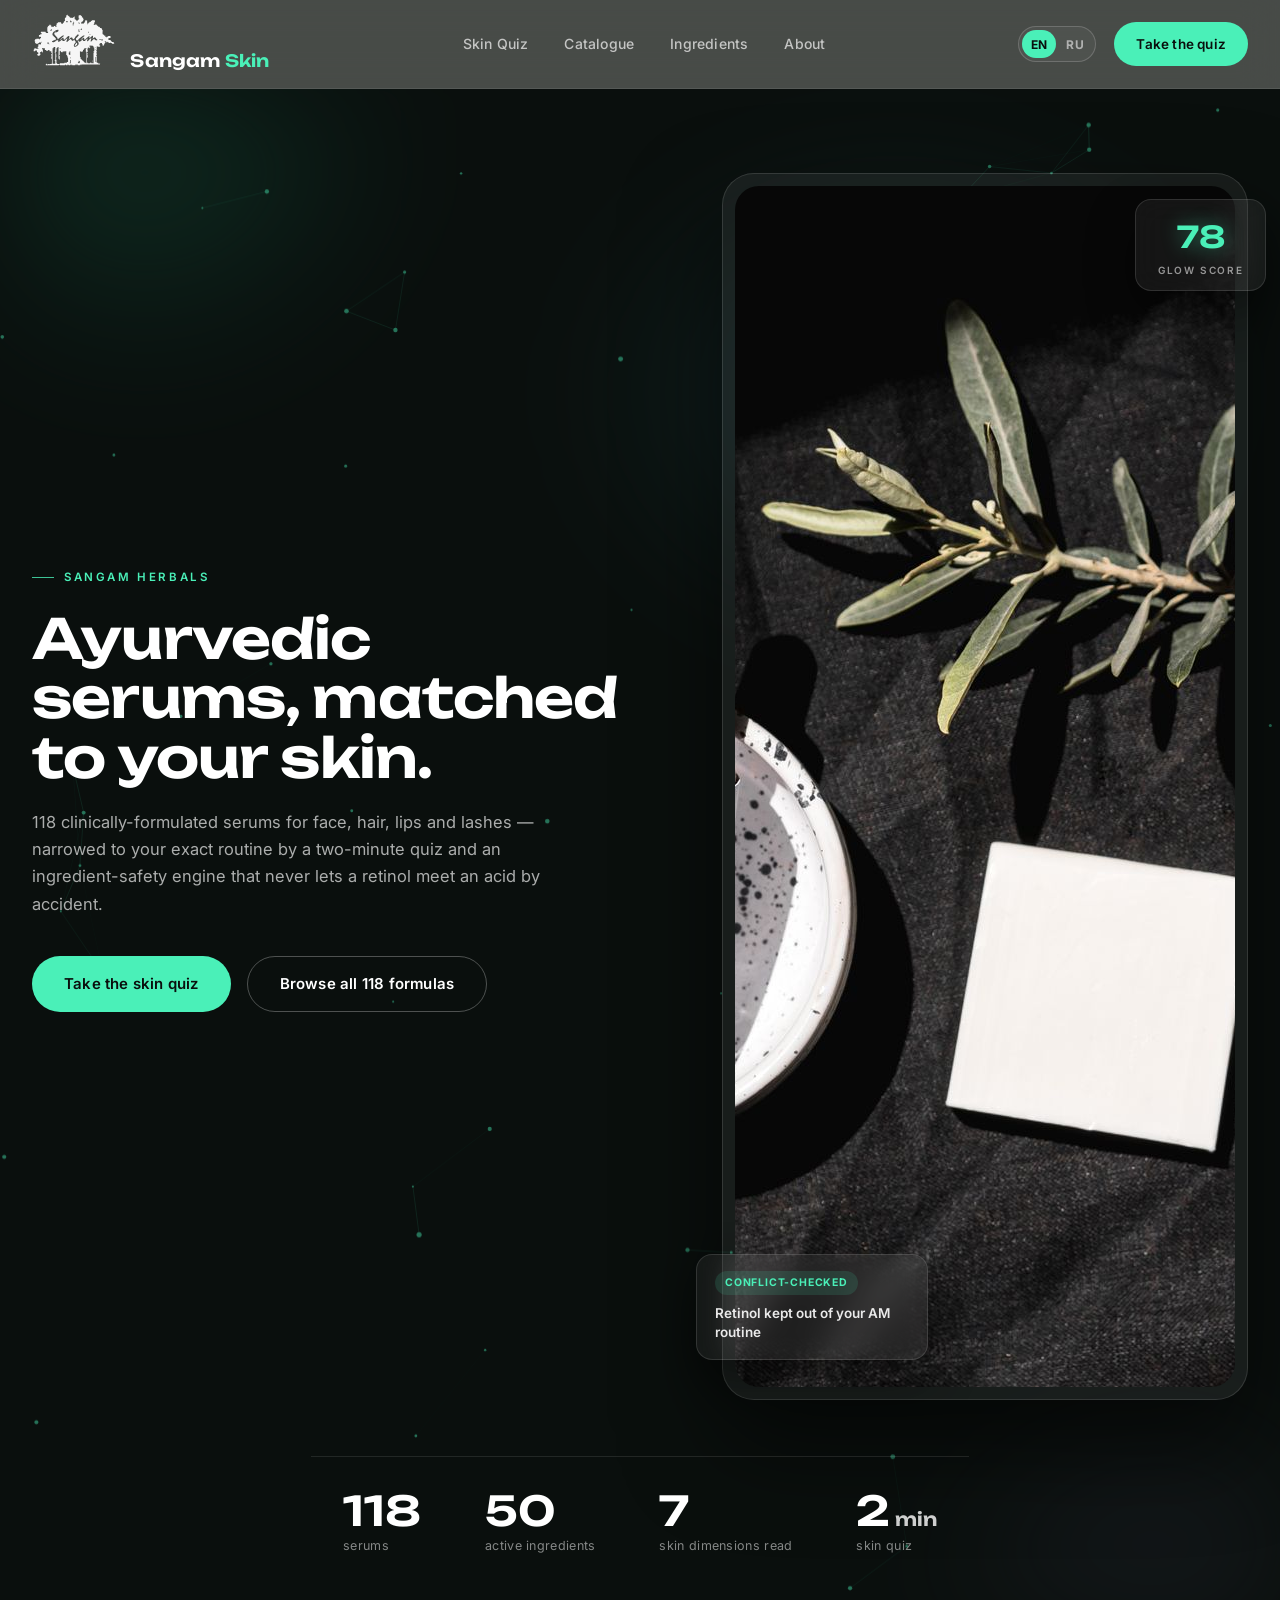
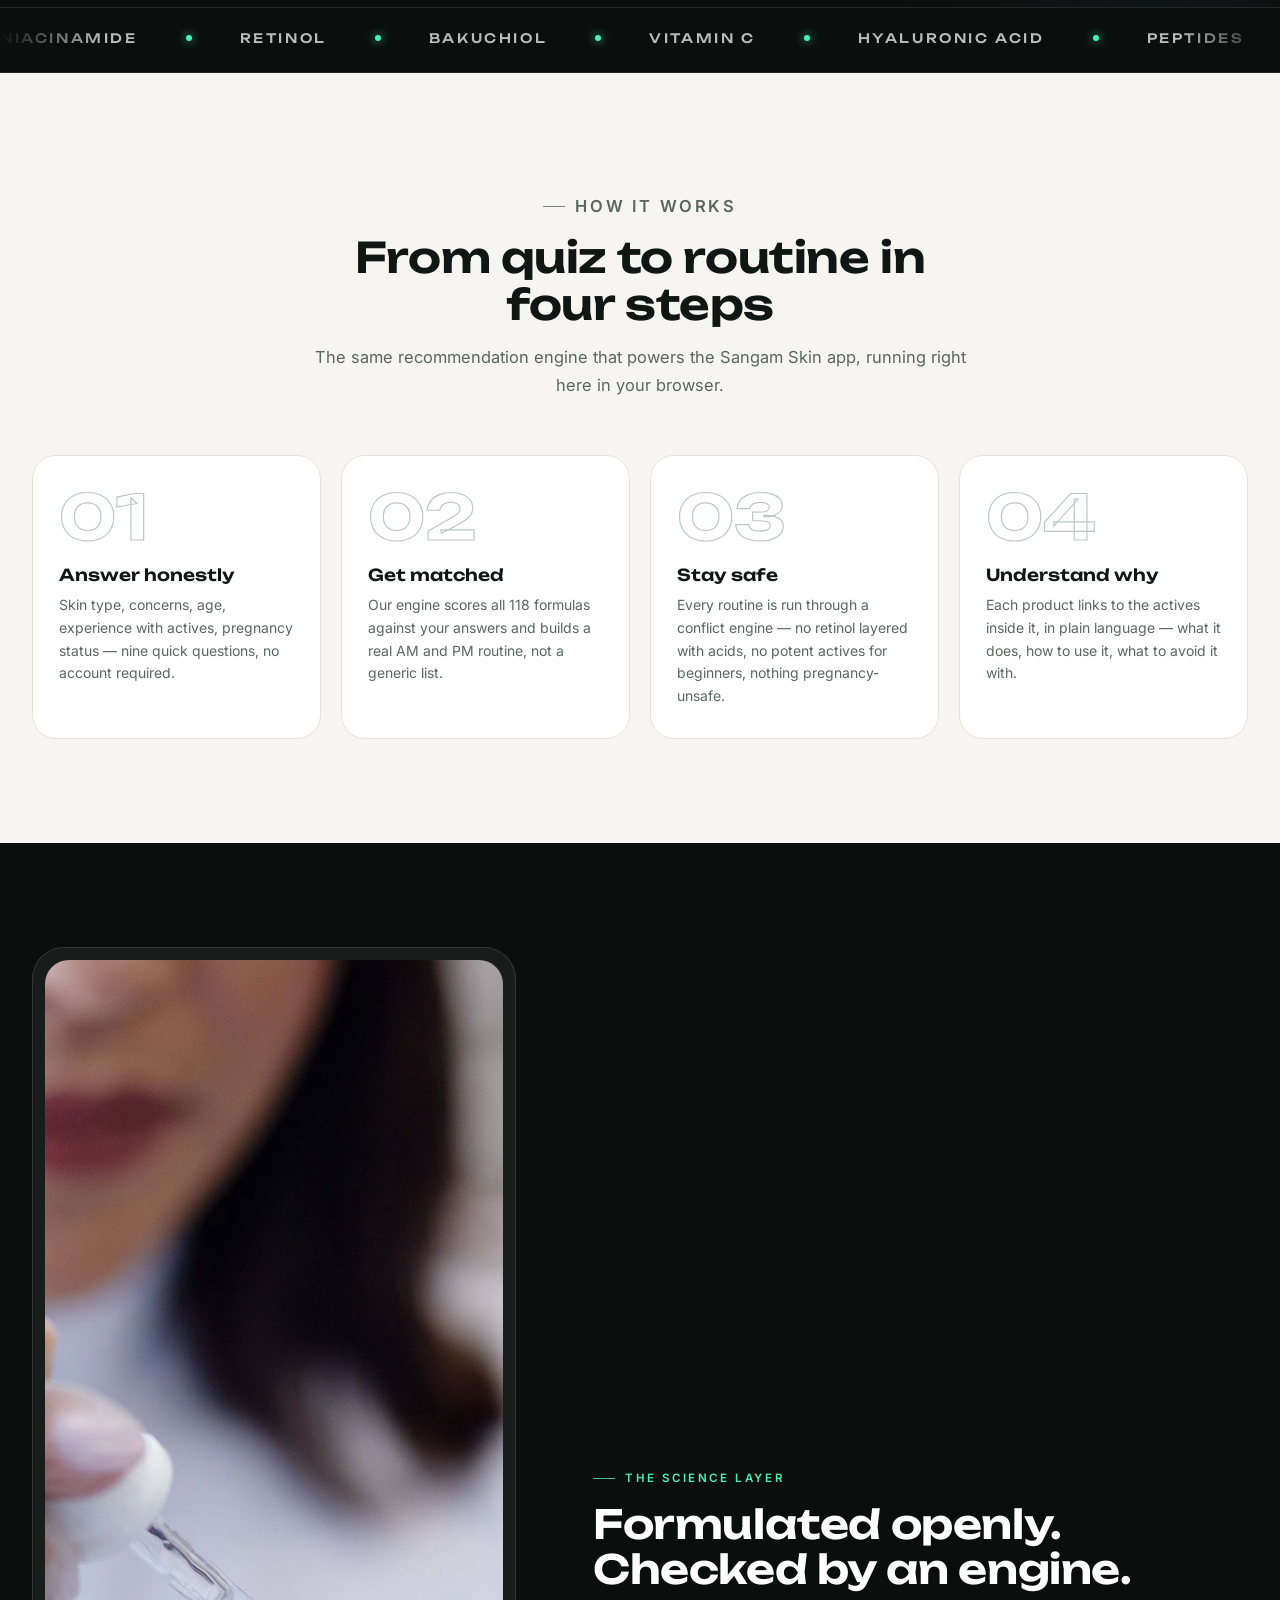
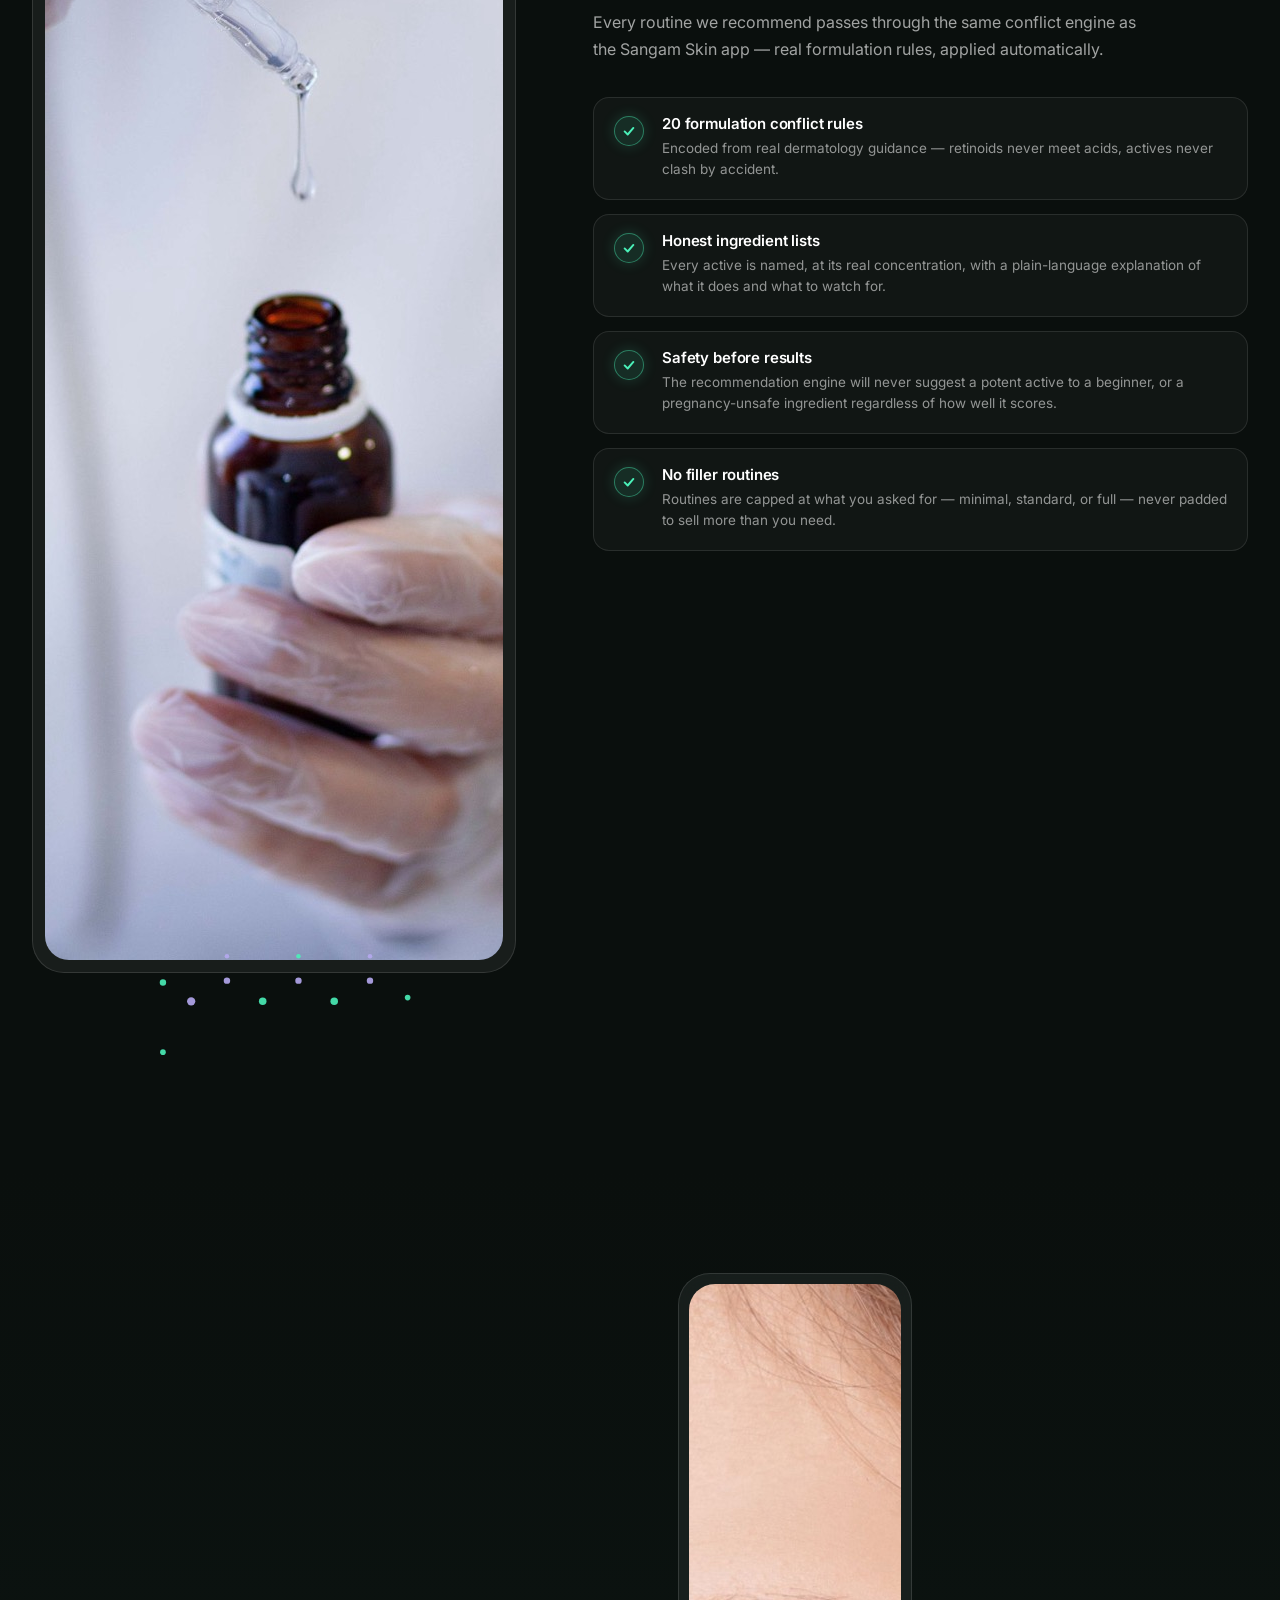
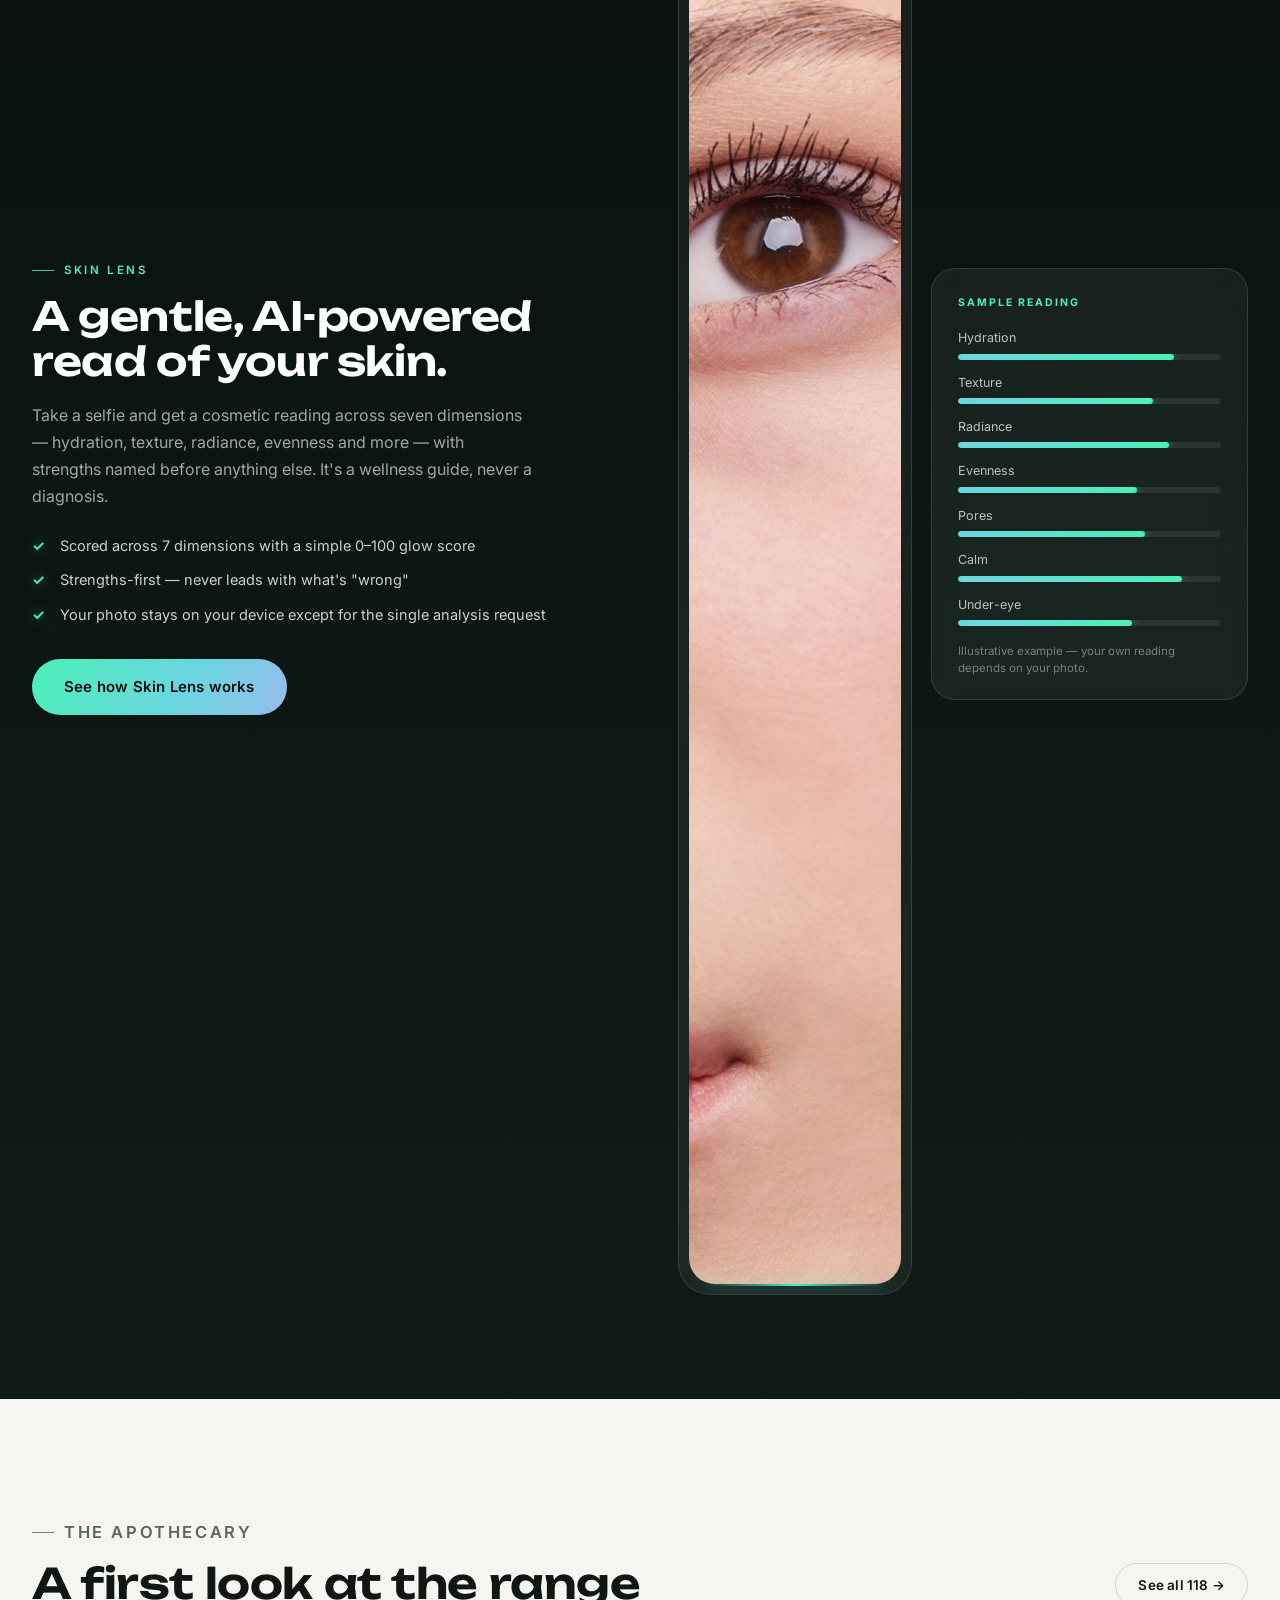
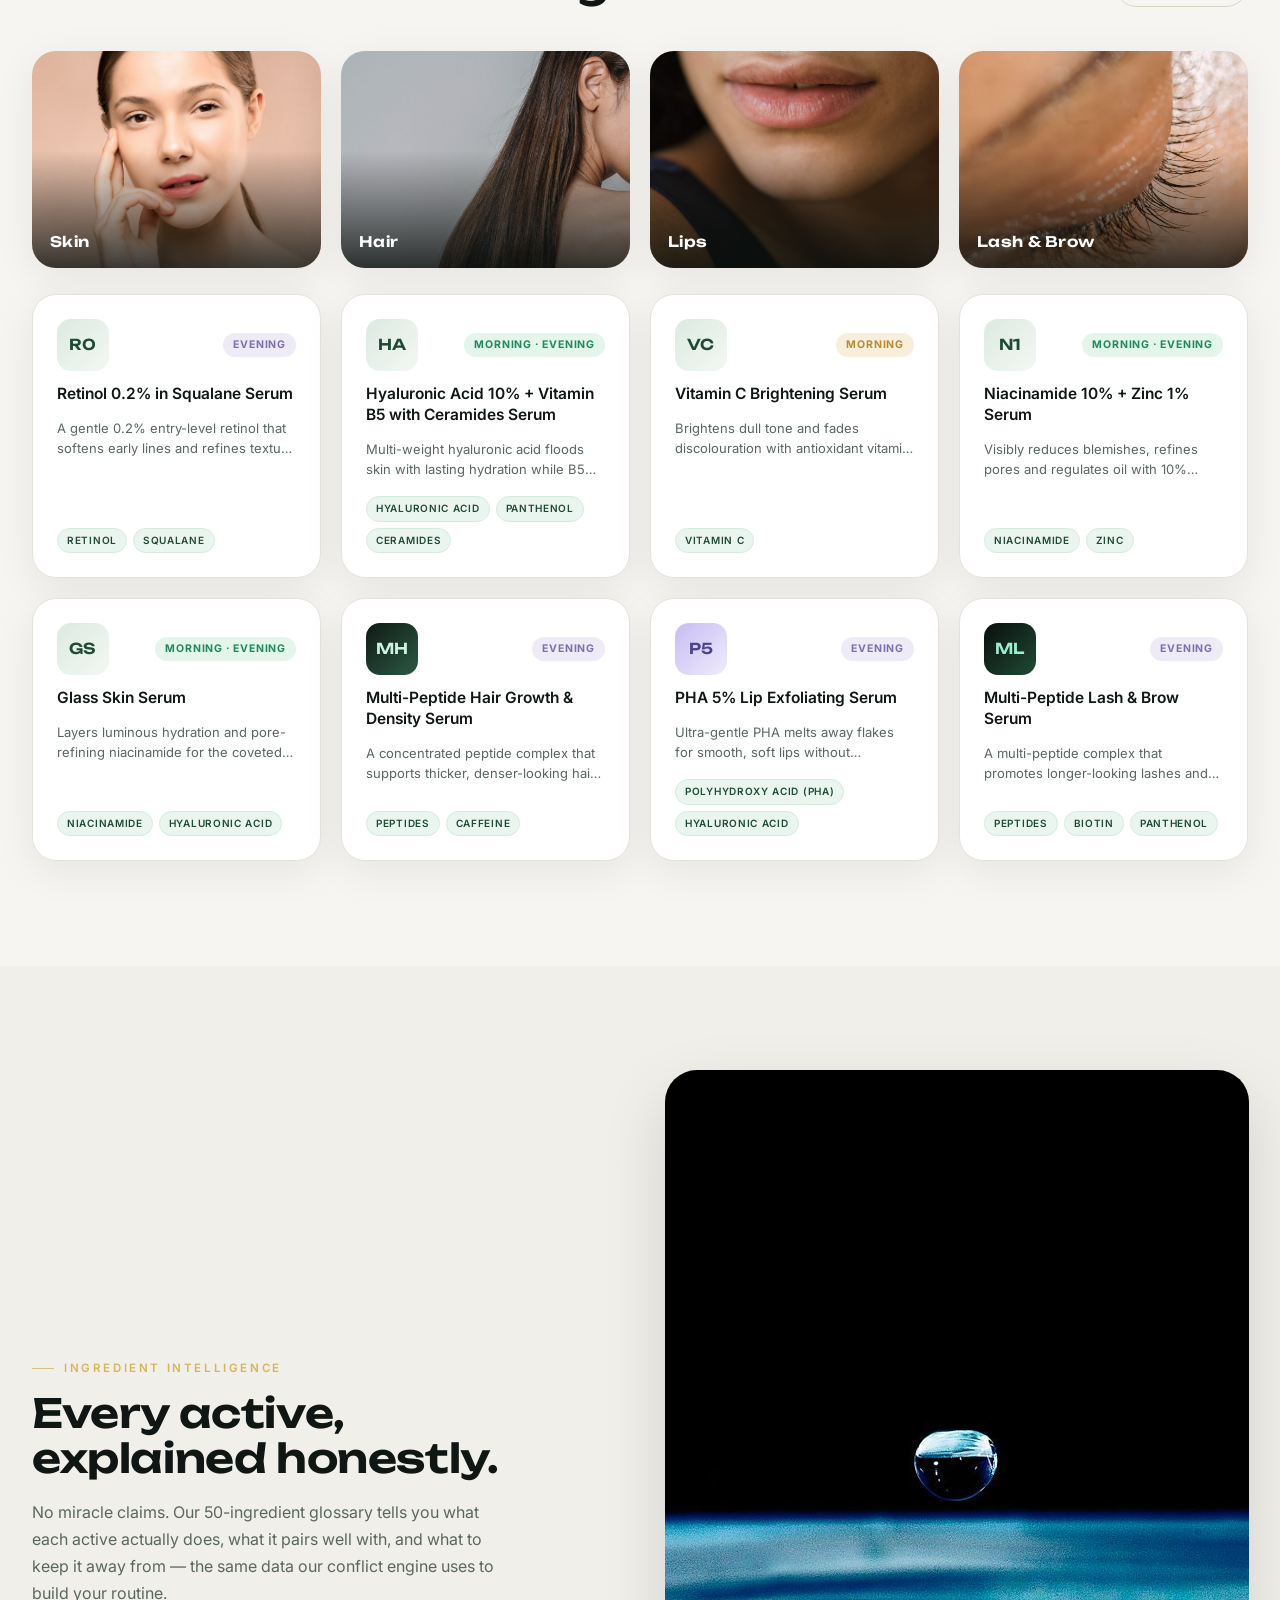
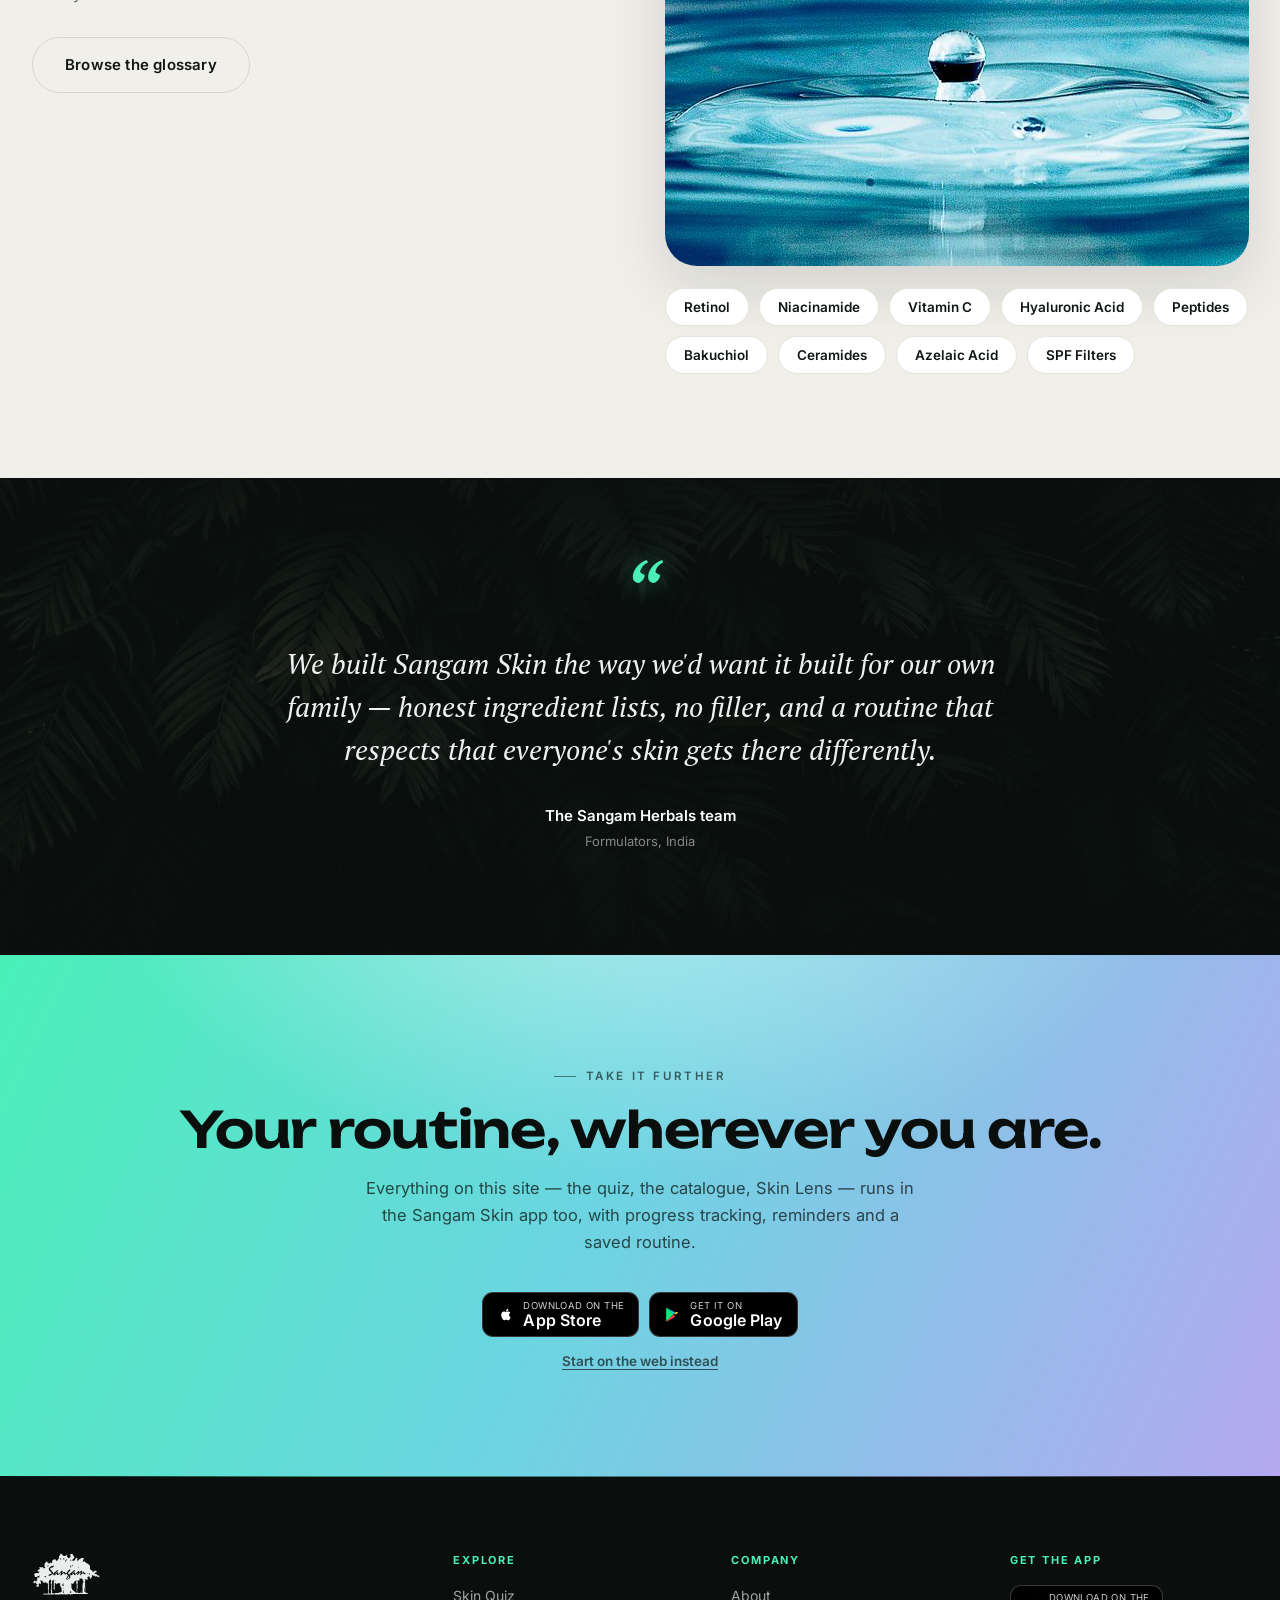
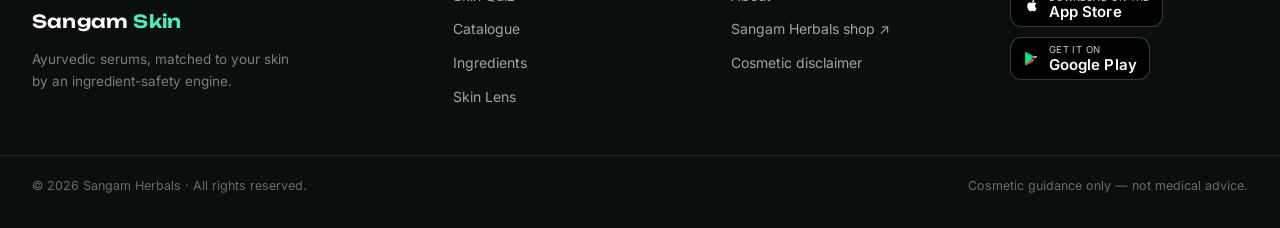
<file: index.html>
<!DOCTYPE html>
<html lang="en">
<head>
<meta charset="UTF-8" />
<meta name="viewport" content="width=device-width, initial-scale=1.0" />
<title>Sangam Skin — Ayurvedic Serums, Matched to Your Skin</title>
<meta name="description" content="118 clinically-formulated Ayurvedic serums. Take the two-minute skin quiz for a personalised AM/PM routine, built with an ingredient-safety engine." />
<meta name="theme-color" content="#0a0f0d" />
<link rel="canonical" href="https://skin.sangamherbals.com/" />
<link rel="alternate" hreflang="en" href="https://skin.sangamherbals.com/" />
<link rel="alternate" hreflang="ru" href="https://skin.sangamherbals.com/?lang=ru" />
<link rel="alternate" hreflang="x-default" href="https://skin.sangamherbals.com/" />
<meta name="robots" content="index, follow, max-image-preview:large" />

<!-- Open Graph / social -->
<meta property="og:type" content="website" />
<meta property="og:site_name" content="Sangam Skin" />
<meta property="og:title" content="Sangam Skin — Ayurvedic Serums, Matched to Your Skin" />
<meta property="og:description" content="Scan your skin with AI, get a skin score across seven signals, and a personalised Ayurvedic routine from 118 serums — kept safe by an ingredient-conflict engine." />
<meta property="og:url" content="https://skin.sangamherbals.com/" />
<meta property="og:image" content="https://skin.sangamherbals.com/assets/images/og-image.png" />
<meta property="og:image:width" content="1200" />
<meta property="og:image:height" content="630" />
<meta property="og:locale" content="en" />
<meta property="og:locale:alternate" content="ru" />
<meta name="twitter:card" content="summary_large_image" />
<meta name="twitter:title" content="Sangam Skin — Ayurvedic Serums, Matched to Your Skin" />
<meta name="twitter:description" content="Scan your skin with AI, get a skin score and a personalised Ayurvedic routine from 118 serums." />
<meta name="twitter:image" content="https://skin.sangamherbals.com/assets/images/og-image.png" />

<!-- Structured data (SEO + generative engines) -->
<script type="application/ld+json">
{
  "@context": "https://schema.org",
  "@graph": [
    {
      "@type": "Organization",
      "@id": "https://sangamherbals.com/#organization",
      "name": "Sangam Herbals",
      "url": "https://sangamherbals.com",
      "logo": "https://skin.sangamherbals.com/assets/images/sangam-logo@2x.png",
      "founder": { "@type": "Person", "name": "Dr. Praveen Rathi" },
      "sameAs": [
        "https://apps.apple.com/app/id6791218190",
        "https://play.google.com/store/apps/details?id=com.sangamherbals.skin"
      ]
    },
    {
      "@type": "WebSite",
      "@id": "https://skin.sangamherbals.com/#website",
      "name": "Sangam Skin",
      "url": "https://skin.sangamherbals.com",
      "inLanguage": ["en", "ru"],
      "publisher": { "@id": "https://sangamherbals.com/#organization" }
    },
    {
      "@type": "MobileApplication",
      "name": "Sangam Skin",
      "operatingSystem": "iOS, Android",
      "applicationCategory": "LifestyleApplication",
      "description": "Scan your skin with AI for a cosmetic skin score across seven signals, then get a personalised Ayurvedic serum routine built with an ingredient-safety engine. Cosmetic guidance only, not medical advice.",
      "url": "https://skin.sangamherbals.com",
      "offers": { "@type": "Offer", "price": "0", "priceCurrency": "USD" },
      "downloadUrl": [
        "https://apps.apple.com/app/id6791218190",
        "https://play.google.com/store/apps/details?id=com.sangamherbals.skin"
      ],
      "publisher": { "@id": "https://sangamherbals.com/#organization" }
    }
  ]
}
</script>
<link rel="icon" href="/assets/images/favicon.png" />
<link rel="preconnect" href="https://fonts.googleapis.com">
<link rel="preconnect" href="https://fonts.gstatic.com" crossorigin>
<link href="https://fonts.googleapis.com/css2?family=Unbounded:wght@500;600;700&family=Inter:wght@400;500;600;700&family=PT+Serif:ital@1&display=swap" rel="stylesheet">
<link rel="preload" as="image" href="/assets/images/photos/hero-serum.jpg" fetchpriority="high">
<link rel="stylesheet" href="/assets/css/tokens.css" />
<link rel="stylesheet" href="/assets/css/site.css" />
<link rel="stylesheet" href="/assets/css/home.css" />
</head>
<body>

<div id="site-header" data-active="home"></div>

<!-- ============================= 1 · HERO (dark lab) ============================= -->
<section class="hero section--dark">
  <div class="fx-aurora" aria-hidden="true"></div>
  <canvas class="hero__particles" data-particles data-particles-color="#4AF0B8" data-particles-count="55" aria-hidden="true"></canvas>

  <div class="container hero__inner">
    <div class="hero__copy">
      <p class="eyebrow" data-fx="up" data-i18n="hero_eyebrow"></p>
      <h1 class="hero__title" data-fx="up" data-fx-delay="90" data-i18n="hero_title"></h1>
      <p class="hero__sub" data-fx="up" data-fx-delay="180" data-i18n="hero_sub"></p>
      <div class="hero__ctas" data-fx="up" data-fx-delay="270">
        <a class="btn btn--primary fx-glow-pulse" href="/quiz.html" data-i18n="hero_cta_quiz"></a>
        <a class="btn btn--outline" href="/catalog.html" data-i18n="hero_cta_catalog"></a>
      </div>
    </div>

    <div class="hero__visual" data-fx="scale" data-fx-delay="200">
      <figure class="hero__frame glass">
        <img src="/assets/images/photos/hero-serum.jpg" alt="" width="1600" height="1201" fetchpriority="high" />
      </figure>
      <div class="hero__chip hero__chip--conflict glass">
        <span class="badge badge--ok" data-i18n="hero_float_badge"></span>
        <p data-i18n="hero_float_title"></p>
      </div>
      <div class="hero__chip hero__chip--score glass">
        <strong data-countup="78">0</strong>
        <span data-i18n="lens_mock_score_label"></span>
      </div>
    </div>
  </div>

  <div class="container hero__stats" data-fx="up" data-fx-delay="340">
    <div class="hero__stat">
      <strong data-countup="118">0</strong>
      <span data-i18n="hero_stat_products"></span>
    </div>
    <div class="hero__stat">
      <strong data-countup="50">0</strong>
      <span data-i18n="hero_stat_actives"></span>
    </div>
    <div class="hero__stat">
      <strong data-countup="7">0</strong>
      <span data-i18n="hero_stat_dimensions"></span>
    </div>
    <div class="hero__stat">
      <strong><b data-countup="2">0</b><em class="hero__min" data-i18n="hero_stat_min"></em></strong>
      <span data-i18n="hero_stat_quiz"></span>
    </div>
  </div>
</section>

<!-- ============================= 2 · INGREDIENT MARQUEE ============================= -->
<section class="marquee-strip section--dark" aria-hidden="true">
  <div id="ingredient-marquee"></div>
</section>

<!-- ============================= 3 · HOW IT WORKS (light) ============================= -->
<section class="section how section--light">
  <div class="container">
    <div class="section-head section-head--center" data-fx="up">
      <p class="eyebrow" data-i18n="how_eyebrow"></p>
      <h2 data-i18n="how_title"></h2>
      <p data-i18n="how_sub"></p>
    </div>
    <div class="how__grid">
      <article class="how__step" data-fx="up">
        <div class="how__num" aria-hidden="true">01</div>
        <h3 data-i18n="how_1_title"></h3>
        <p data-i18n="how_1_body"></p>
      </article>
      <article class="how__step" data-fx="up" data-fx-delay="90">
        <div class="how__num" aria-hidden="true">02</div>
        <h3 data-i18n="how_2_title"></h3>
        <p data-i18n="how_2_body"></p>
      </article>
      <article class="how__step" data-fx="up" data-fx-delay="180">
        <div class="how__num" aria-hidden="true">03</div>
        <h3 data-i18n="how_3_title"></h3>
        <p data-i18n="how_3_body"></p>
      </article>
      <article class="how__step" data-fx="up" data-fx-delay="270">
        <div class="how__num" aria-hidden="true">04</div>
        <h3 data-i18n="how_4_title"></h3>
        <p data-i18n="how_4_body"></p>
      </article>
    </div>
  </div>
</section>

<!-- ============================= 4 · SCIENCE / TRUST (dark) ============================= -->
<section class="section trust section--dark">
  <div class="container trust__inner">
    <figure class="trust__visual" data-fx="left">
      <div class="trust__frame glass">
        <img src="/assets/images/photos/lab-serum.jpg" alt="" loading="lazy" width="1106" height="1600" />
      </div>
      <svg class="trust__molecule" viewBox="0 0 340 130" fill="none" aria-hidden="true">
        <defs>
          <linearGradient id="mol-grad" x1="0" y1="0" x2="340" y2="0" gradientUnits="userSpaceOnUse">
            <stop offset="0" stop-color="#4AF0B8"/>
            <stop offset="0.5" stop-color="#6BD5E1"/>
            <stop offset="1" stop-color="#B5A8F0"/>
          </linearGradient>
        </defs>
        <path pathLength="1" d="M22 62 L52 42 L82 62 L82 96 L52 116 L22 96 Z" stroke="url(#mol-grad)" stroke-width="1.4"/>
        <path pathLength="1" d="M82 62 L120 40 L158 62 L196 40 L234 62 L272 40 L312 58" stroke="url(#mol-grad)" stroke-width="1.4"/>
        <path pathLength="1" d="M120 40 L120 14 M196 40 L196 14 M272 40 L272 14" stroke="url(#mol-grad)" stroke-width="1.2"/>
        <circle cx="52" cy="42" r="3.4"/><circle cx="82" cy="62" r="4.4"/><circle cx="52" cy="116" r="3"/>
        <circle cx="120" cy="40" r="3.4"/><circle cx="158" cy="62" r="4"/><circle cx="196" cy="40" r="3.4"/>
        <circle cx="234" cy="62" r="4"/><circle cx="272" cy="40" r="3.4"/><circle cx="312" cy="58" r="3"/>
        <circle cx="120" cy="14" r="2.4"/><circle cx="196" cy="14" r="2.4"/><circle cx="272" cy="14" r="2.4"/>
      </svg>
    </figure>

    <div class="trust__copy">
      <p class="eyebrow" data-fx="up" data-i18n="trust_eyebrow"></p>
      <h2 data-fx="up" data-fx-delay="80" data-i18n="trust_title"></h2>
      <p class="trust__body" data-fx="up" data-fx-delay="160" data-i18n="trust_body"></p>
      <ul class="trust__rows">
        <li data-fx="up" data-fx-delay="120">
          <span class="trust__check" aria-hidden="true"><svg viewBox="0 0 16 16"><path pathLength="1" d="M3 8.5 6.5 12 13 4.5"/></svg></span>
          <div>
            <h3 data-i18n="trust_row_engine_title"></h3>
            <p data-i18n="trust_row_engine_body"></p>
          </div>
        </li>
        <li data-fx="up" data-fx-delay="200">
          <span class="trust__check" aria-hidden="true"><svg viewBox="0 0 16 16"><path pathLength="1" d="M3 8.5 6.5 12 13 4.5"/></svg></span>
          <div>
            <h3 data-i18n="about_approach_1_title"></h3>
            <p data-i18n="about_approach_1_body"></p>
          </div>
        </li>
        <li data-fx="up" data-fx-delay="280">
          <span class="trust__check" aria-hidden="true"><svg viewBox="0 0 16 16"><path pathLength="1" d="M3 8.5 6.5 12 13 4.5"/></svg></span>
          <div>
            <h3 data-i18n="about_approach_2_title"></h3>
            <p data-i18n="about_approach_2_body"></p>
          </div>
        </li>
        <li data-fx="up" data-fx-delay="360">
          <span class="trust__check" aria-hidden="true"><svg viewBox="0 0 16 16"><path pathLength="1" d="M3 8.5 6.5 12 13 4.5"/></svg></span>
          <div>
            <h3 data-i18n="about_approach_3_title"></h3>
            <p data-i18n="about_approach_3_body"></p>
          </div>
        </li>
      </ul>
    </div>
  </div>
</section>

<!-- ============================= 5 · SKIN LENS DEMO (dark) ============================= -->
<section class="section lens-demo section--dark">
  <div class="container lens-demo__inner">
    <div class="lens-demo__copy">
      <p class="eyebrow" data-fx="up" data-i18n="lens_eyebrow"></p>
      <h2 data-fx="up" data-fx-delay="80" data-i18n="lens_title"></h2>
      <p class="lens-demo__body" data-fx="up" data-fx-delay="160" data-i18n="lens_body"></p>
      <ul class="lens-demo__points" data-fx="up" data-fx-delay="240">
        <li data-i18n="lens_point_1"></li>
        <li data-i18n="lens_point_2"></li>
        <li data-i18n="lens_point_3"></li>
      </ul>
      <a class="btn btn--accent" href="/lens.html" data-fx="up" data-fx-delay="320" data-i18n="lens_cta"></a>
    </div>

    <div class="lens-demo__panel">
      <figure class="lens-demo__face glass" data-fx="scale">
        <img src="/assets/images/photos/face-glow.jpg" alt="" loading="lazy" width="1068" height="1600" />
        <div class="lens-demo__scan" aria-hidden="true"></div>
      </figure>
      <div class="lens-demo__bars glass" data-fx="up" data-fx-delay="140">
        <p class="lens-demo__label" data-i18n="lens_dims_label"></p>
        <div class="lens-bar"><span data-i18n="lens_dim_hydration"></span><div class="lens-bar__track"><i style="--w:82%"></i></div></div>
        <div class="lens-bar"><span data-i18n="lens_dim_texture"></span><div class="lens-bar__track"><i style="--w:74%"></i></div></div>
        <div class="lens-bar"><span data-i18n="lens_dim_radiance"></span><div class="lens-bar__track"><i style="--w:80%"></i></div></div>
        <div class="lens-bar"><span data-i18n="lens_dim_evenness"></span><div class="lens-bar__track"><i style="--w:68%"></i></div></div>
        <div class="lens-bar"><span data-i18n="lens_dim_pores"></span><div class="lens-bar__track"><i style="--w:71%"></i></div></div>
        <div class="lens-bar"><span data-i18n="lens_dim_redness"></span><div class="lens-bar__track"><i style="--w:85%"></i></div></div>
        <div class="lens-bar"><span data-i18n="lens_dim_eye"></span><div class="lens-bar__track"><i style="--w:66%"></i></div></div>
        <p class="lens-demo__note" data-i18n="lens_dims_note"></p>
      </div>
    </div>
  </div>
</section>

<!-- ============================= 6 · FEATURED PRODUCTS (light) ============================= -->
<section class="section featured section--light">
  <div class="container">
    <div class="section-head featured__head" data-fx="up">
      <div>
        <p class="eyebrow" data-i18n="featured_eyebrow"></p>
        <h2 data-i18n="featured_title"></h2>
      </div>
      <a class="btn btn--outline btn--sm" href="/catalog.html" data-i18n="featured_see_all"></a>
    </div>

    <div class="featured__cats">
      <a class="featured__cat" href="/catalog.html" data-fx="up">
        <img src="/assets/images/photos/cat-skin.jpg" alt="" loading="lazy" width="1284" height="1600" />
        <span data-i18n="cat_skin"></span>
      </a>
      <a class="featured__cat" href="/catalog.html" data-fx="up" data-fx-delay="80">
        <img src="/assets/images/photos/cat-hair.jpg" alt="" loading="lazy" width="1066" height="1600" />
        <span data-i18n="cat_hair"></span>
      </a>
      <a class="featured__cat" href="/catalog.html" data-fx="up" data-fx-delay="160">
        <img src="/assets/images/photos/cat-lips.jpg" alt="" loading="lazy" width="1066" height="1600" />
        <span data-i18n="cat_lips"></span>
      </a>
      <a class="featured__cat" href="/catalog.html" data-fx="up" data-fx-delay="240">
        <img src="/assets/images/photos/cat-lash.jpg" alt="" loading="lazy" width="1066" height="1600" />
        <span data-i18n="cat_lash"></span>
      </a>
    </div>

    <div class="product-grid" id="featured-grid"></div>
  </div>
</section>

<!-- ============================= 7 · INGREDIENT INTELLIGENCE (light) ============================= -->
<section class="section science section--light">
  <div class="container science__inner">
    <div class="science__copy" data-fx="up">
      <p class="eyebrow" data-i18n="science_eyebrow"></p>
      <h2 data-i18n="science_title"></h2>
      <p class="science__body" data-i18n="science_body"></p>
      <a class="btn btn--outline" href="/ingredients.html" data-i18n="science_cta"></a>
    </div>
    <div class="science__side" data-fx="right" data-fx-delay="120">
      <figure class="science__img">
        <img src="/assets/images/photos/water-drop.jpg" alt="" loading="lazy" width="1600" height="796" />
      </figure>
      <div class="science__pills">
        <span class="chip" data-i18n="pill_retinol"></span>
        <span class="chip" data-i18n="pill_niacinamide"></span>
        <span class="chip" data-i18n="pill_vitc"></span>
        <span class="chip" data-i18n="pill_ha"></span>
        <span class="chip" data-i18n="pill_peptides"></span>
        <span class="chip" data-i18n="pill_bakuchiol"></span>
        <span class="chip" data-i18n="pill_ceramides"></span>
        <span class="chip" data-i18n="pill_azelaic"></span>
        <span class="chip" data-i18n="pill_spf"></span>
      </div>
    </div>
  </div>
</section>

<!-- ============================= 8 · FOUNDER QUOTE (dark band) ============================= -->
<section class="section founder section--dark">
  <img class="founder__bg" src="/assets/images/photos/leaves-dark.jpg" alt="" loading="lazy" width="1600" height="1067" aria-hidden="true" />
  <div class="container founder__inner" data-fx="up">
    <p class="founder__mark" aria-hidden="true">“</p>
    <blockquote class="founder__quote" data-i18n="founder_quote"></blockquote>
    <p class="founder__name" data-i18n="founder_name"></p>
    <p class="founder__role" data-i18n="founder_role"></p>
  </div>
</section>

<!-- ============================= 9 · FINAL CTA (iridescent band) ============================= -->
<section class="section appcta">
  <div class="container appcta__inner" data-fx="up">
    <p class="eyebrow" data-i18n="appcta_eyebrow"></p>
    <h2 data-i18n="appcta_title"></h2>
    <p class="appcta__body" data-i18n="appcta_body"></p>
    <div class="appcta__ctas">
      <div class="store-badges">
        <a class="store-badge" href="https://apps.apple.com/app/id6791218190" target="_blank" rel="noopener" aria-label="Download Sangam Skin on the App Store">
          <svg class="store-badge__glyph" viewBox="0 0 24 24" aria-hidden="true"><path fill="currentColor" d="M17.05 12.54c-.02-2.06 1.68-3.05 1.76-3.1-.96-1.4-2.45-1.6-2.98-1.62-1.27-.13-2.48.75-3.12.75-.64 0-1.64-.73-2.7-.71-1.39.02-2.67.81-3.38 2.05-1.44 2.5-.37 6.2 1.03 8.23.69.99 1.51 2.11 2.58 2.07 1.04-.04 1.43-.67 2.68-.67 1.25 0 1.6.67 2.7.65 1.11-.02 1.82-1.01 2.5-2.01.79-1.15 1.11-2.27 1.13-2.33-.02-.01-2.17-.83-2.2-3.3zM15.1 6.6c.57-.69.95-1.65.85-2.6-.82.03-1.81.54-2.4 1.23-.53.6-.99 1.58-.87 2.51.91.07 1.85-.46 2.42-1.14z"/></svg>
          <span class="store-badge__text"><small>Download on the</small><strong>App Store</strong></span>
        </a>
        <a class="store-badge" href="https://play.google.com/store/apps/details?id=com.sangamherbals.skin" target="_blank" rel="noopener" aria-label="Get Sangam Skin on Google Play">
          <svg class="store-badge__glyph" viewBox="0 0 24 24" aria-hidden="true"><path fill="#00D3FF" d="M3.6 2.3 13 11.7l2.6-2.6z"/><path fill="#FFCE00" d="m17.1 8.3-3.1 1.8L16.1 12l3-1.7c.8-.5.8-1.5 0-2z"/><path fill="#00F076" d="M3.6 2.3 13.4 12l-9.8 9.7c-.3-.2-.5-.6-.5-1.1V3.4c0-.5.2-.9.5-1.1z"/><path fill="#FF3945" d="M13.4 12 3.6 21.7c.4.2.9.2 1.4-.1l11.1-6.5z"/></svg>
          <span class="store-badge__text"><small>GET IT ON</small><strong>Google Play</strong></span>
        </a>
      </div>
      <a class="appcta__web-link" href="/quiz.html" data-i18n="appcta_cta_web"></a>
    </div>
  </div>
</section>

<div id="site-footer"></div>

<script src="/data/products.js"></script>
<script src="/data/ingredients.js"></script>
<script src="/data/conflicts.js"></script>
<script src="/assets/js/i18n.js"></script>
<script src="/assets/js/chrome.js"></script>
<script src="/assets/js/home.js"></script>
<script src="/assets/js/fx.js"></script>
<script src="/assets/js/protect.js"></script>
</body>
</html>
</file>
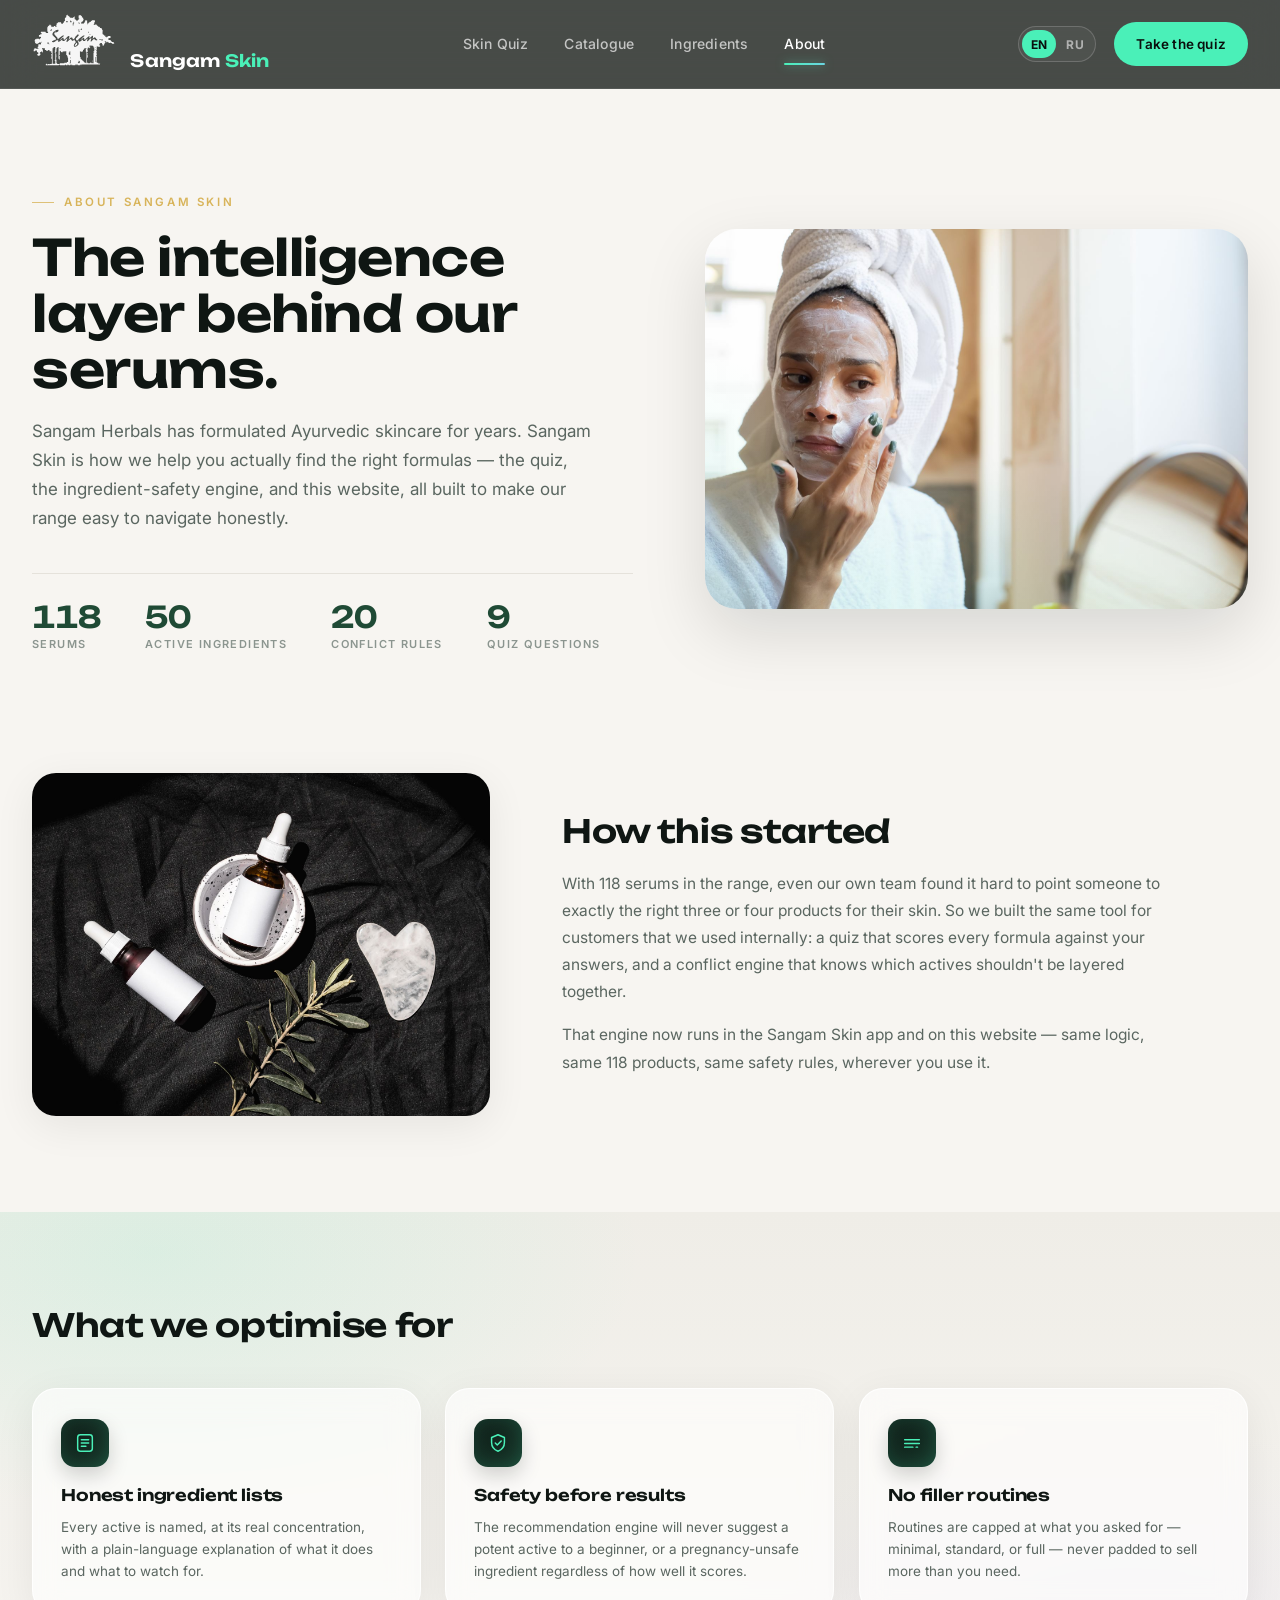
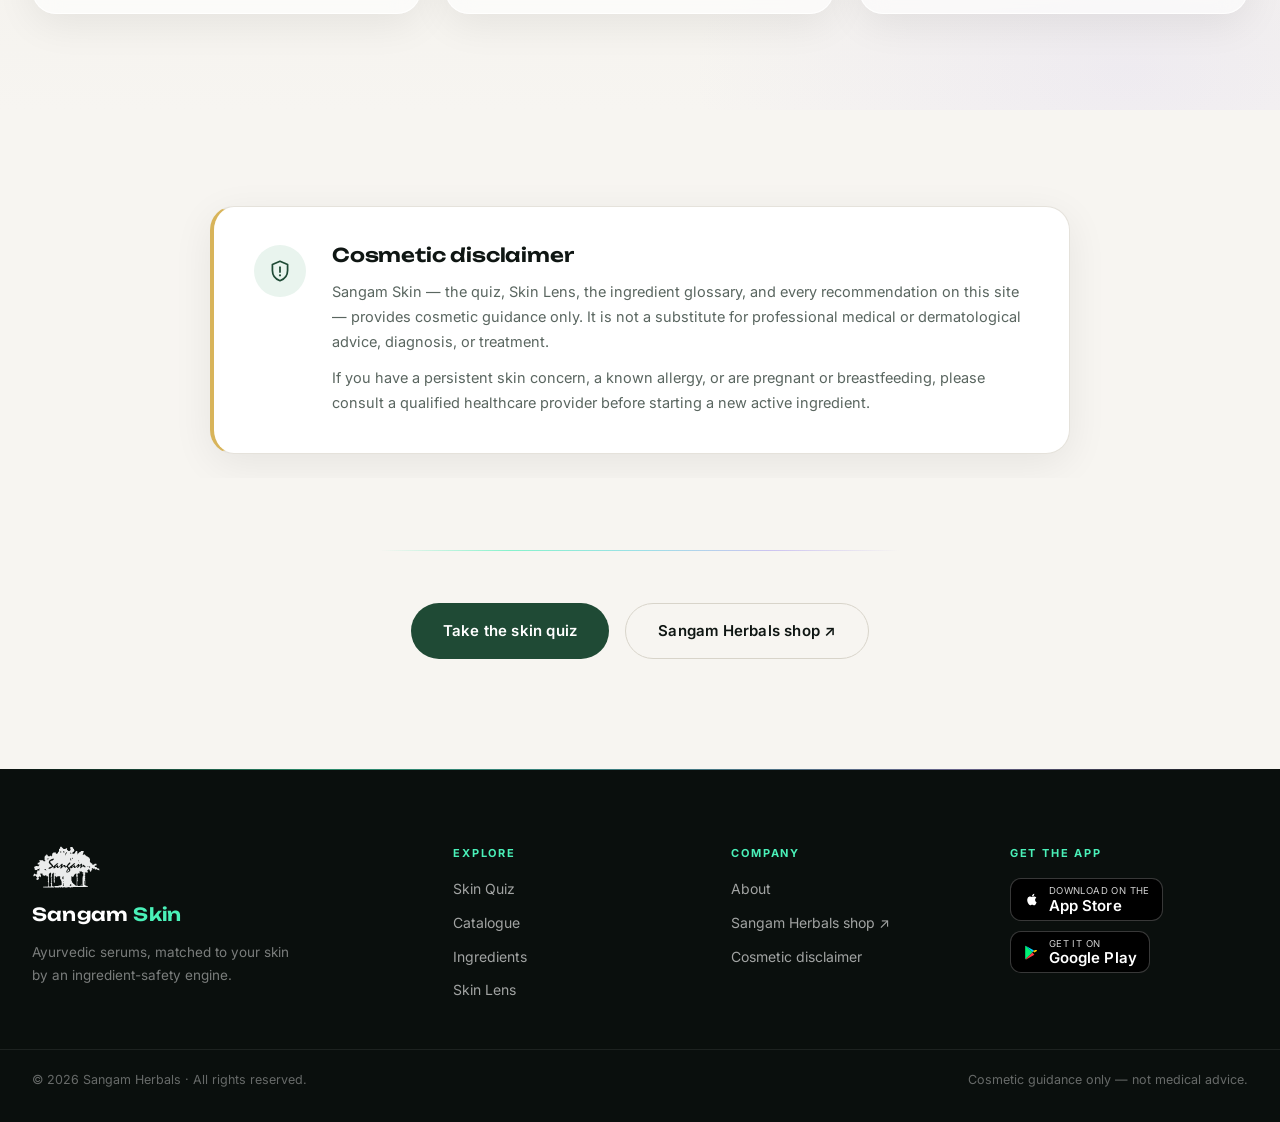
<file: about.html>
<!DOCTYPE html>
<html lang="en">
<head>
<meta charset="UTF-8" />
<meta name="viewport" content="width=device-width, initial-scale=1.0" />
<title>About — Sangam Skin</title>
<meta name="description" content="About Sangam Skin — the intelligence layer behind Sangam Herbals' 118 Ayurvedic serums." />
<link rel="canonical" href="https://skin.sangamherbals.com/about.html" />
<link rel="alternate" hreflang="en" href="https://skin.sangamherbals.com/about.html" />
<link rel="alternate" hreflang="ru" href="https://skin.sangamherbals.com/about.html?lang=ru" />
<link rel="alternate" hreflang="x-default" href="https://skin.sangamherbals.com/about.html" />
<meta name="robots" content="index, follow, max-image-preview:large" />
<meta property="og:type" content="website" />
<meta property="og:site_name" content="Sangam Skin" />
<meta property="og:title" content="About — Sangam Skin" />
<meta property="og:description" content="About Sangam Skin — the intelligence layer behind Sangam Herbals&#x27; 118 Ayurvedic serums." />
<meta property="og:url" content="https://skin.sangamherbals.com/about.html" />
<meta property="og:image" content="https://skin.sangamherbals.com/assets/images/og-image.png" />
<meta property="og:locale" content="en" />
<meta property="og:locale:alternate" content="ru" />
<meta name="twitter:card" content="summary_large_image" />
<meta name="twitter:title" content="About — Sangam Skin" />
<meta name="twitter:description" content="About Sangam Skin — the intelligence layer behind Sangam Herbals&#x27; 118 Ayurvedic serums." />
<meta name="twitter:image" content="https://skin.sangamherbals.com/assets/images/og-image.png" />
<link rel="icon" href="/assets/images/favicon.png" />
<link rel="preconnect" href="https://fonts.googleapis.com">
<link rel="preconnect" href="https://fonts.gstatic.com" crossorigin>
<link href="https://fonts.googleapis.com/css2?family=Unbounded:wght@500;600;700&family=Inter:wght@400;500;600;700&family=PT+Serif:ital@1&display=swap" rel="stylesheet">
<link rel="stylesheet" href="/assets/css/tokens.css" />
<link rel="stylesheet" href="/assets/css/site.css" />
<link rel="stylesheet" href="/assets/css/about.css" />
</head>
<body>

<div id="site-header" data-active="about"></div>

<main class="aboutx">

  <!-- ============ hero — editorial-clinical, light ============ -->
  <section class="aboutx-hero section--light">
    <div class="container aboutx-hero__grid">
      <div class="aboutx-hero__copy">
        <p class="eyebrow" data-fx="up" data-i18n="about_eyebrow"></p>
        <h1 data-fx="up" data-fx-delay="80" data-i18n="about_title"></h1>
        <p class="aboutx-lede" data-fx="up" data-fx-delay="160" data-i18n="about_lede"></p>
        <div class="aboutx-stats" data-fx="up" data-fx-delay="240">
          <div class="aboutx-stat">
            <span class="aboutx-stat__num" data-countup="118">0</span>
            <span class="aboutx-stat__label" data-i18n="hero_stat_products"></span>
          </div>
          <div class="aboutx-stat">
            <span class="aboutx-stat__num" data-countup="50">0</span>
            <span class="aboutx-stat__label" data-i18n="hero_stat_actives"></span>
          </div>
          <div class="aboutx-stat">
            <span class="aboutx-stat__num" data-countup="20">0</span>
            <span class="aboutx-stat__label" data-i18n="about_stat_rules"></span>
          </div>
          <div class="aboutx-stat">
            <span class="aboutx-stat__num" data-countup="9">0</span>
            <span class="aboutx-stat__label" data-i18n="about_stat_questions"></span>
          </div>
        </div>
      </div>
      <figure class="aboutx-hero__media" data-fx="scale" data-fx-delay="140">
        <img src="/assets/images/photos/application.jpg" data-i18n-attr="alt:about_img_alt_hero" alt="" />
        <span class="aboutx-hero__media-glow" aria-hidden="true"></span>
      </figure>
    </div>
  </section>

  <!-- ============ story ============ -->
  <section class="aboutx-story section--light">
    <div class="container aboutx-story__grid">
      <figure class="aboutx-story__media" data-fx="left">
        <img src="/assets/images/photos/serum-glass.jpg" loading="lazy" data-i18n-attr="alt:about_img_alt_story" alt="" />
      </figure>
      <div class="aboutx-story__copy" data-fx="right" data-fx-delay="100">
        <h2 data-i18n="about_story_title"></h2>
        <p data-i18n="about_story_p1"></p>
        <p data-i18n="about_story_p2"></p>
      </div>
    </div>
  </section>

  <!-- ============ what we optimise for — glass cards, mint icons ============ -->
  <section class="aboutx-approach">
    <div class="container">
      <h2 class="aboutx-approach__title" data-fx="up" data-i18n="about_approach_title"></h2>
      <div class="aboutx-cards">

        <article class="aboutx-card" data-fx="up" data-fx-delay="0">
          <span class="aboutx-card__icon" aria-hidden="true">
            <!-- honest ingredient lists: labelled list -->
            <svg width="22" height="22" viewBox="0 0 24 24" fill="none">
              <rect x="4" y="3" width="16" height="18" rx="3" stroke="#4AF0B8" stroke-width="1.6"/>
              <path d="M8 8.5h8M8 12h8M8 15.5h5" stroke="#4AF0B8" stroke-width="1.6" stroke-linecap="round"/>
            </svg>
          </span>
          <h3 data-i18n="about_approach_1_title"></h3>
          <p data-i18n="about_approach_1_body"></p>
        </article>

        <article class="aboutx-card" data-fx="up" data-fx-delay="110">
          <span class="aboutx-card__icon" aria-hidden="true">
            <!-- safety before results: shield + check -->
            <svg width="22" height="22" viewBox="0 0 24 24" fill="none">
              <path d="M12 3l7 3v5.5c0 4.4-3 8-7 9.5-4-1.5-7-5.1-7-9.5V6l7-3z" stroke="#4AF0B8" stroke-width="1.6" stroke-linejoin="round"/>
              <path d="M9 12l2.2 2.2L15.5 9.9" stroke="#4AF0B8" stroke-width="1.6" stroke-linecap="round" stroke-linejoin="round"/>
            </svg>
          </span>
          <h3 data-i18n="about_approach_2_title"></h3>
          <p data-i18n="about_approach_2_body"></p>
        </article>

        <article class="aboutx-card" data-fx="up" data-fx-delay="220">
          <span class="aboutx-card__icon" aria-hidden="true">
            <!-- no filler routines: capped layers -->
            <svg width="22" height="22" viewBox="0 0 24 24" fill="none">
              <path d="M4 8.5h16M4 12.5h16" stroke="#4AF0B8" stroke-width="1.6" stroke-linecap="round"/>
              <path d="M4 16.5h9" stroke="#4AF0B8" stroke-width="1.6" stroke-linecap="round"/>
              <path d="M16.5 16.5h3.5" stroke="#4AF0B8" stroke-width="1.6" stroke-linecap="round" stroke-dasharray="1.5 3"/>
            </svg>
          </span>
          <h3 data-i18n="about_approach_3_title"></h3>
          <p data-i18n="about_approach_3_body"></p>
        </article>

      </div>
    </div>
  </section>

  <!-- ============ cosmetic disclaimer — the trust block ============ -->
  <section class="aboutx-trust section--light">
    <div class="container">
      <section class="aboutx-disclaimer" id="disclaimer" data-fx="up">
        <span class="aboutx-disclaimer__icon" aria-hidden="true">
          <svg width="26" height="26" viewBox="0 0 24 24" fill="none">
            <path d="M12 3l7 3v5.5c0 4.4-3 8-7 9.5-4-1.5-7-5.1-7-9.5V6l7-3z" stroke="#1F4A35" stroke-width="1.6" stroke-linejoin="round"/>
            <path d="M12 8.5v4.5" stroke="#1F4A35" stroke-width="1.6" stroke-linecap="round"/>
            <circle cx="12" cy="16" r="1" fill="#1F4A35"/>
          </svg>
        </span>
        <div class="aboutx-disclaimer__body">
          <h2 data-i18n="about_disclaimer_title"></h2>
          <p data-i18n="about_disclaimer_p1"></p>
          <p data-i18n="about_disclaimer_p2"></p>
        </div>
      </section>
    </div>
  </section>

  <!-- ============ CTA ============ -->
  <section class="aboutx-cta section--light">
    <div class="container aboutx-cta__inner">
      <hr class="line-iris" aria-hidden="true" />
      <div class="aboutx-cta__btns" data-fx="up">
        <a class="btn btn--primary" href="/quiz.html" data-i18n="hero_cta_quiz"></a>
        <a class="btn btn--outline" href="https://sangamherbals.com" target="_blank" rel="noopener" data-i18n="footer_main_site"></a>
      </div>
    </div>
  </section>

</main>

<div id="site-footer"></div>

<script src="/assets/js/i18n.js"></script>
<script src="/assets/js/chrome.js"></script>
<script src="/assets/js/fx.js"></script>
<script src="/assets/js/protect.js"></script>
</body>
</html>
</file>
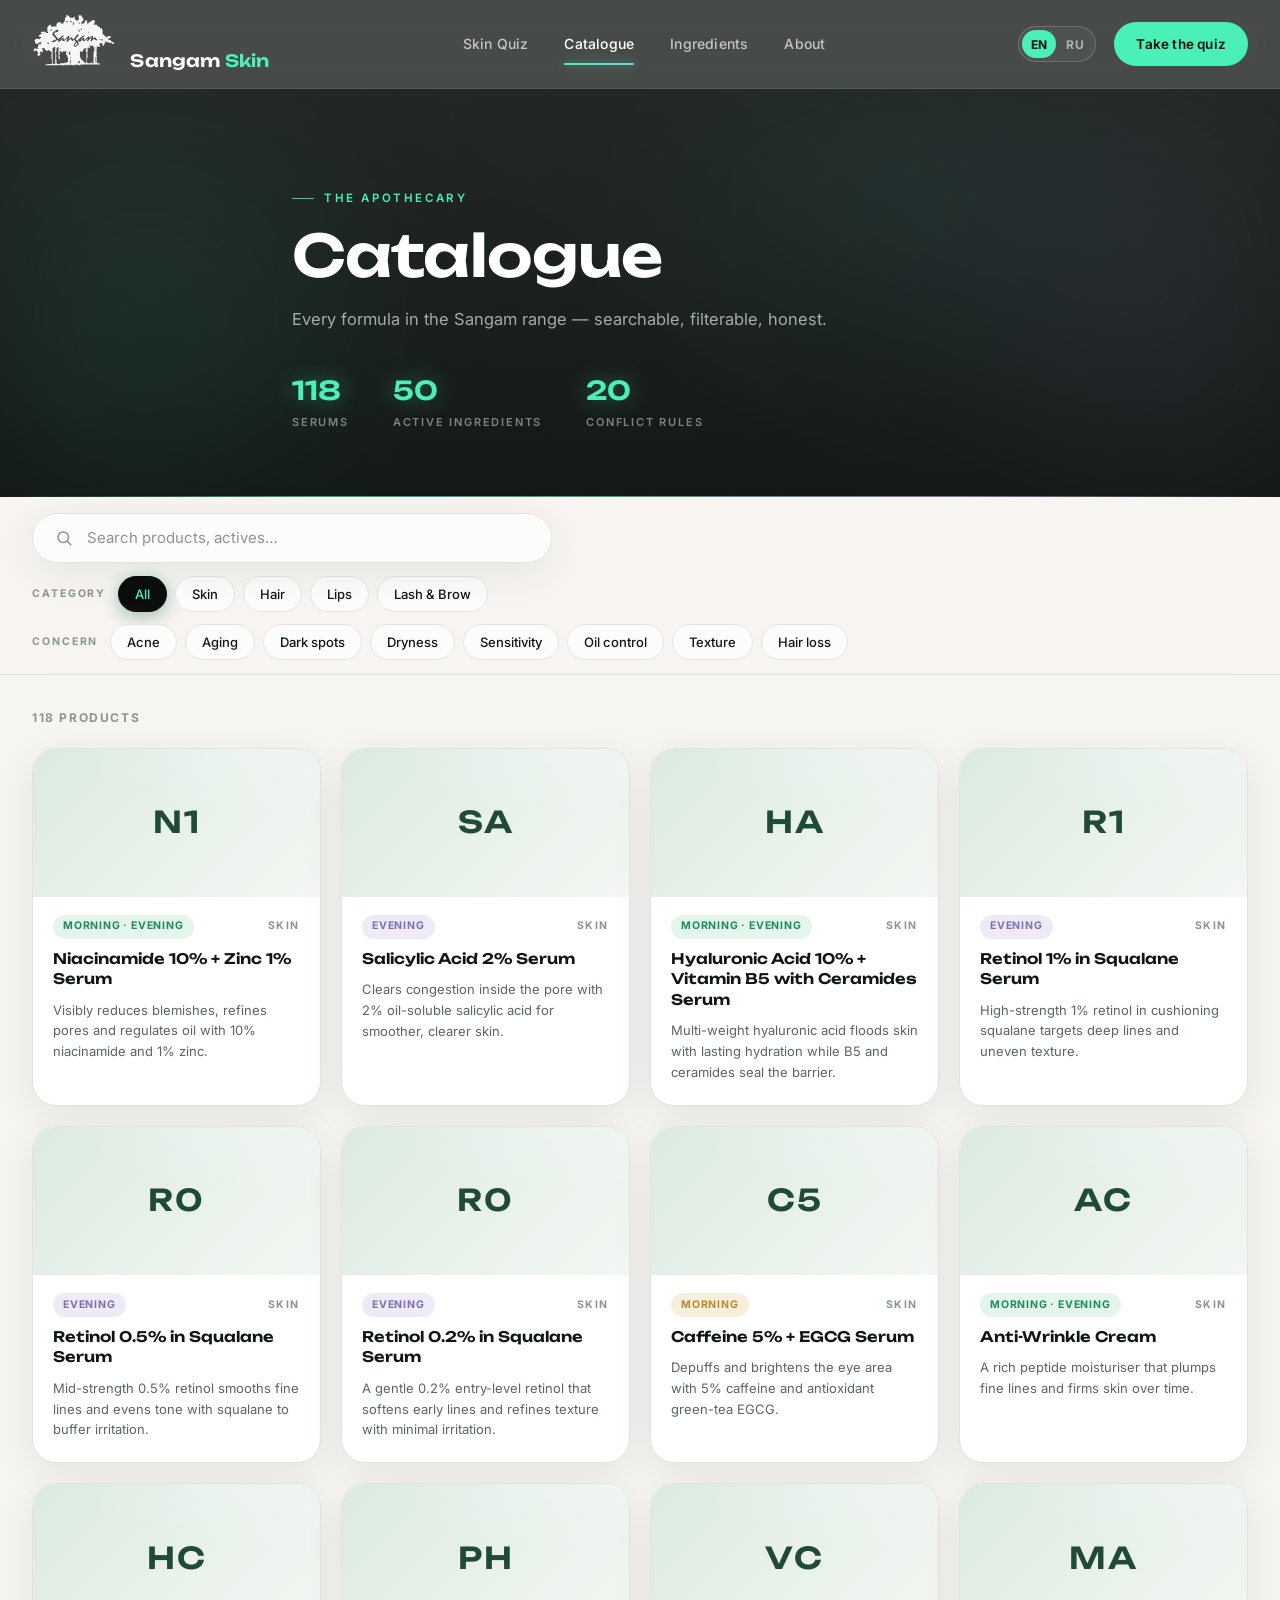
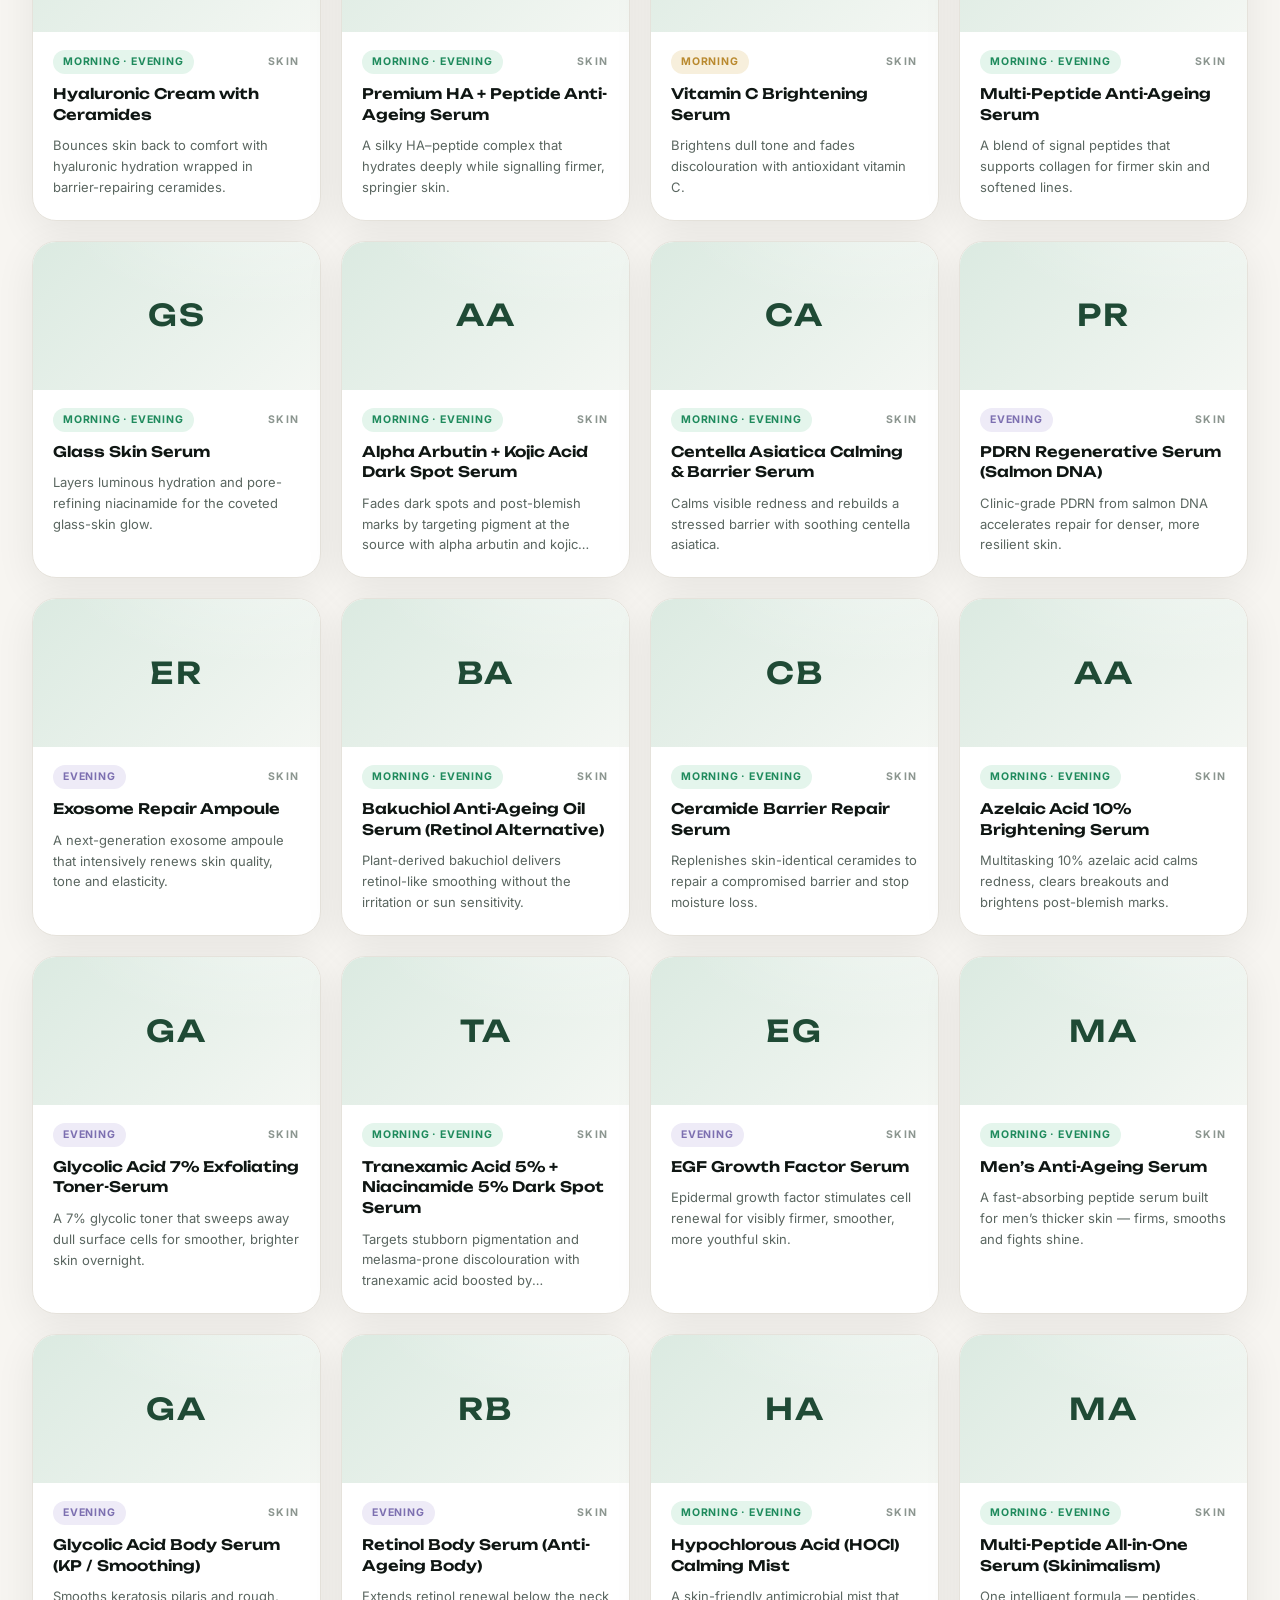
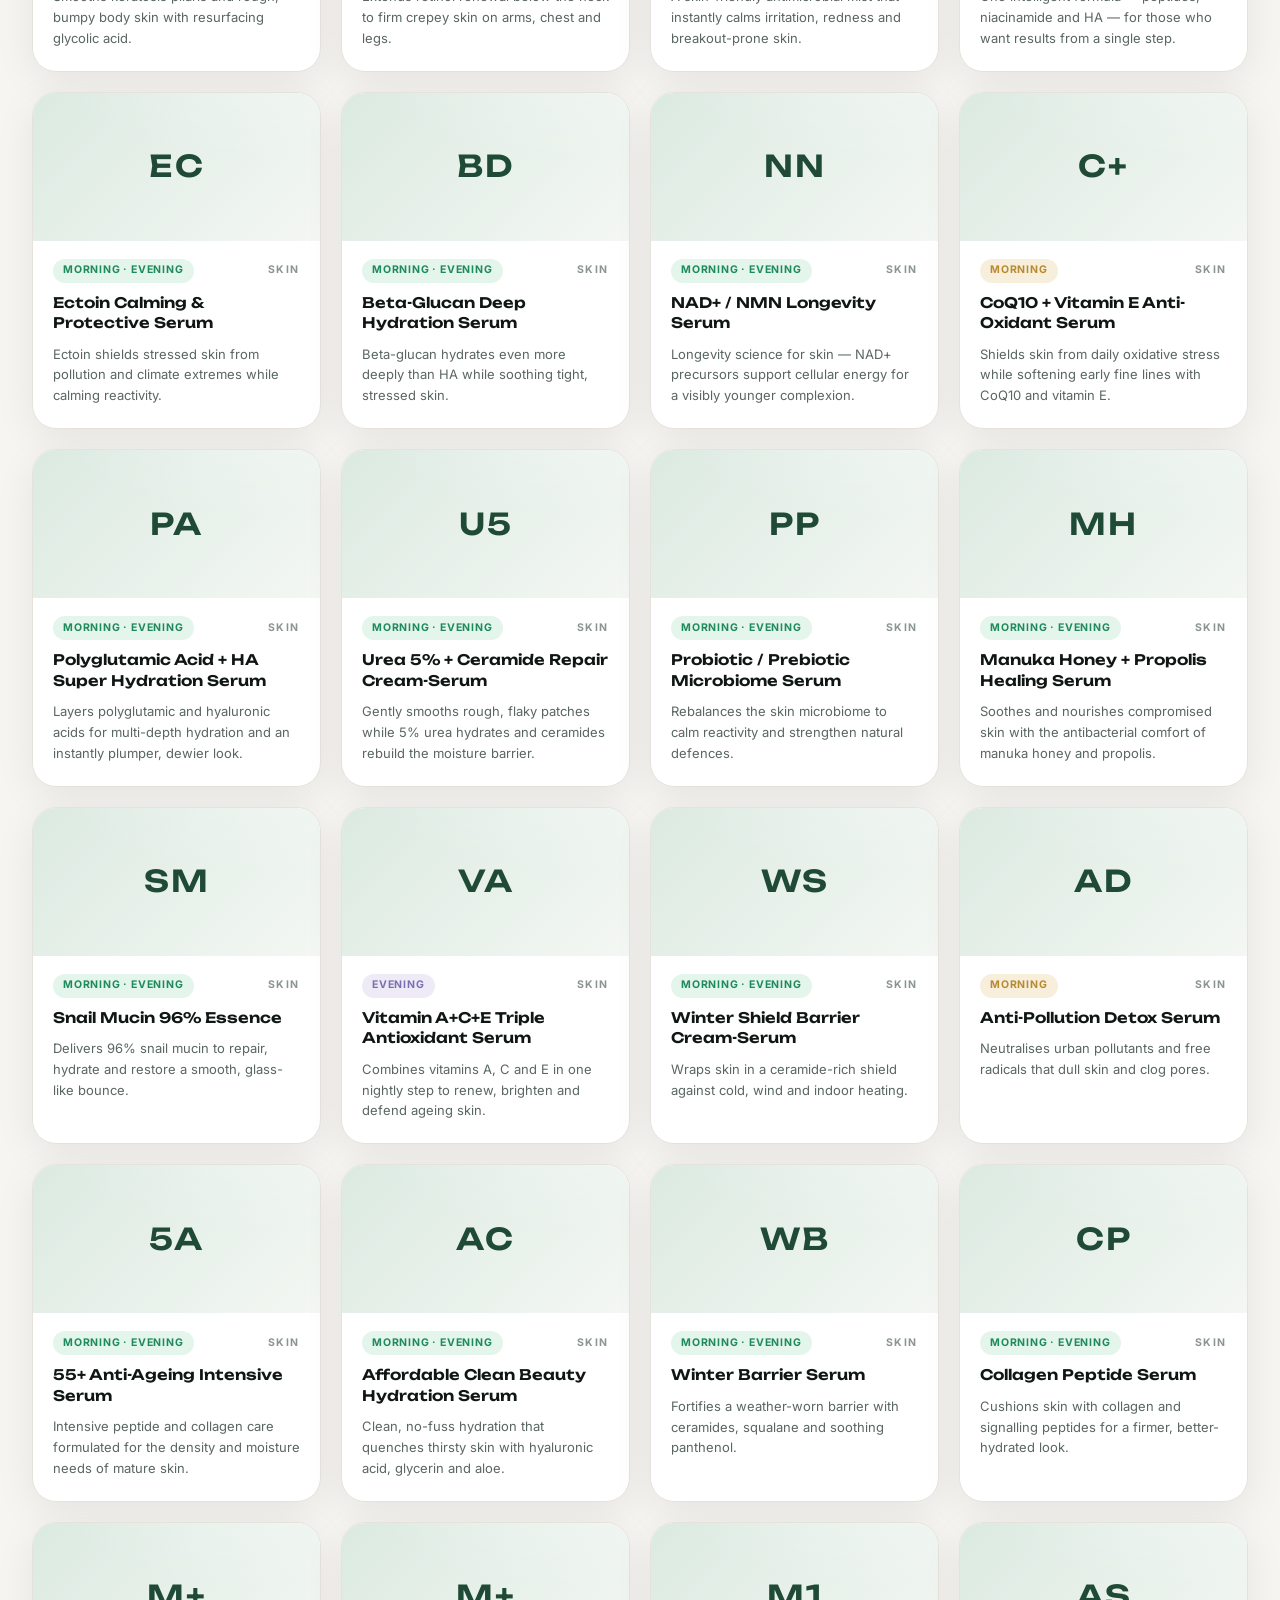
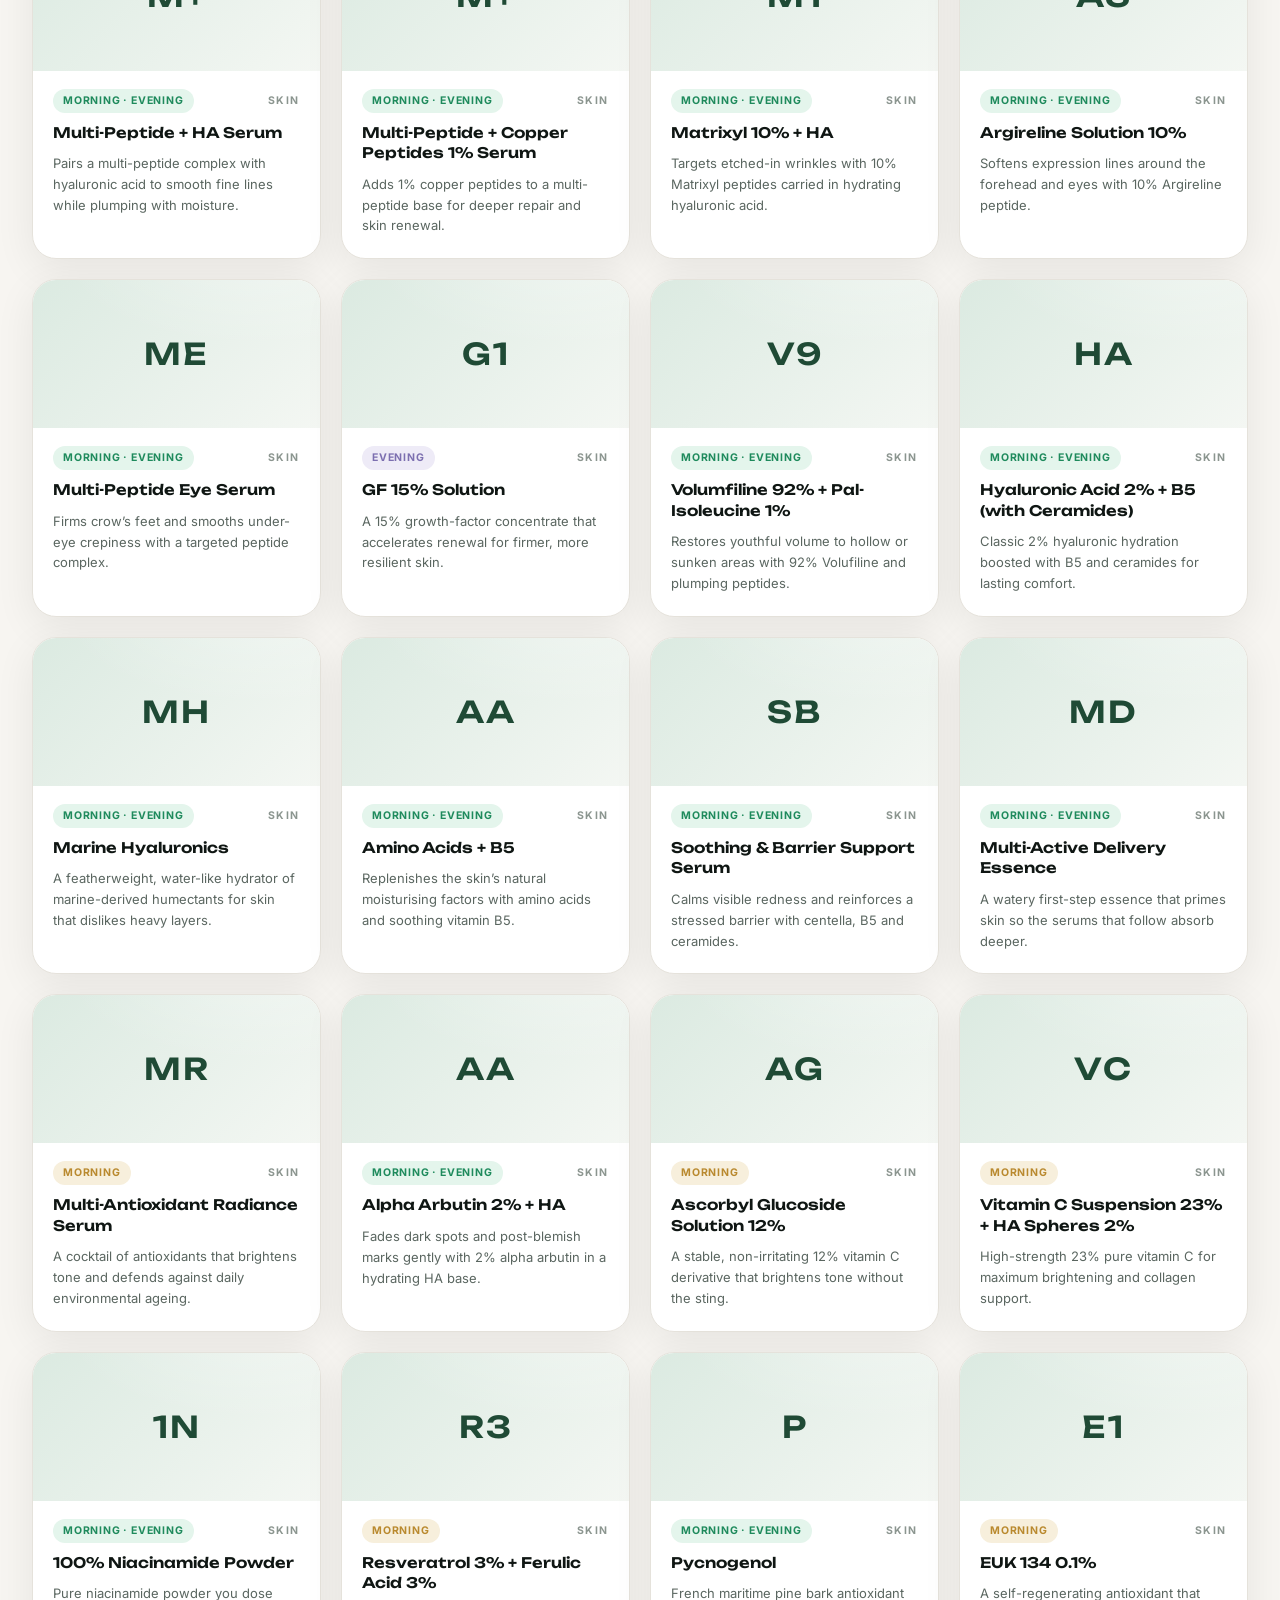
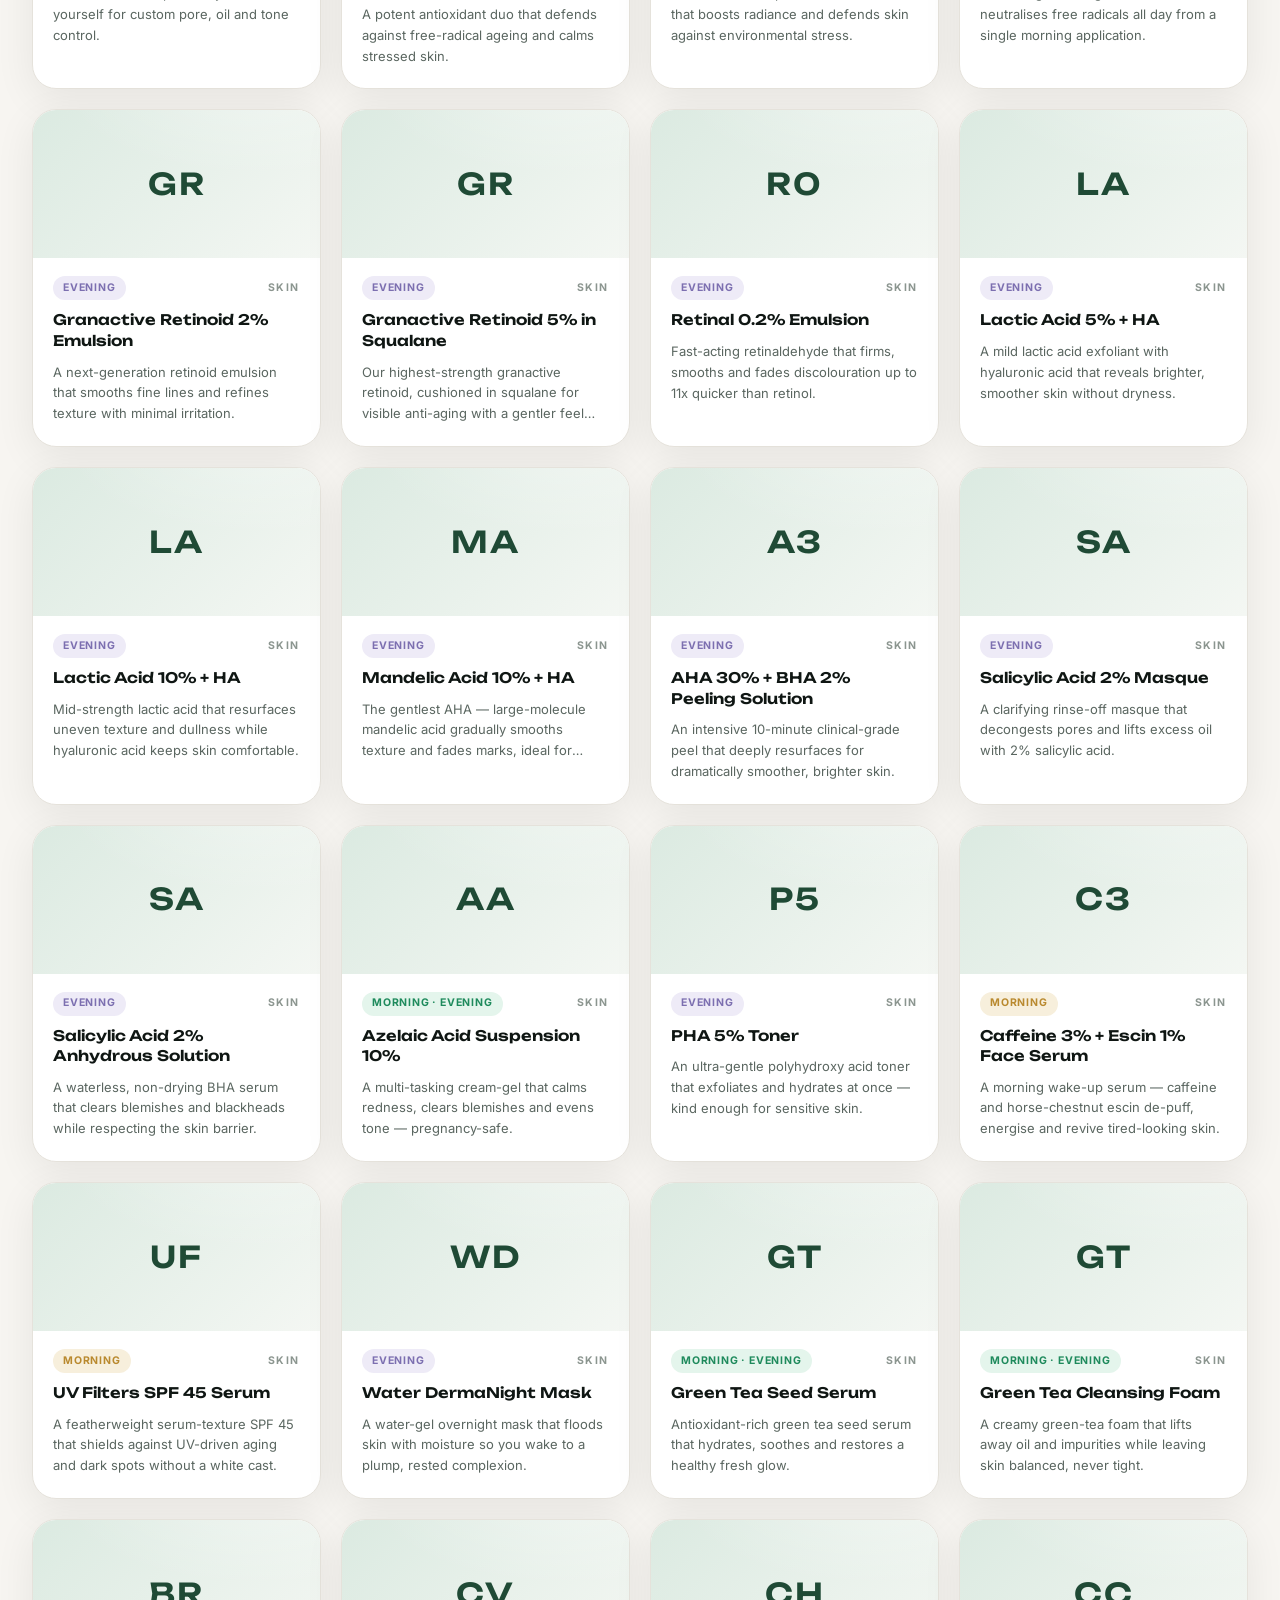
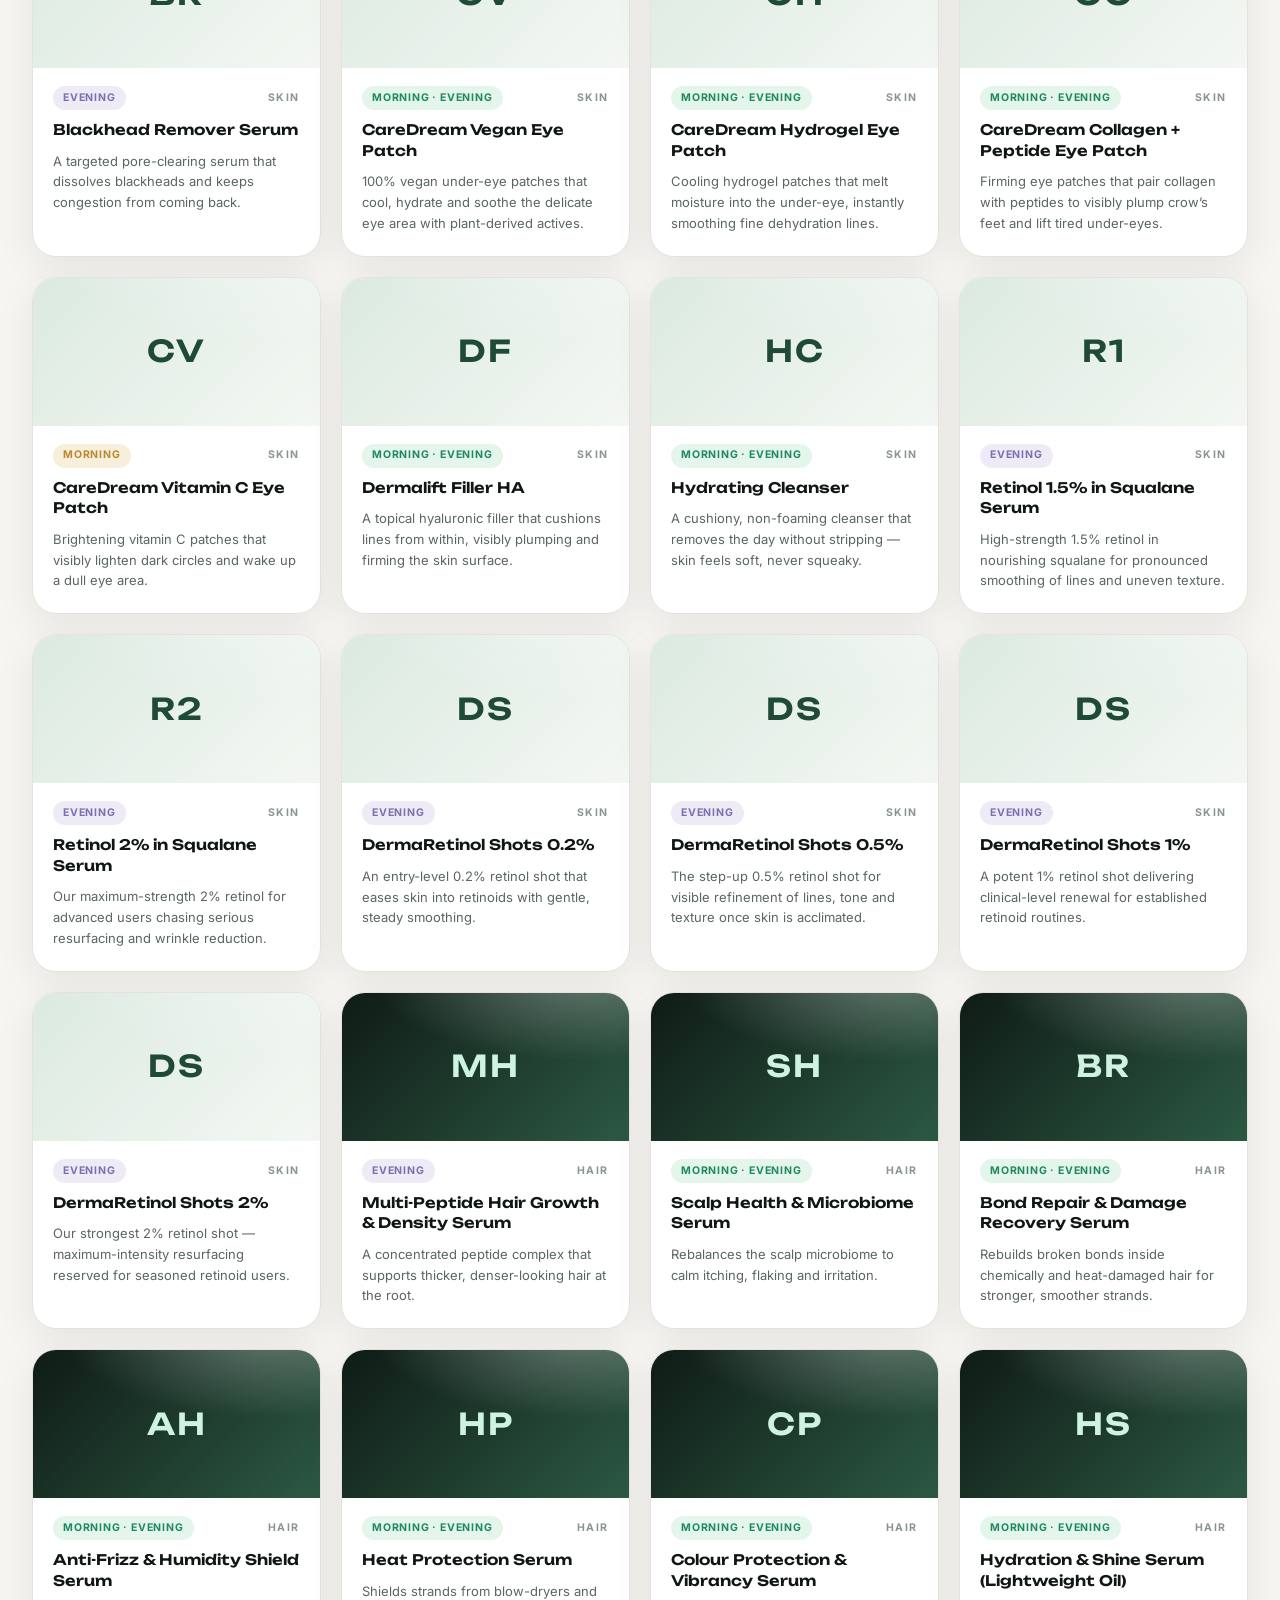
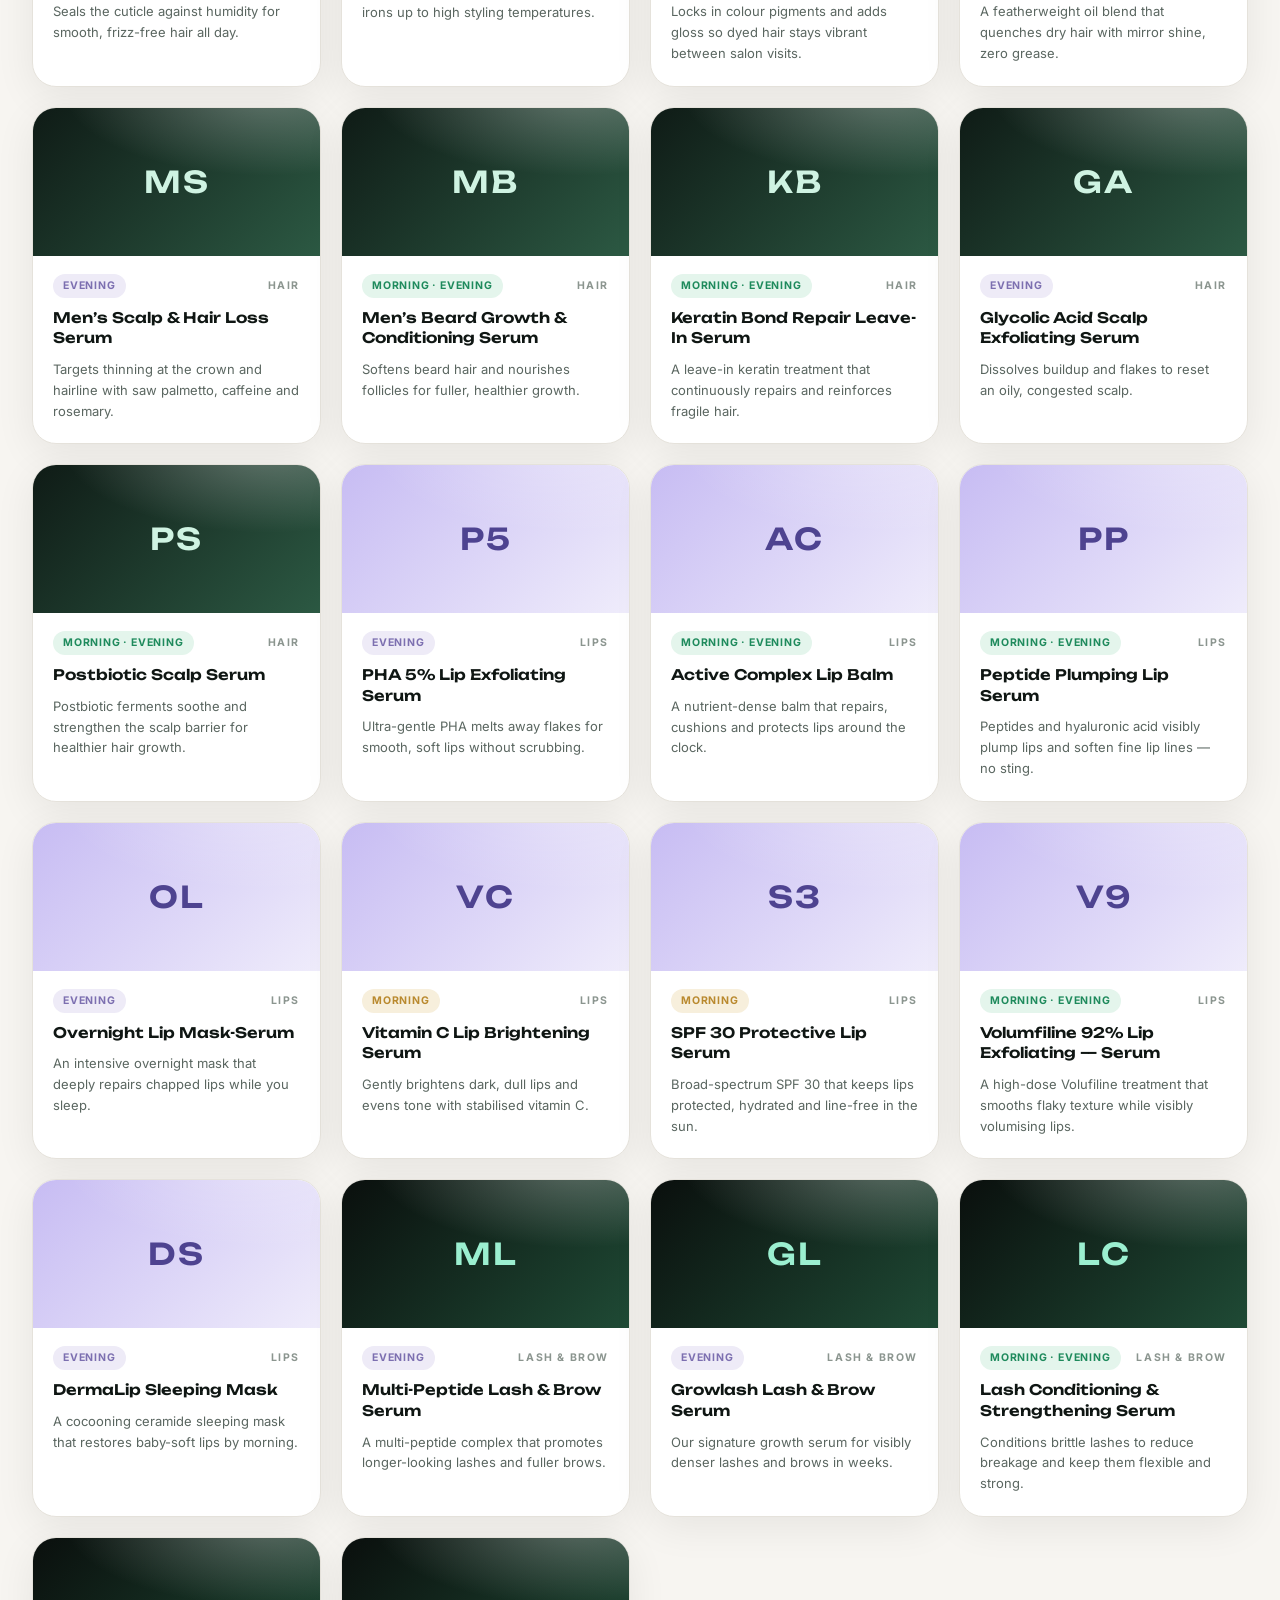
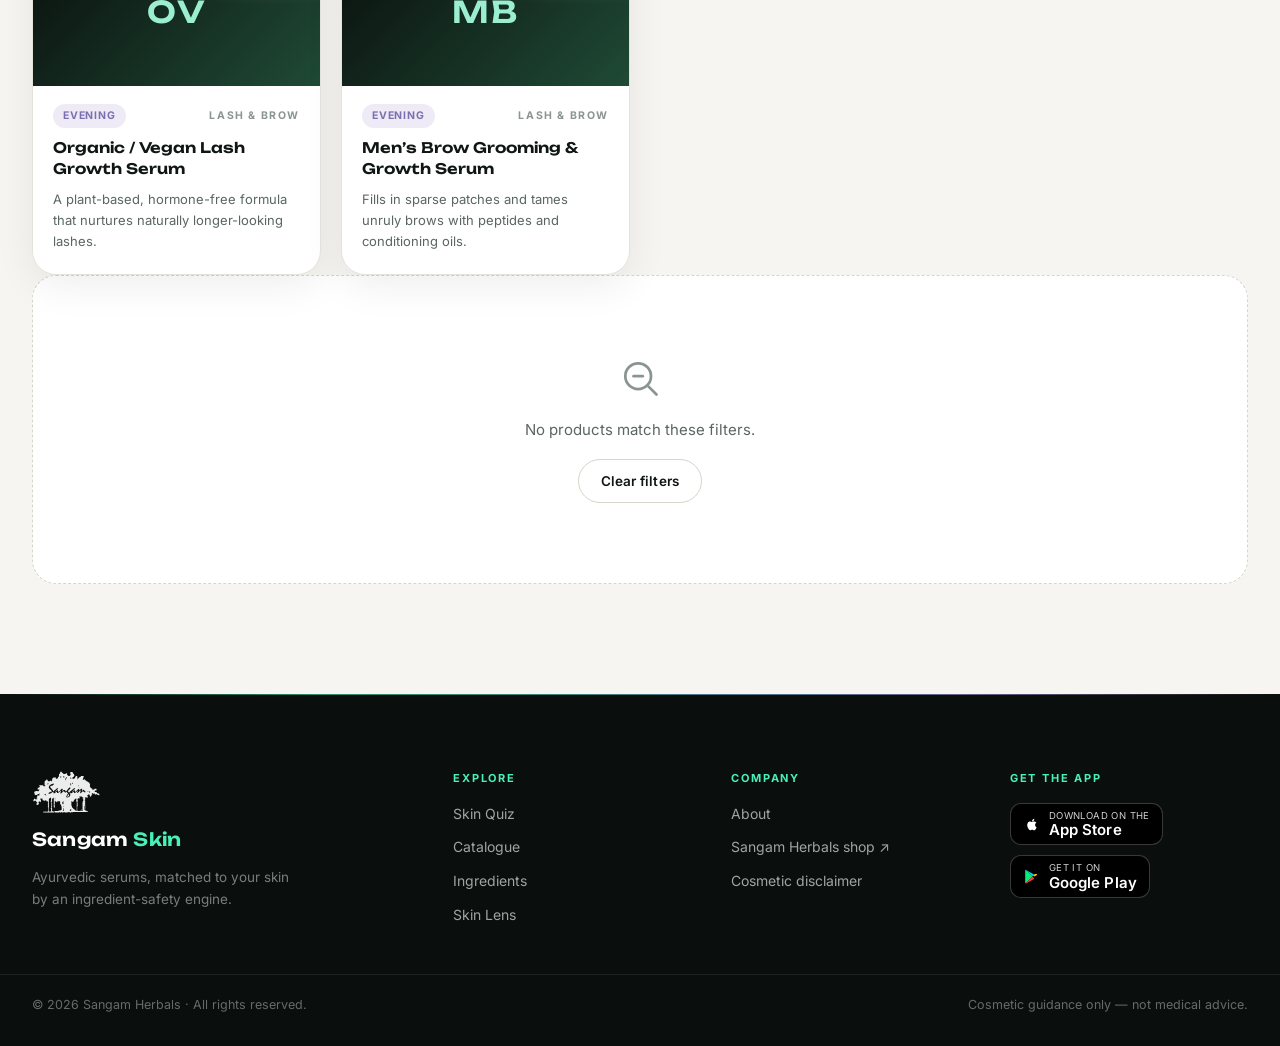
<file: catalog.html>
<!DOCTYPE html>
<html lang="en">
<head>
<meta charset="UTF-8" />
<meta name="viewport" content="width=device-width, initial-scale=1.0" />
<title>Catalogue — 118 Serums — Sangam Skin</title>
<meta name="description" content="Browse all 118 Sangam Skin serums for face, hair, lips and lashes. Filter by category or concern, or take the quiz for a personalised routine." />
<link rel="canonical" href="https://skin.sangamherbals.com/catalog.html" />
<link rel="alternate" hreflang="en" href="https://skin.sangamherbals.com/catalog.html" />
<link rel="alternate" hreflang="ru" href="https://skin.sangamherbals.com/catalog.html?lang=ru" />
<link rel="alternate" hreflang="x-default" href="https://skin.sangamherbals.com/catalog.html" />
<meta name="robots" content="index, follow, max-image-preview:large" />
<meta property="og:type" content="website" />
<meta property="og:site_name" content="Sangam Skin" />
<meta property="og:title" content="Catalogue — 118 Serums — Sangam Skin" />
<meta property="og:description" content="Browse all 118 Sangam Skin serums for face, hair, lips and lashes. Filter by category or concern, or take the quiz for a personalised routine." />
<meta property="og:url" content="https://skin.sangamherbals.com/catalog.html" />
<meta property="og:image" content="https://skin.sangamherbals.com/assets/images/og-image.png" />
<meta property="og:locale" content="en" />
<meta property="og:locale:alternate" content="ru" />
<meta name="twitter:card" content="summary_large_image" />
<meta name="twitter:title" content="Catalogue — 118 Serums — Sangam Skin" />
<meta name="twitter:description" content="Browse all 118 Sangam Skin serums for face, hair, lips and lashes. Filter by category or concern, or take the quiz for a personalised routine." />
<meta name="twitter:image" content="https://skin.sangamherbals.com/assets/images/og-image.png" />
<link rel="icon" href="/assets/images/favicon.png" />
<link rel="preconnect" href="https://fonts.googleapis.com">
<link rel="preconnect" href="https://fonts.gstatic.com" crossorigin>
<link href="https://fonts.googleapis.com/css2?family=Unbounded:wght@500;600;700&family=Inter:wght@400;500;600;700&family=PT+Serif:ital@1&display=swap" rel="stylesheet">
<link rel="stylesheet" href="/assets/css/tokens.css" />
<link rel="stylesheet" href="/assets/css/site.css" />
<link rel="stylesheet" href="/assets/css/catalog.css" />
</head>
<body>

<div id="site-header" data-active="catalog"></div>

<main class="catalog">

  <!-- ============ compact dark hero band ============ -->
  <section class="catalog-hero section--dark">
    <div class="fx-aurora" aria-hidden="true"></div>
    <div class="container catalog-hero__inner">
      <p class="eyebrow" data-fx="up" data-i18n="cat_eyebrow"></p>
      <h1 data-fx="up" data-fx-delay="80" data-i18n="cat_title"></h1>
      <p class="catalog-hero__sub" data-fx="up" data-fx-delay="160" data-i18n="cat_sub"></p>
      <div class="catalog-hero__stats" data-fx="up" data-fx-delay="240">
        <div class="catalog-hero__stat">
          <strong data-countup="118">0</strong>
          <span data-i18n="hero_stat_products"></span>
        </div>
        <div class="catalog-hero__stat">
          <strong data-countup="50">0</strong>
          <span data-i18n="hero_stat_actives"></span>
        </div>
        <div class="catalog-hero__stat">
          <strong data-countup="20">0</strong>
          <span data-i18n="cat_stat_rules"></span>
        </div>
      </div>
    </div>
    <hr class="line-iris catalog-hero__line" aria-hidden="true" />
  </section>

  <!-- ============ light body: sticky filter bar + grid ============ -->
  <section class="catalog-body section--light">

    <div class="catalog-bar">
      <div class="container catalog-bar__inner">
        <div class="catalog__search">
          <svg width="18" height="18" viewBox="0 0 24 24" fill="none" aria-hidden="true"><circle cx="11" cy="11" r="7" stroke="currentColor" stroke-width="2"/><path d="M21 21l-4.3-4.3" stroke="currentColor" stroke-width="2" stroke-linecap="round"/></svg>
          <input type="text" id="catalog-search" data-i18n-attr="placeholder:cat_search_ph,aria-label:cat_search_ph" />
        </div>
        <div class="catalog__filters">
          <div class="catalog__filter-group">
            <span class="catalog__filter-label" data-i18n="cat_filter_category"></span>
            <div class="catalog__filter-row" id="catalog-categories"></div>
          </div>
          <div class="catalog__filter-group">
            <span class="catalog__filter-label" data-i18n="cat_filter_concern"></span>
            <div class="catalog__filter-row" id="catalog-concerns"></div>
          </div>
        </div>
      </div>
    </div>

    <div class="container">
      <div class="catalog__count-row">
        <span class="catalog__count" id="catalog-count"></span>
        <button class="catalog__clear" id="catalog-clear" type="button" data-i18n="cat_clear" hidden></button>
      </div>

      <div class="product-grid catalog__grid" id="catalog-grid"></div>

      <div class="catalog__empty" id="catalog-empty" hidden>
        <svg width="44" height="44" viewBox="0 0 24 24" fill="none" aria-hidden="true"><circle cx="11" cy="11" r="7" stroke="currentColor" stroke-width="1.5"/><path d="M21 21l-4.3-4.3" stroke="currentColor" stroke-width="1.5" stroke-linecap="round"/><path d="M8.5 11h5" stroke="currentColor" stroke-width="1.5" stroke-linecap="round"/></svg>
        <p data-i18n="cat_empty_title"></p>
        <button class="btn btn--outline btn--sm" id="catalog-empty-clear" data-i18n="cat_clear"></button>
      </div>
    </div>

  </section>
</main>

<div id="site-footer"></div>

<script src="/data/products.js"></script>
<script src="/assets/js/i18n.js"></script>
<script src="/assets/js/chrome.js"></script>
<script src="/assets/js/product-card.js"></script>
<script src="/assets/js/catalog.js"></script>
<script src="/assets/js/fx.js"></script>
<script src="/assets/js/protect.js"></script>
</body>
</html>
</file>
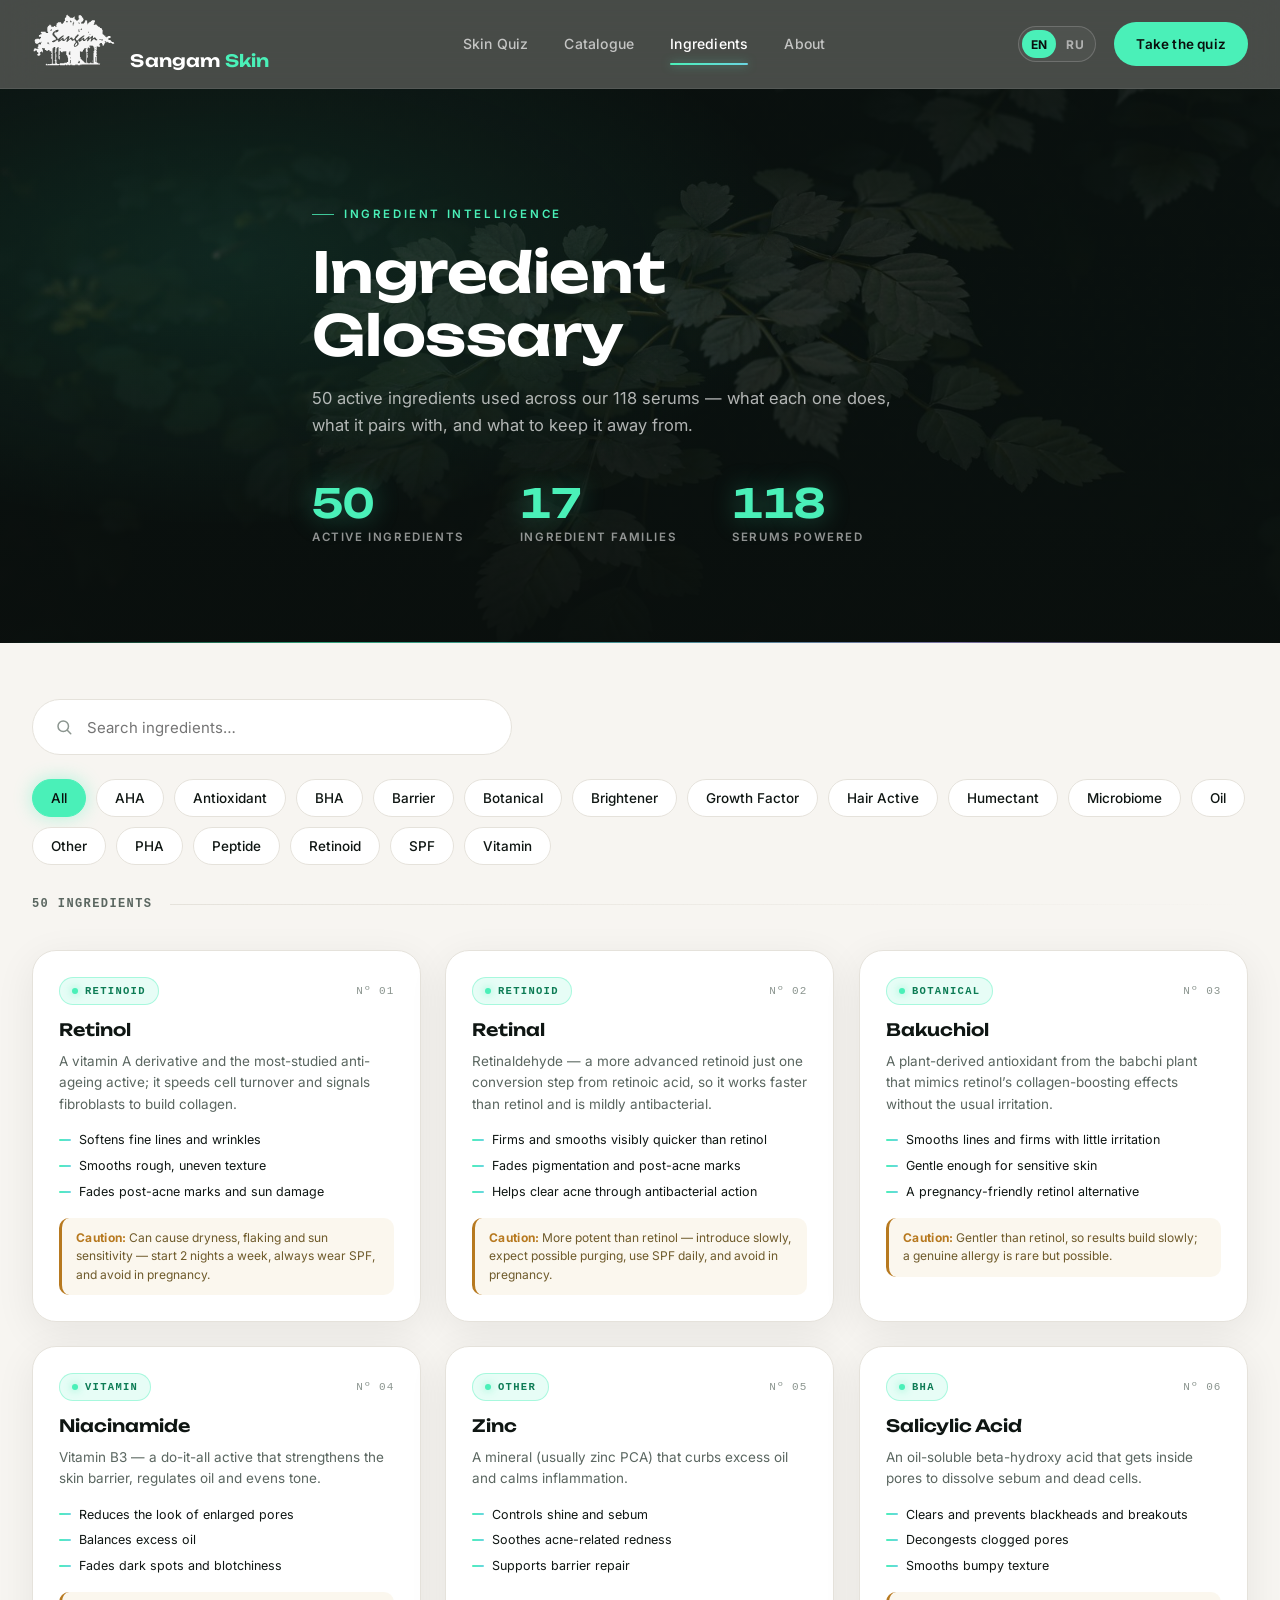
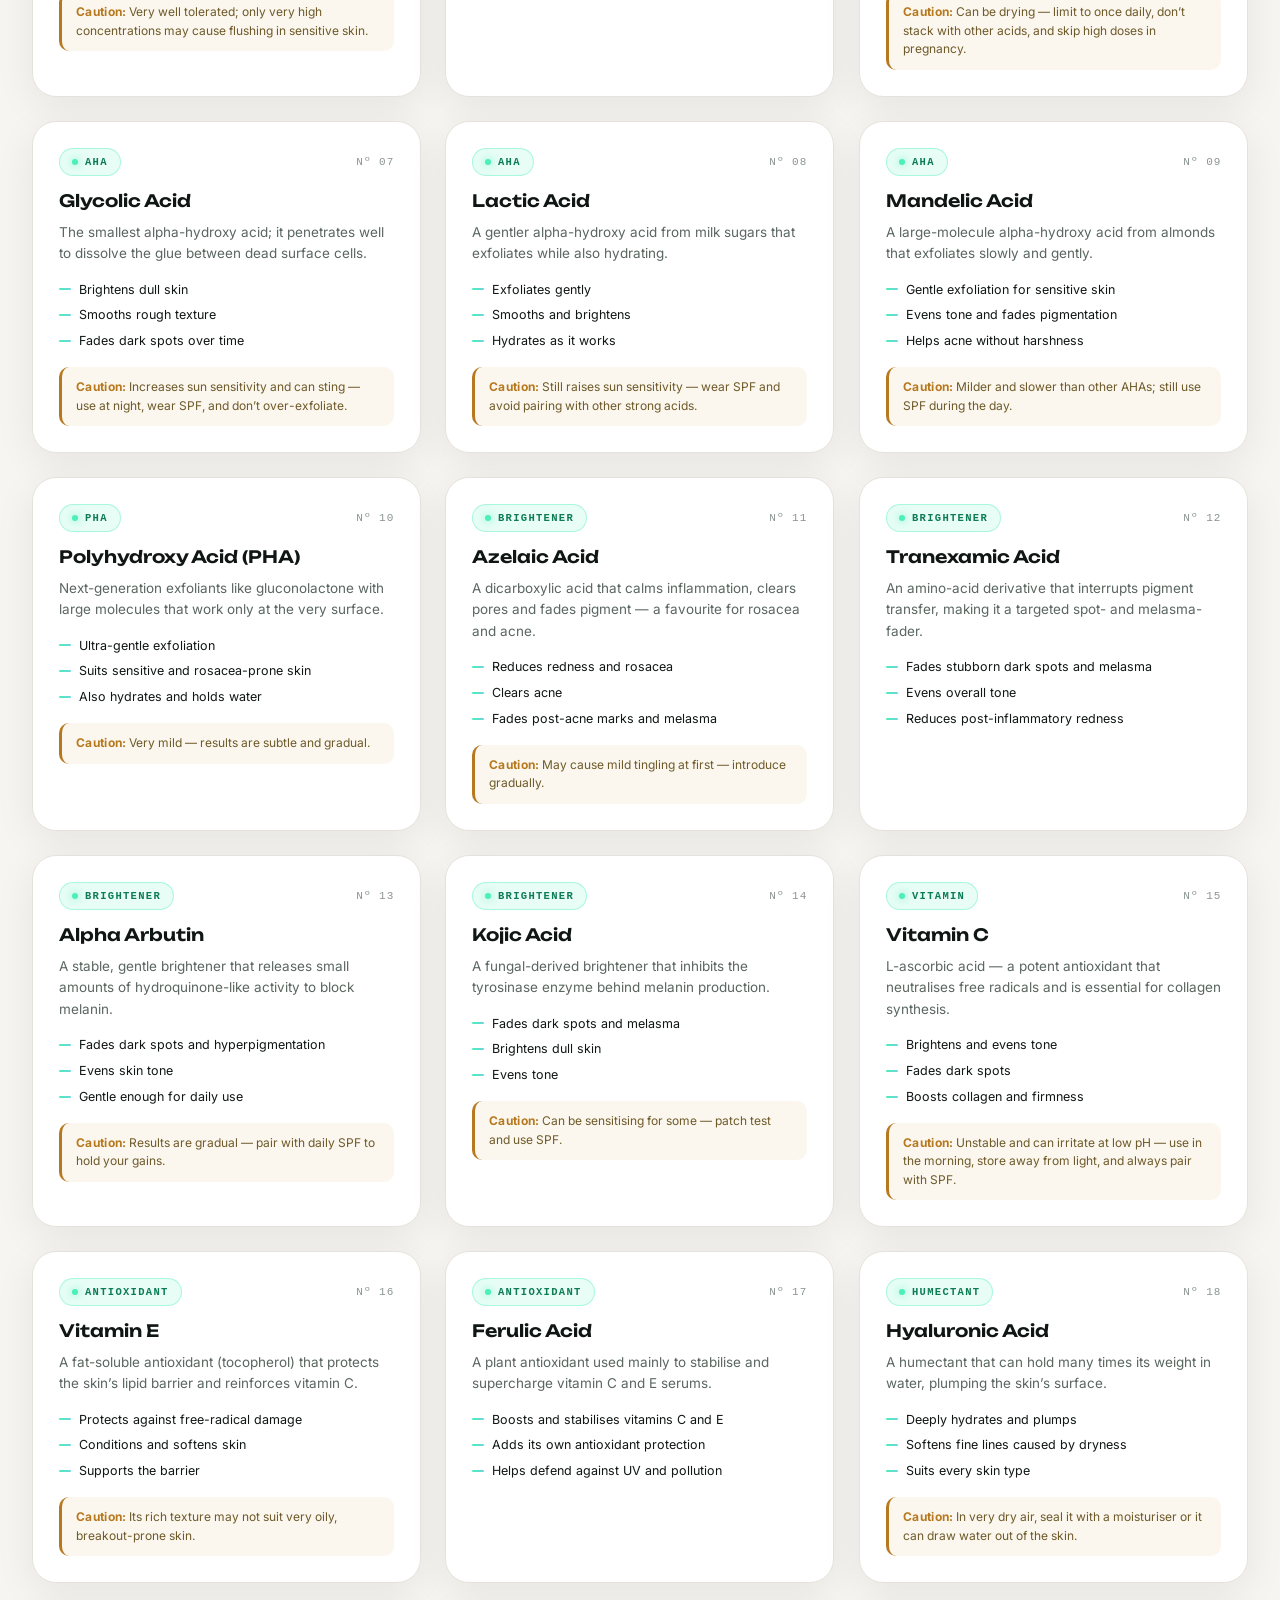
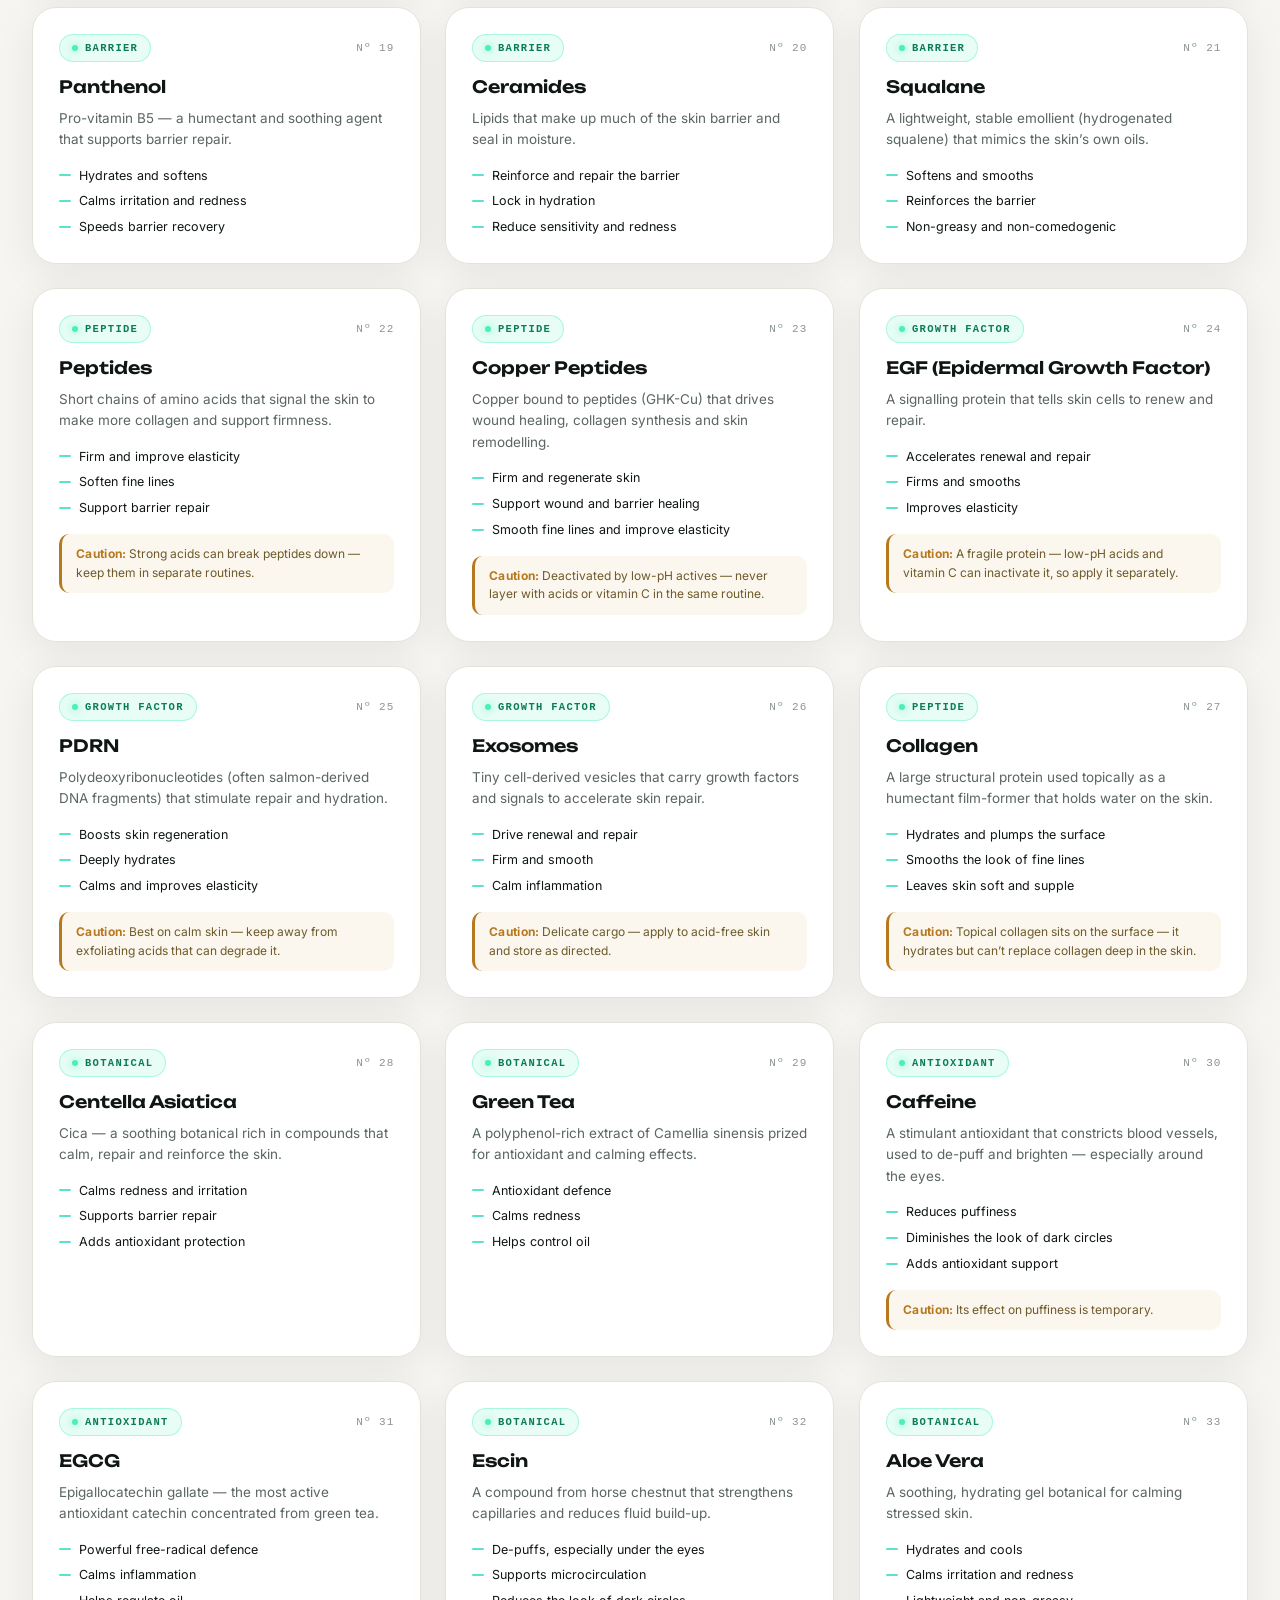
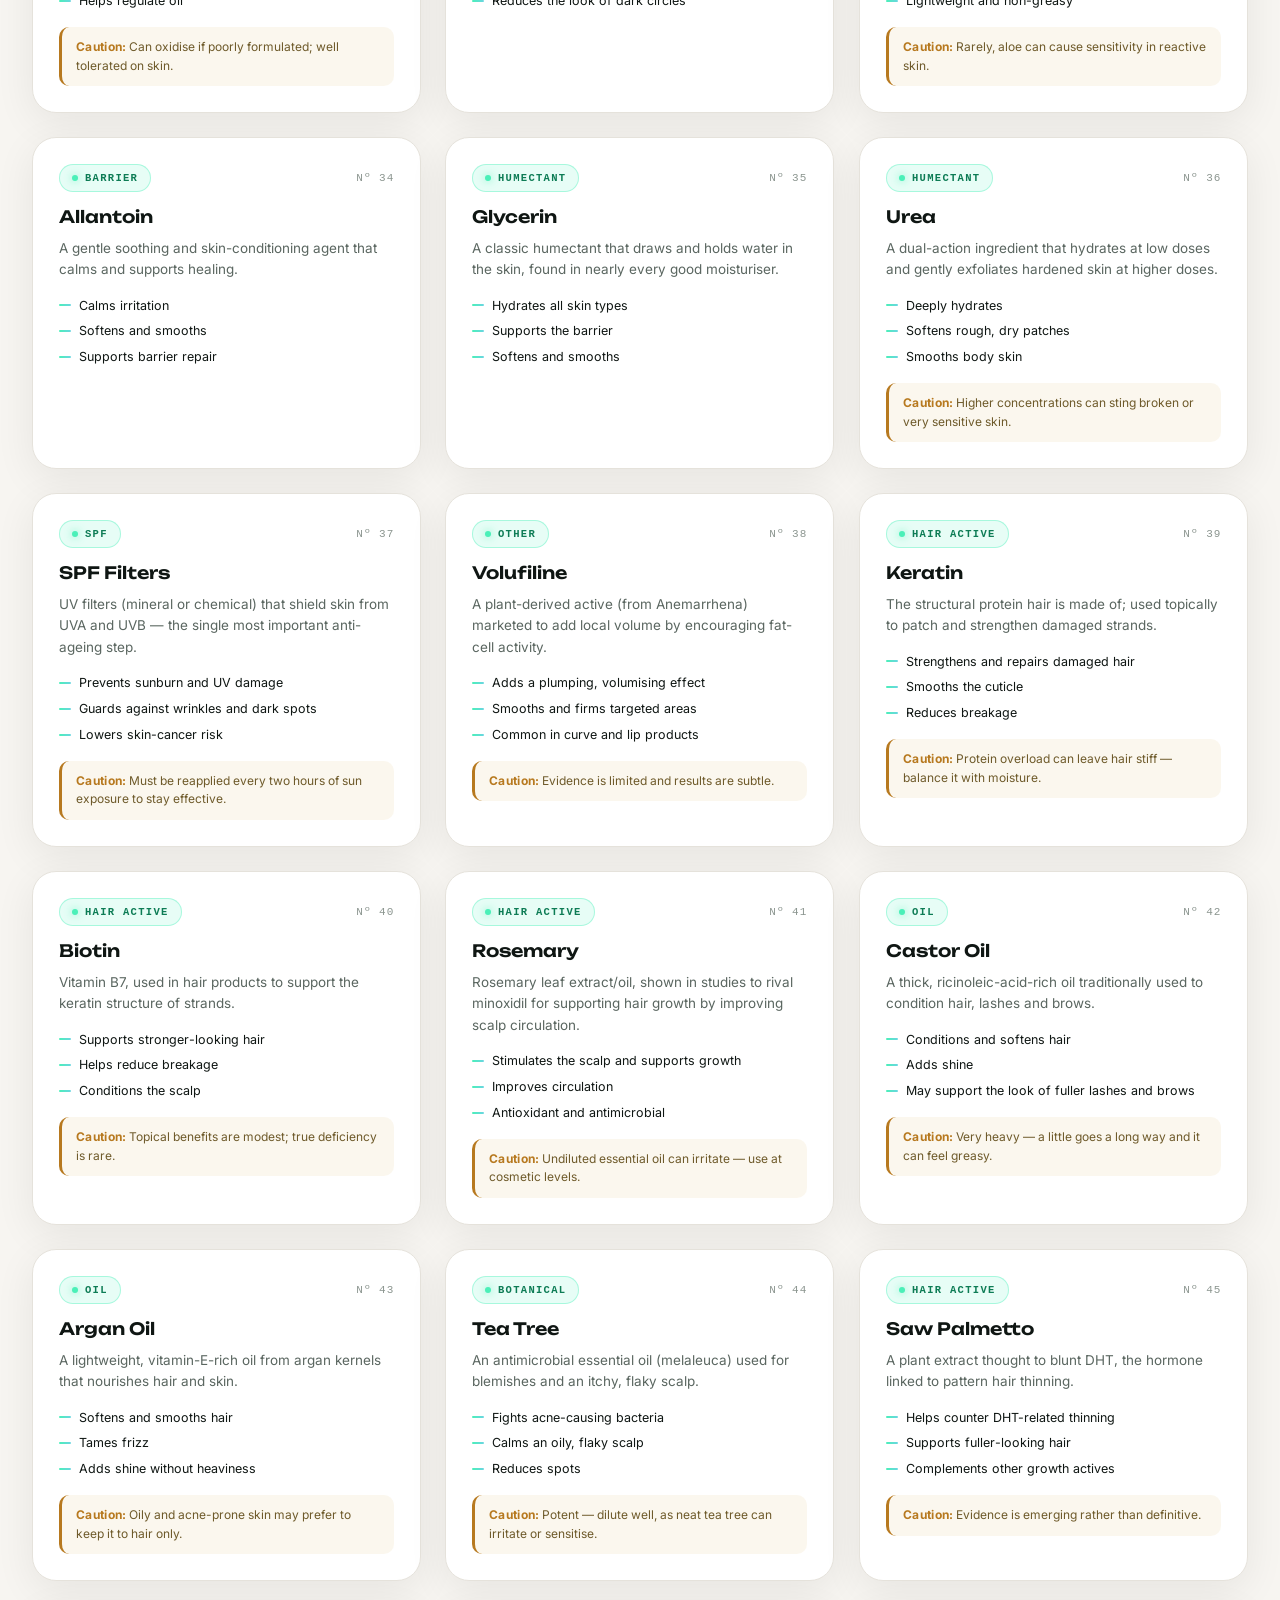
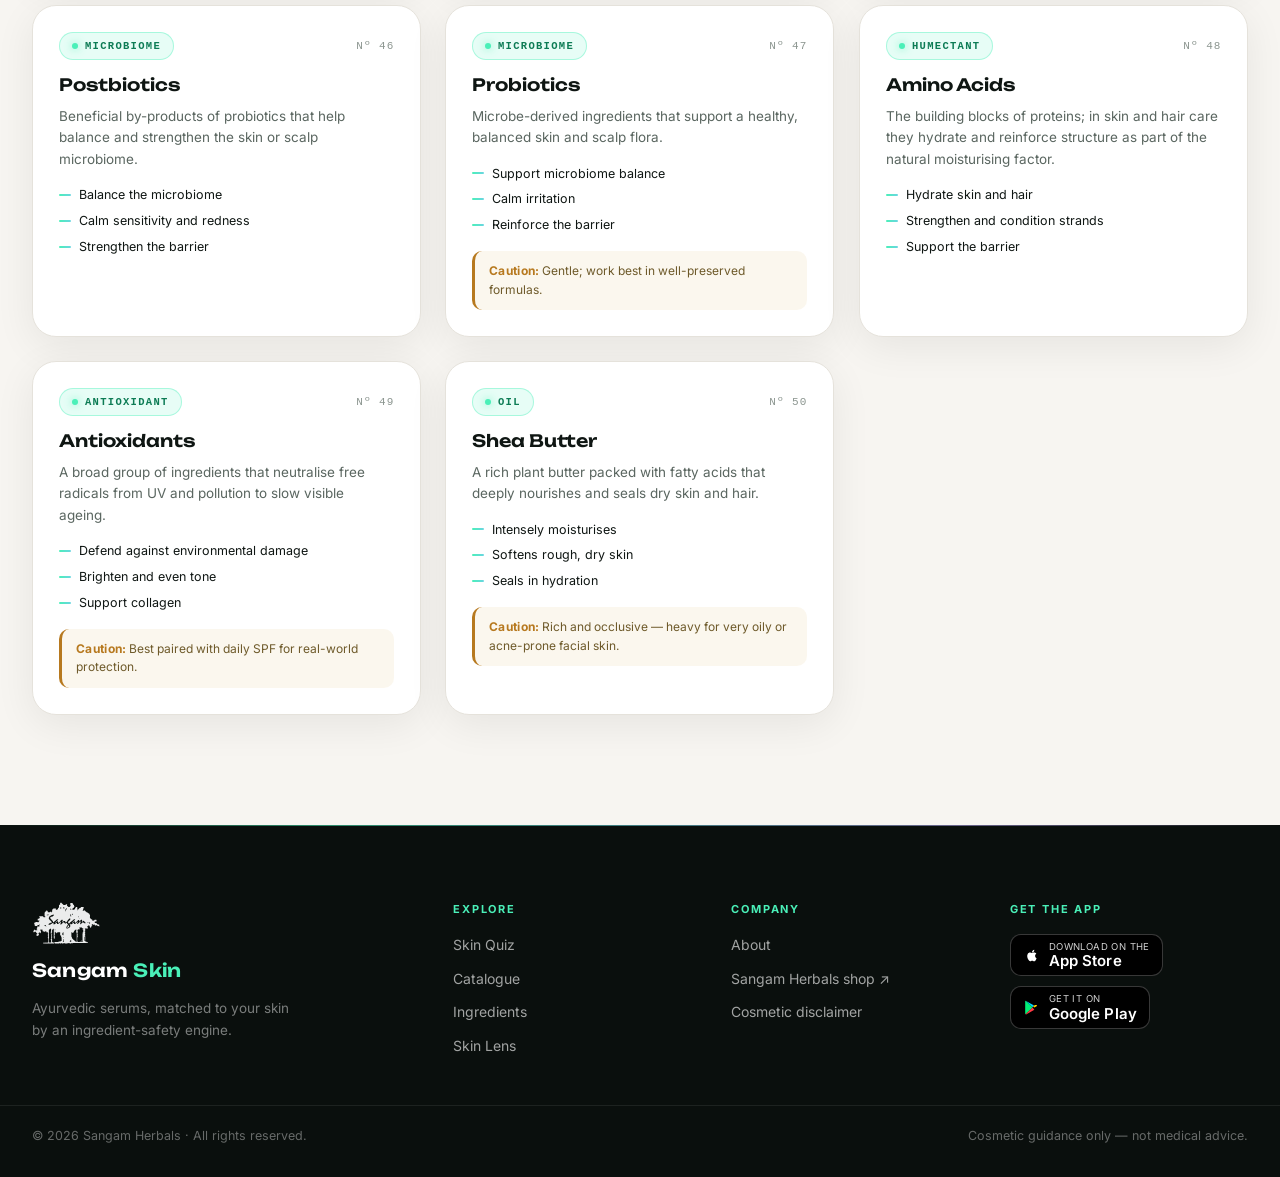
<file: ingredients.html>
<!DOCTYPE html>
<html lang="en">
<head>
<meta charset="UTF-8" />
<meta name="viewport" content="width=device-width, initial-scale=1.0" />
<title>Ingredient Glossary — Sangam Skin</title>
<meta name="description" content="50 active ingredients used across Sangam Skin's 118 serums — what each one does, what it pairs with, and what to keep it away from." />
<link rel="canonical" href="https://skin.sangamherbals.com/ingredients.html" />
<link rel="alternate" hreflang="en" href="https://skin.sangamherbals.com/ingredients.html" />
<link rel="alternate" hreflang="ru" href="https://skin.sangamherbals.com/ingredients.html?lang=ru" />
<link rel="alternate" hreflang="x-default" href="https://skin.sangamherbals.com/ingredients.html" />
<meta name="robots" content="index, follow, max-image-preview:large" />
<meta property="og:type" content="website" />
<meta property="og:site_name" content="Sangam Skin" />
<meta property="og:title" content="Ingredient Glossary — Sangam Skin" />
<meta property="og:description" content="50 active ingredients used across Sangam Skin&#x27;s 118 serums — what each one does, what it pairs with, and what to keep it away from." />
<meta property="og:url" content="https://skin.sangamherbals.com/ingredients.html" />
<meta property="og:image" content="https://skin.sangamherbals.com/assets/images/og-image.png" />
<meta property="og:locale" content="en" />
<meta property="og:locale:alternate" content="ru" />
<meta name="twitter:card" content="summary_large_image" />
<meta name="twitter:title" content="Ingredient Glossary — Sangam Skin" />
<meta name="twitter:description" content="50 active ingredients used across Sangam Skin&#x27;s 118 serums — what each one does, what it pairs with, and what to keep it away from." />
<meta name="twitter:image" content="https://skin.sangamherbals.com/assets/images/og-image.png" />
<link rel="icon" href="/assets/images/favicon.png" />
<link rel="preconnect" href="https://fonts.googleapis.com">
<link rel="preconnect" href="https://fonts.gstatic.com" crossorigin>
<link href="https://fonts.googleapis.com/css2?family=Unbounded:wght@500;600;700&family=Inter:wght@400;500;600;700&family=PT+Serif:ital@1&display=swap" rel="stylesheet">
<link rel="stylesheet" href="/assets/css/tokens.css" />
<link rel="stylesheet" href="/assets/css/site.css" />
<link rel="stylesheet" href="/assets/css/ingredients.css" />
</head>
<body>

<div id="site-header" data-active="ingredients"></div>

<main class="ingx">

  <!-- ============ dark lab hero band ============ -->
  <section class="ingx-hero section--dark">
    <img class="ingx-hero__bg" src="/assets/images/photos/botanical-macro.jpg" alt="" aria-hidden="true" />
    <div class="ingx-hero__overlay" aria-hidden="true"></div>
    <div class="container ingx-hero__inner">
      <p class="eyebrow" data-fx="up" data-i18n="ing_eyebrow"></p>
      <h1 data-fx="up" data-fx-delay="80" data-i18n="ing_title"></h1>
      <p class="ingx-hero__sub" data-fx="up" data-fx-delay="160" data-i18n="ing_sub"></p>
      <div class="ingx-hero__stats" data-fx="up" data-fx-delay="240">
        <div class="ingx-stat">
          <span class="ingx-stat__num" data-countup="50">0</span>
          <span class="ingx-stat__label" data-i18n="ing_stat_actives"></span>
        </div>
        <div class="ingx-stat">
          <span class="ingx-stat__num" data-countup="17">0</span>
          <span class="ingx-stat__label" data-i18n="ing_stat_families"></span>
        </div>
        <div class="ingx-stat">
          <span class="ingx-stat__num" data-countup="118">0</span>
          <span class="ingx-stat__label" data-i18n="ing_stat_serums"></span>
        </div>
      </div>
    </div>
    <hr class="line-iris ingx-hero__line" aria-hidden="true" />
  </section>

  <!-- ============ light clinical body ============ -->
  <section class="ingx-body section--light">
    <div class="container">

      <div class="ingx-controls" data-fx="up">
        <label class="ingx-search">
          <svg width="18" height="18" viewBox="0 0 24 24" fill="none" aria-hidden="true"><circle cx="11" cy="11" r="7" stroke="currentColor" stroke-width="2"/><path d="M21 21l-4.3-4.3" stroke="currentColor" stroke-width="2" stroke-linecap="round"/></svg>
          <input type="text" id="ing-search" data-i18n-attr="placeholder:ing_search_ph,aria-label:ing_search_ph" />
        </label>
        <div class="ingx-filters" id="ing-families"></div>
        <div class="ingx-count-row">
          <span class="ingx-count" id="ing-count"></span>
          <span class="ingx-count-rule" aria-hidden="true"></span>
        </div>
      </div>

      <div class="ing-grid" id="ing-grid"></div>

    </div>
  </section>

</main>

<div id="site-footer"></div>

<script src="/data/ingredients.js"></script>
<script src="/assets/js/i18n.js"></script>
<script src="/assets/js/chrome.js"></script>
<script src="/assets/js/ingredients.js"></script>
<script src="/assets/js/fx.js"></script>
<script src="/assets/js/protect.js"></script>
</body>
</html>
</file>
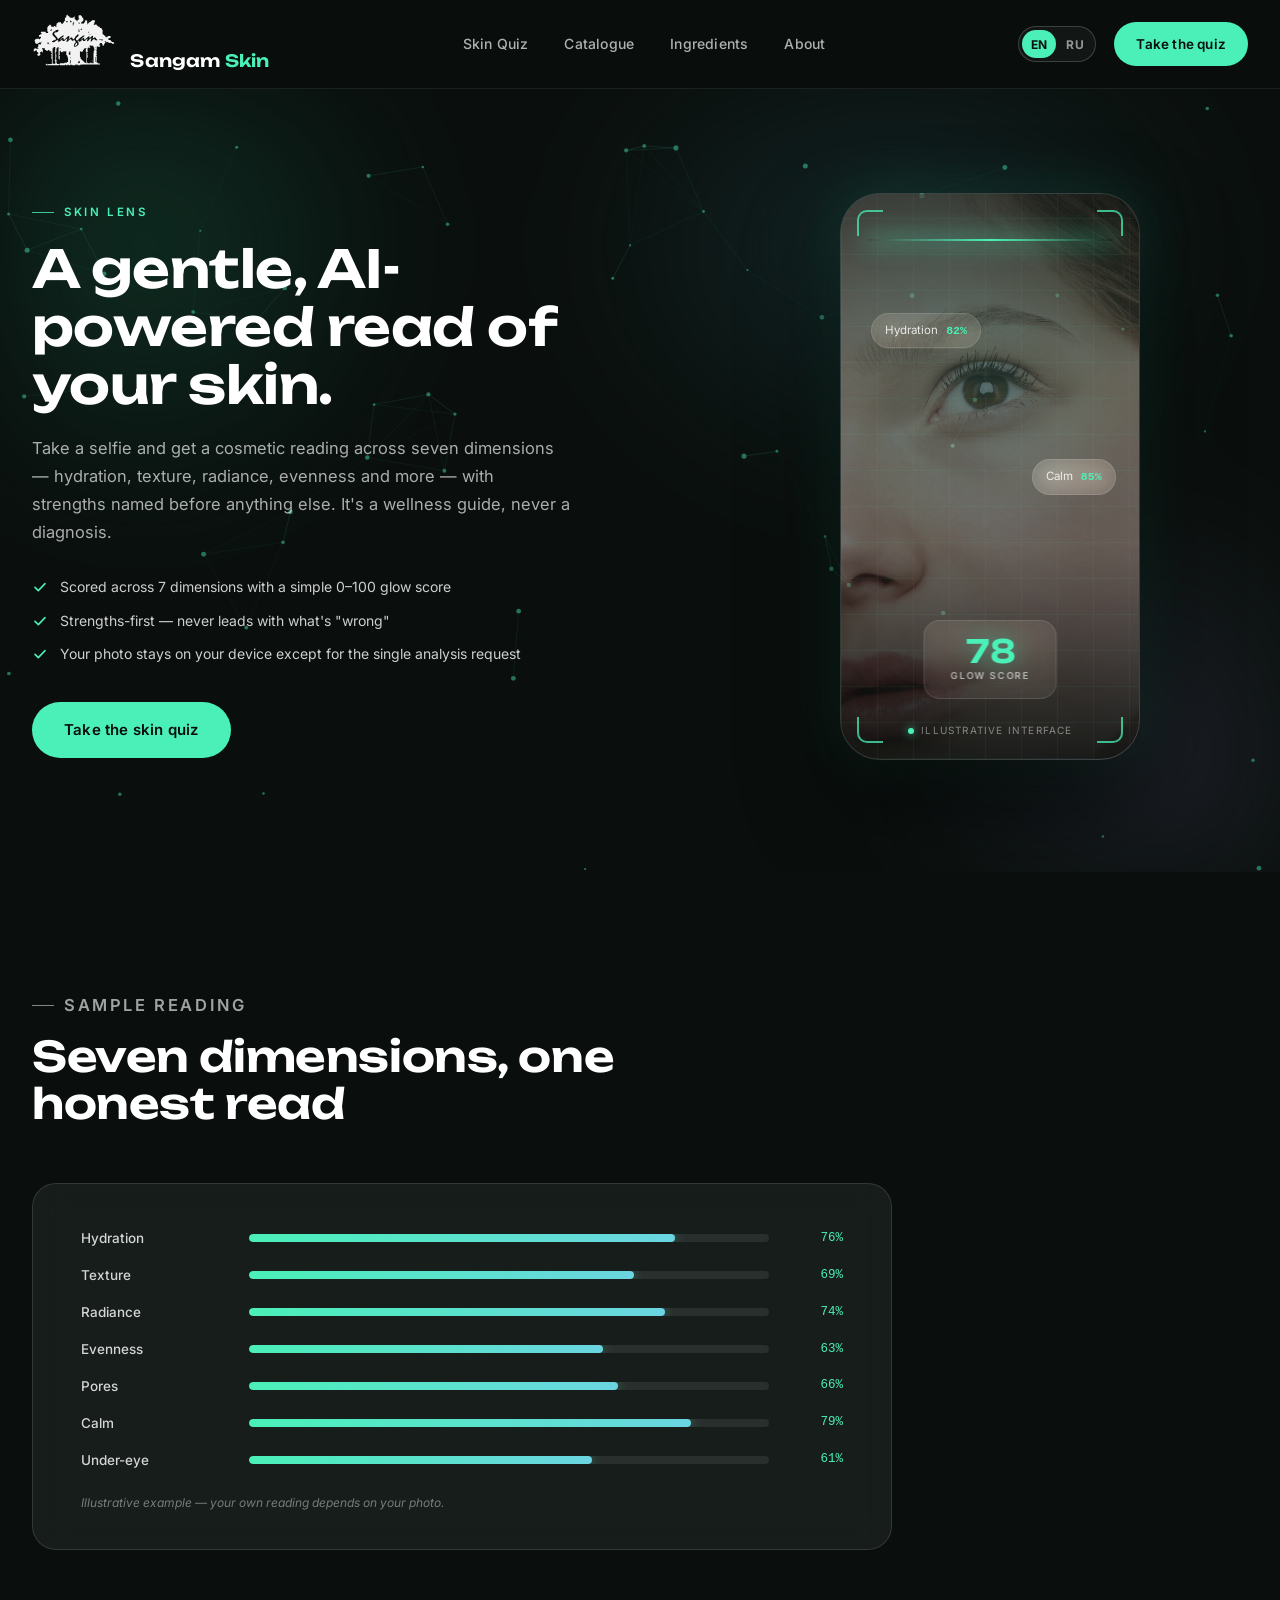
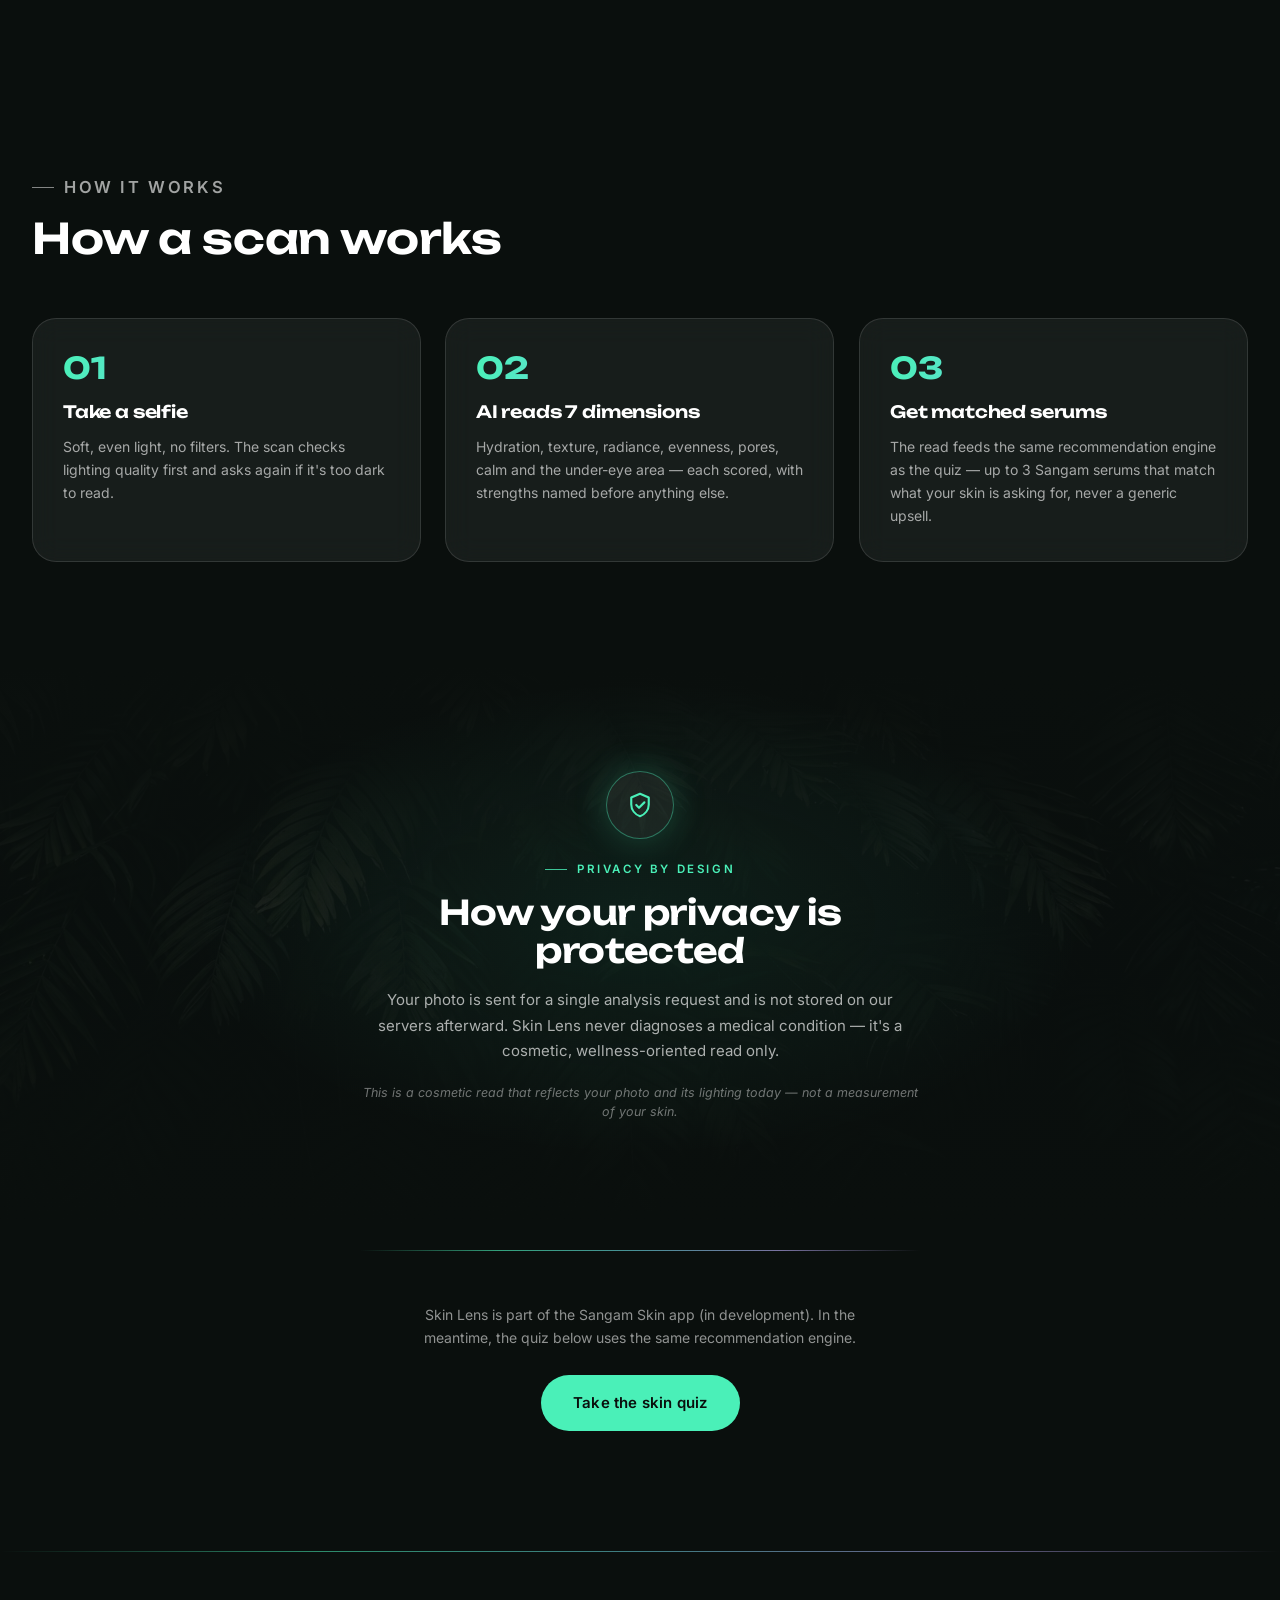
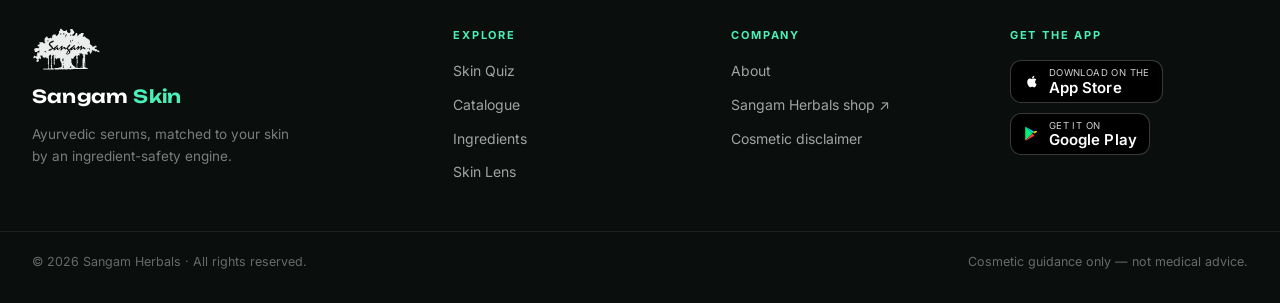
<file: lens.html>
<!DOCTYPE html>
<html lang="en">
<head>
<meta charset="UTF-8" />
<meta name="viewport" content="width=device-width, initial-scale=1.0" />
<title>Skin Lens — AI Skin Analysis — Sangam Skin</title>
<meta name="description" content="How Skin Lens reads your skin across 7 dimensions with a gentle, strengths-first AI analysis — and how your privacy is protected." />
<link rel="canonical" href="https://skin.sangamherbals.com/lens.html" />
<link rel="alternate" hreflang="en" href="https://skin.sangamherbals.com/lens.html" />
<link rel="alternate" hreflang="ru" href="https://skin.sangamherbals.com/lens.html?lang=ru" />
<link rel="alternate" hreflang="x-default" href="https://skin.sangamherbals.com/lens.html" />
<meta name="robots" content="index, follow, max-image-preview:large" />
<meta property="og:type" content="website" />
<meta property="og:site_name" content="Sangam Skin" />
<meta property="og:title" content="Skin Lens — AI Skin Analysis — Sangam Skin" />
<meta property="og:description" content="How Skin Lens reads your skin across 7 dimensions with a gentle, strengths-first AI analysis — and how your privacy is protected." />
<meta property="og:url" content="https://skin.sangamherbals.com/lens.html" />
<meta property="og:image" content="https://skin.sangamherbals.com/assets/images/og-image.png" />
<meta property="og:locale" content="en" />
<meta property="og:locale:alternate" content="ru" />
<meta name="twitter:card" content="summary_large_image" />
<meta name="twitter:title" content="Skin Lens — AI Skin Analysis — Sangam Skin" />
<meta name="twitter:description" content="How Skin Lens reads your skin across 7 dimensions with a gentle, strengths-first AI analysis — and how your privacy is protected." />
<meta name="twitter:image" content="https://skin.sangamherbals.com/assets/images/og-image.png" />
<link rel="icon" href="/assets/images/favicon.png" />
<link rel="preconnect" href="https://fonts.googleapis.com">
<link rel="preconnect" href="https://fonts.gstatic.com" crossorigin>
<link href="https://fonts.googleapis.com/css2?family=Unbounded:wght@500;600;700&family=Inter:wght@400;500;600;700&family=PT+Serif:ital@1&display=swap" rel="stylesheet">
<link rel="stylesheet" href="/assets/css/tokens.css" />
<link rel="stylesheet" href="/assets/css/site.css" />
<link rel="stylesheet" href="/assets/css/lens.css" />
</head>
<body class="theme-dark lensx-page">

<div id="site-header" data-active=""></div>

<main class="lensx">

  <!-- ============ hero — aurora + particles + glass phone mock ============ -->
  <section class="lensx-hero section--dark">
    <div class="fx-aurora" aria-hidden="true"></div>
    <canvas class="lensx-hero__particles" data-particles data-particles-color="#4AF0B8" aria-hidden="true"></canvas>
    <div class="container lensx-hero__grid">

      <div class="lensx-hero__copy">
        <p class="eyebrow" data-fx="up" data-i18n="lens_eyebrow"></p>
        <h1 data-fx="up" data-fx-delay="70" data-i18n="lens_title"></h1>
        <p class="lensx-lede" data-fx="up" data-fx-delay="140" data-i18n="lens_body"></p>
        <ul class="lensx-points" data-fx="up" data-fx-delay="210">
          <li>
            <svg width="16" height="16" viewBox="0 0 24 24" fill="none" aria-hidden="true"><path d="M4.5 12.5l5 5L19.5 7" stroke="#4AF0B8" stroke-width="2.4" stroke-linecap="round" stroke-linejoin="round"/></svg>
            <span data-i18n="lens_point_1"></span>
          </li>
          <li>
            <svg width="16" height="16" viewBox="0 0 24 24" fill="none" aria-hidden="true"><path d="M4.5 12.5l5 5L19.5 7" stroke="#4AF0B8" stroke-width="2.4" stroke-linecap="round" stroke-linejoin="round"/></svg>
            <span data-i18n="lens_point_2"></span>
          </li>
          <li>
            <svg width="16" height="16" viewBox="0 0 24 24" fill="none" aria-hidden="true"><path d="M4.5 12.5l5 5L19.5 7" stroke="#4AF0B8" stroke-width="2.4" stroke-linecap="round" stroke-linejoin="round"/></svg>
            <span data-i18n="lens_point_3"></span>
          </li>
        </ul>
        <div class="lensx-hero__cta" data-fx="up" data-fx-delay="280">
          <a class="btn btn--primary fx-glow-pulse" href="/quiz.html" data-i18n="hero_cta_quiz"></a>
        </div>
      </div>

      <div class="lensx-hero__mockwrap" data-fx="scale" data-fx-delay="180">
        <div class="lensx-mock glass" data-tilt>
          <img class="lensx-mock__face" src="/assets/images/photos/face-glow.jpg" alt="" aria-hidden="true" />
          <div class="lensx-mock__tint" aria-hidden="true"></div>
          <div class="lensx-mock__gridlines" aria-hidden="true"></div>
          <div class="lensx-mock__corners" aria-hidden="true"><i></i><i></i><i></i><i></i></div>
          <div class="lensx-mock__scan" aria-hidden="true"></div>
          <div class="lensx-mock__chip lensx-mock__chip--a glass">
            <span data-i18n="lens_dim_hydration"></span><b>82%</b>
          </div>
          <div class="lensx-mock__chip lensx-mock__chip--b glass">
            <span data-i18n="lens_dim_redness"></span><b>85%</b>
          </div>
          <div class="lensx-mock__score glass">
            <span class="lensx-mock__score-num" data-countup="78">0</span>
            <small data-i18n="lens_mock_score_label"></small>
          </div>
          <div class="lensx-mock__caption">
            <span class="lensx-mock__dot" aria-hidden="true"></span>
            <span data-i18n="lens_mock_caption"></span>
          </div>
        </div>
      </div>

    </div>
  </section>

  <!-- ============ 7 dimensions — animated mint bars + count-ups ============ -->
  <section class="lensx-dims section--dark section">
    <div class="container">
      <div class="section-head">
        <p class="eyebrow" data-fx="up" data-i18n="lens_dims_label"></p>
        <h2 data-fx="up" data-fx-delay="80" data-i18n="lens_dims_title"></h2>
      </div>
      <div class="lensx-dims__panel glass" data-fx="up" data-fx-delay="120">
        <div class="lensx-dim">
          <span class="lensx-dim__name" data-i18n="lens_dim_hydration"></span>
          <div class="lensx-bar" style="--w:82%"><i></i></div>
          <span class="lensx-dim__val" data-countup="82" data-countup-suffix="%">0%</span>
        </div>
        <div class="lensx-dim">
          <span class="lensx-dim__name" data-i18n="lens_dim_texture"></span>
          <div class="lensx-bar" style="--w:74%"><i></i></div>
          <span class="lensx-dim__val" data-countup="74" data-countup-suffix="%">0%</span>
        </div>
        <div class="lensx-dim">
          <span class="lensx-dim__name" data-i18n="lens_dim_radiance"></span>
          <div class="lensx-bar" style="--w:80%"><i></i></div>
          <span class="lensx-dim__val" data-countup="80" data-countup-suffix="%">0%</span>
        </div>
        <div class="lensx-dim">
          <span class="lensx-dim__name" data-i18n="lens_dim_evenness"></span>
          <div class="lensx-bar" style="--w:68%"><i></i></div>
          <span class="lensx-dim__val" data-countup="68" data-countup-suffix="%">0%</span>
        </div>
        <div class="lensx-dim">
          <span class="lensx-dim__name" data-i18n="lens_dim_pores"></span>
          <div class="lensx-bar" style="--w:71%"><i></i></div>
          <span class="lensx-dim__val" data-countup="71" data-countup-suffix="%">0%</span>
        </div>
        <div class="lensx-dim">
          <span class="lensx-dim__name" data-i18n="lens_dim_redness"></span>
          <div class="lensx-bar" style="--w:85%"><i></i></div>
          <span class="lensx-dim__val" data-countup="85" data-countup-suffix="%">0%</span>
        </div>
        <div class="lensx-dim">
          <span class="lensx-dim__name" data-i18n="lens_dim_eye"></span>
          <div class="lensx-bar" style="--w:66%"><i></i></div>
          <span class="lensx-dim__val" data-countup="66" data-countup-suffix="%">0%</span>
        </div>
        <p class="lensx-dims__note" data-i18n="lens_dims_note"></p>
      </div>
    </div>
  </section>

  <!-- ============ 3 steps — glass cards ============ -->
  <section class="lensx-steps section--dark section">
    <div class="container">
      <div class="section-head">
        <p class="eyebrow" data-fx="up" data-i18n="how_eyebrow"></p>
        <h2 data-fx="up" data-fx-delay="80" data-i18n="lens_how_title"></h2>
      </div>
      <div class="lensx-steps__grid">
        <article class="lensx-step glass" data-tilt data-fx="up" data-fx-delay="0">
          <span class="lensx-step__num text-iris" aria-hidden="true">01</span>
          <h3 data-i18n="lens_step_1_title"></h3>
          <p data-i18n="lens_step_1_body"></p>
        </article>
        <article class="lensx-step glass" data-tilt data-fx="up" data-fx-delay="110">
          <span class="lensx-step__num text-iris" aria-hidden="true">02</span>
          <h3 data-i18n="lens_step_2_title"></h3>
          <p data-i18n="lens_step_2_body"></p>
        </article>
        <article class="lensx-step glass" data-tilt data-fx="up" data-fx-delay="220">
          <span class="lensx-step__num text-iris" aria-hidden="true">03</span>
          <h3 data-i18n="lens_step_3_title"></h3>
          <p data-i18n="lens_step_3_body"></p>
        </article>
      </div>
    </div>
  </section>

  <!-- ============ privacy — mint shield ============ -->
  <section class="lensx-privacy section--dark section">
    <img class="lensx-privacy__bg" src="/assets/images/photos/leaves-dark.jpg" loading="lazy" alt="" aria-hidden="true" />
    <div class="lensx-privacy__overlay" aria-hidden="true"></div>
    <div class="container lensx-privacy__inner">
      <span class="lensx-privacy__shield" data-fx="scale" aria-hidden="true">
        <svg width="30" height="30" viewBox="0 0 24 24" fill="none">
          <path d="M12 3l7 3v5.5c0 4.4-3 8-7 9.5-4-1.5-7-5.1-7-9.5V6l7-3z" stroke="#4AF0B8" stroke-width="1.7" stroke-linejoin="round"/>
          <path d="M9 12l2.2 2.2L15.5 9.9" stroke="#4AF0B8" stroke-width="1.7" stroke-linecap="round" stroke-linejoin="round"/>
        </svg>
      </span>
      <p class="eyebrow" data-fx="up" data-fx-delay="60" data-i18n="lens_privacy_eyebrow"></p>
      <h2 data-fx="up" data-fx-delay="120" data-i18n="lens_privacy_title"></h2>
      <p class="lensx-privacy__body" data-fx="up" data-fx-delay="180" data-i18n="lens_privacy_body"></p>
      <p class="lensx-privacy__disclaimer" data-fx="up" data-fx-delay="240" data-i18n="lres_disclaimer_photo"></p>
    </div>
  </section>

  <!-- ============ availability + CTA ============ -->
  <section class="lensx-cta section--dark">
    <div class="container lensx-cta__inner">
      <hr class="line-iris" aria-hidden="true" />
      <p class="lensx-cta__note" data-fx="up" data-i18n="lens_availability"></p>
      <div data-fx="up" data-fx-delay="90">
        <a class="btn btn--primary fx-glow-pulse" href="/quiz.html" data-i18n="hero_cta_quiz"></a>
      </div>
    </div>
  </section>

</main>

<div id="site-footer"></div>

<script src="/assets/js/i18n.js"></script>
<script src="/assets/js/chrome.js"></script>
<script src="/assets/js/fx.js"></script>
<script src="/assets/js/protect.js"></script>
</body>
</html>
</file>
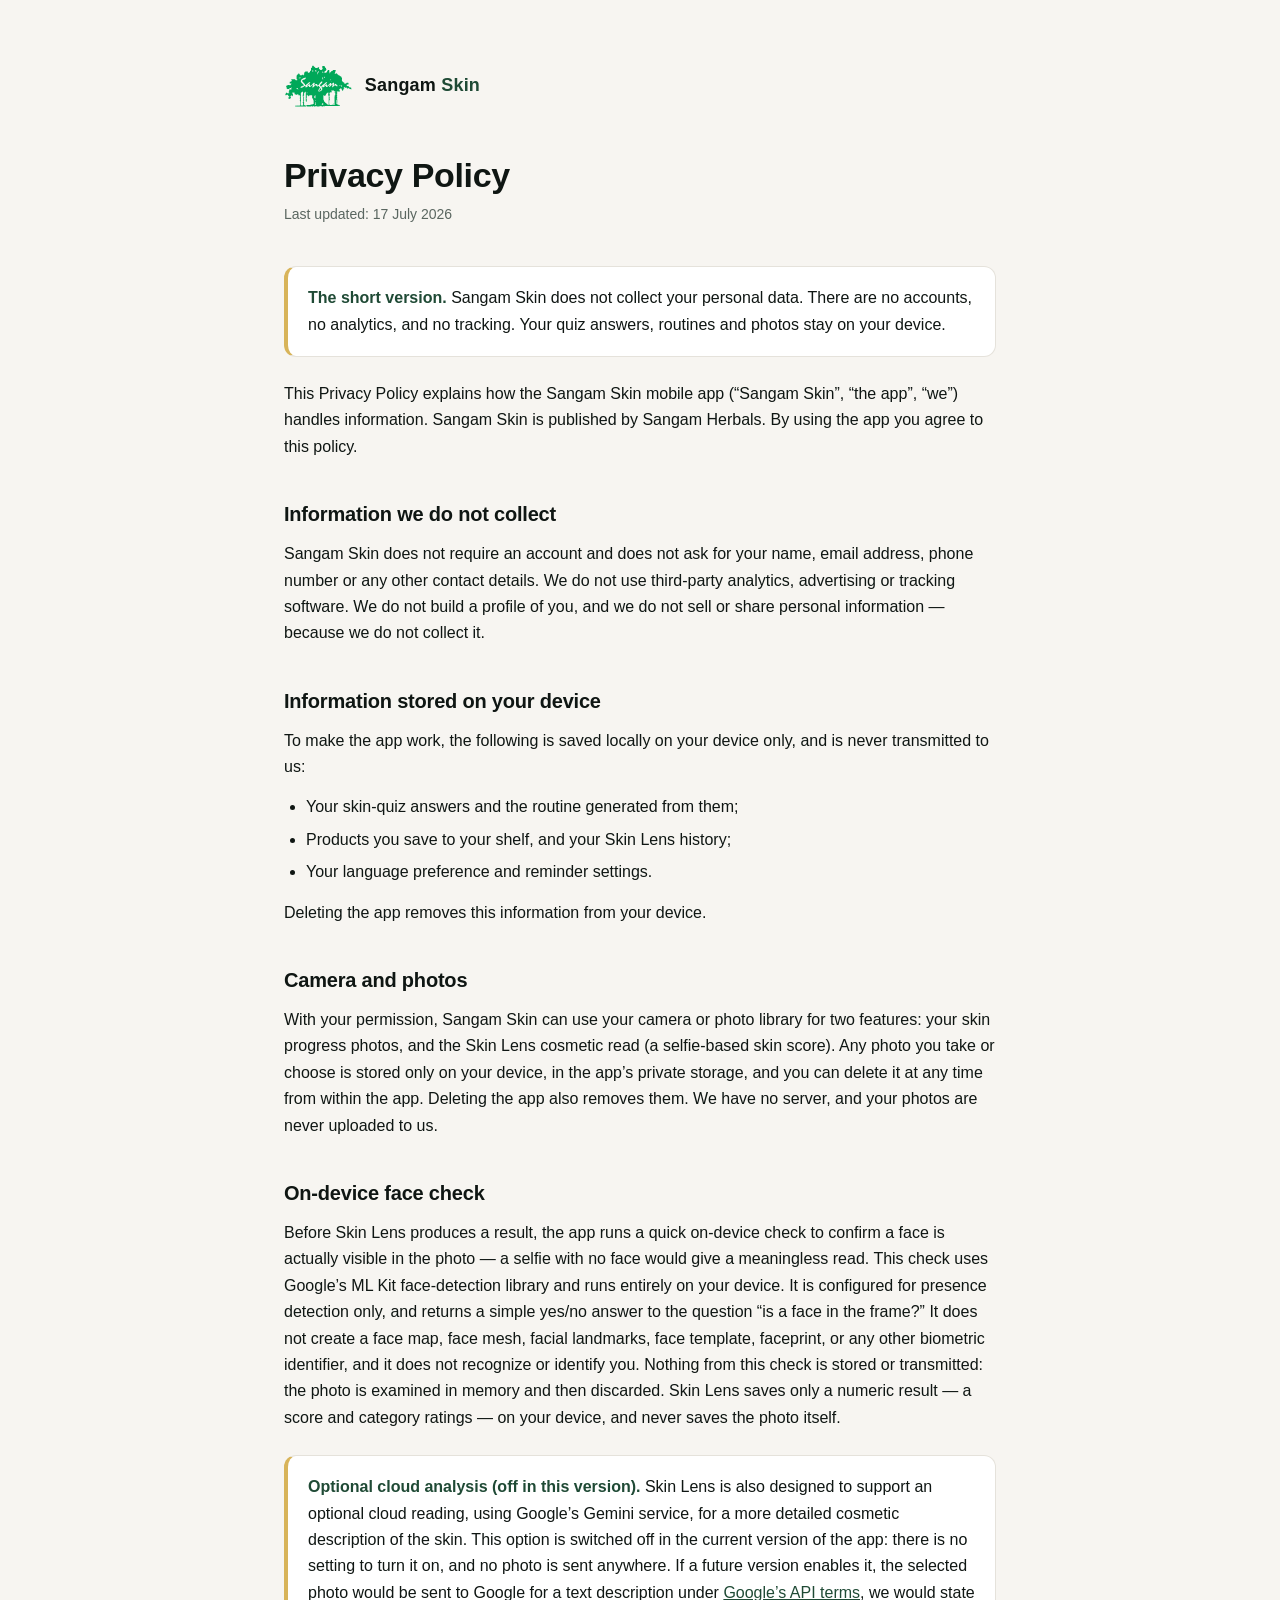
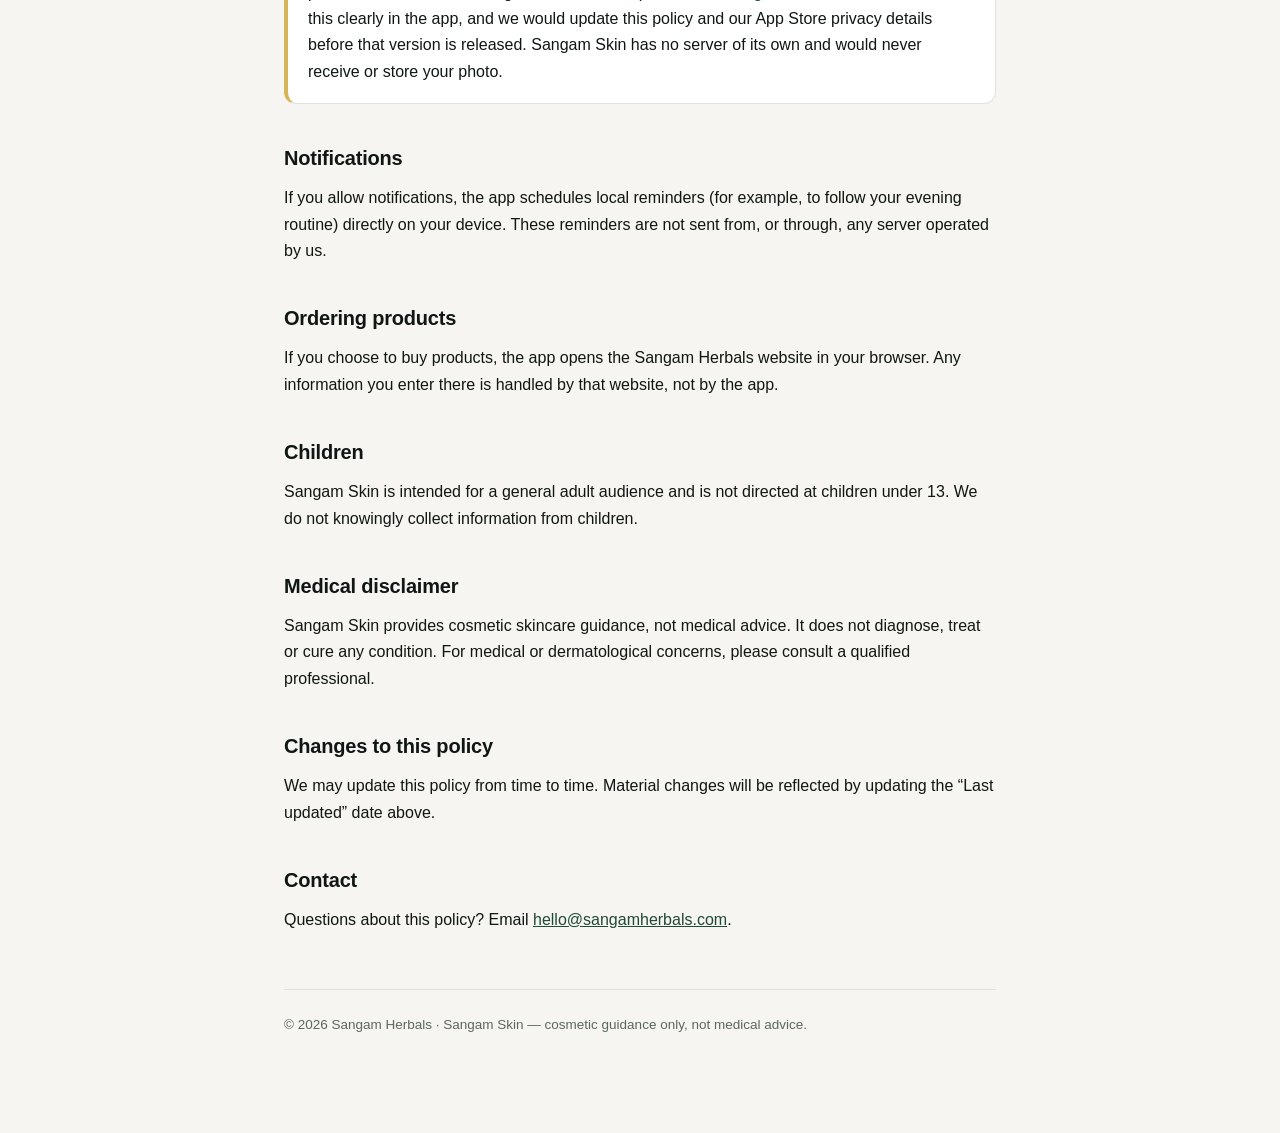
<file: privacy.html>
<!DOCTYPE html>
<html lang="en">
<head>
<meta charset="UTF-8" />
<meta name="viewport" content="width=device-width, initial-scale=1.0" />
<title>Privacy Policy — Sangam Skin</title>
<meta name="description" content="Privacy Policy for the Sangam Skin app. Sangam Skin does not collect your personal data." />
<link rel="canonical" href="https://skin.sangamherbals.com/privacy.html" />
<link rel="alternate" hreflang="en" href="https://skin.sangamherbals.com/privacy.html" />
<link rel="alternate" hreflang="ru" href="https://skin.sangamherbals.com/privacy.html?lang=ru" />
<link rel="alternate" hreflang="x-default" href="https://skin.sangamherbals.com/privacy.html" />
<meta name="robots" content="index, follow, max-image-preview:large" />
<meta property="og:type" content="website" />
<meta property="og:site_name" content="Sangam Skin" />
<meta property="og:title" content="Privacy Policy — Sangam Skin" />
<meta property="og:description" content="Privacy Policy for the Sangam Skin app. Sangam Skin does not collect your personal data." />
<meta property="og:url" content="https://skin.sangamherbals.com/privacy.html" />
<meta property="og:image" content="https://skin.sangamherbals.com/assets/images/og-image.png" />
<meta property="og:locale" content="en" />
<meta property="og:locale:alternate" content="ru" />
<meta name="twitter:card" content="summary_large_image" />
<meta name="twitter:title" content="Privacy Policy — Sangam Skin" />
<meta name="twitter:description" content="Privacy Policy for the Sangam Skin app. Sangam Skin does not collect your personal data." />
<meta name="twitter:image" content="https://skin.sangamherbals.com/assets/images/og-image.png" />
<link rel="icon" href="/assets/images/favicon.png" />
<style>
  :root{--green:#1F4A35;--cream:#F7F5F1;--ink:#0F1613;--ink-soft:#5A6660;--gold:#D8B45A;--line:#E5E2DB;}
  *{box-sizing:border-box;}
  body{margin:0;background:var(--cream);color:var(--ink);
    font-family:-apple-system,BlinkMacSystemFont,'Segoe UI',Inter,sans-serif;line-height:1.65;
    -webkit-font-smoothing:antialiased;}
  .wrap{max-width:760px;margin:0 auto;padding:64px 24px 96px;}
  header.brand{display:flex;align-items:center;gap:12px;margin-bottom:48px;}
  header.brand img{height:44px;width:auto;}
  header.brand span{font-weight:700;font-size:18px;letter-spacing:.2px;}
  header.brand em{font-style:normal;color:var(--green);}
  h1{font-size:34px;line-height:1.15;margin:0 0 8px;letter-spacing:-.01em;}
  .updated{color:var(--ink-soft);font-size:14px;margin-bottom:40px;}
  h2{font-size:20px;margin:38px 0 10px;letter-spacing:-.01em;}
  p{margin:0 0 14px;}
  ul{margin:0 0 14px;padding-left:22px;}
  li{margin:6px 0;}
  a{color:var(--green);}
  .callout{background:#fff;border:1px solid var(--line);border-left:4px solid var(--gold);
    border-radius:12px;padding:18px 20px;margin:24px 0;}
  .callout strong{color:var(--green);}
  footer{margin-top:56px;padding-top:24px;border-top:1px solid var(--line);color:var(--ink-soft);font-size:13.5px;}
</style>
</head>
<body>
<div class="wrap">
  <header class="brand">
    <img src="/assets/images/sangam-tree.svg" alt="Sangam Skin" onerror="this.style.display='none'" />
    <span>Sangam <em>Skin</em></span>
  </header>

  <h1>Privacy Policy</h1>
  <p class="updated">Last updated: 17 July 2026</p>

  <div class="callout">
    <p style="margin:0"><strong>The short version.</strong> Sangam Skin does not collect your
    personal data. There are no accounts, no analytics, and no tracking. Your quiz answers,
    routines and photos stay on your device.</p>
  </div>

  <p>This Privacy Policy explains how the Sangam Skin mobile app (“Sangam Skin”, “the app”,
  “we”) handles information. Sangam Skin is published by Sangam Herbals. By using the app you
  agree to this policy.</p>

  <h2>Information we do not collect</h2>
  <p>Sangam Skin does not require an account and does not ask for your name, email address,
  phone number or any other contact details. We do not use third-party analytics, advertising
  or tracking software. We do not build a profile of you, and we do not sell or share personal
  information — because we do not collect it.</p>

  <h2>Information stored on your device</h2>
  <p>To make the app work, the following is saved locally on your device only, and is never
  transmitted to us:</p>
  <ul>
    <li>Your skin-quiz answers and the routine generated from them;</li>
    <li>Products you save to your shelf, and your Skin Lens history;</li>
    <li>Your language preference and reminder settings.</li>
  </ul>
  <p>Deleting the app removes this information from your device.</p>

  <h2>Camera and photos</h2>
  <p>With your permission, Sangam Skin can use your camera or photo library for two features:
  your skin progress photos, and the Skin Lens cosmetic read (a selfie-based skin score). Any
  photo you take or choose is stored only on your device, in the app’s private storage, and you
  can delete it at any time from within the app. Deleting the app also removes them. We have no
  server, and your photos are never uploaded to us.</p>

  <h2>On-device face check</h2>
  <p>Before Skin Lens produces a result, the app runs a quick on-device check to confirm a face
  is actually visible in the photo — a selfie with no face would give a meaningless read. This
  check uses Google’s ML Kit face-detection library and runs entirely on your device. It is
  configured for presence detection only, and returns a simple yes/no answer to the question
  “is a face in the frame?” It does not create a face map, face mesh, facial landmarks, face
  template, faceprint, or any other biometric identifier, and it does not recognize or identify
  you. Nothing from this check is stored or transmitted: the photo is examined in memory and then
  discarded. Skin Lens saves only a numeric result — a score and category ratings — on your
  device, and never saves the photo itself.</p>

  <div class="callout">
    <p style="margin:0"><strong>Optional cloud analysis (off in this version).</strong> Skin Lens
    is also designed to support an optional cloud reading, using Google’s Gemini service, for a
    more detailed cosmetic description of the skin. This option is switched off in the current
    version of the app: there is no setting to turn it on, and no photo is sent anywhere. If a
    future version enables it, the selected photo would be sent to Google for a text description
    under <a href="https://ai.google.dev/gemini-api/terms" rel="noopener">Google’s API terms</a>,
    we would state this clearly in the app, and we would update this policy and our App Store
    privacy details before that version is released. Sangam Skin has no server of its own and
    would never receive or store your photo.</p>
  </div>

  <h2>Notifications</h2>
  <p>If you allow notifications, the app schedules local reminders (for example, to follow your
  evening routine) directly on your device. These reminders are not sent from, or through, any
  server operated by us.</p>

  <h2>Ordering products</h2>
  <p>If you choose to buy products, the app opens the Sangam Herbals website in your browser.
  Any information you enter there is handled by that website, not by the app.</p>

  <h2>Children</h2>
  <p>Sangam Skin is intended for a general adult audience and is not directed at children under 13.
  We do not knowingly collect information from children.</p>

  <h2>Medical disclaimer</h2>
  <p>Sangam Skin provides cosmetic skincare guidance, not medical advice. It does not diagnose,
  treat or cure any condition. For medical or dermatological concerns, please consult a qualified
  professional.</p>

  <h2>Changes to this policy</h2>
  <p>We may update this policy from time to time. Material changes will be reflected by updating
  the “Last updated” date above.</p>

  <h2>Contact</h2>
  <p>Questions about this policy? Email
  <a href="mailto:hello@sangamherbals.com">hello@sangamherbals.com</a>.</p>

  <footer>
    © 2026 Sangam Herbals · Sangam Skin — cosmetic guidance only, not medical advice.
  </footer>
</div>
</body>
</html>
</file>
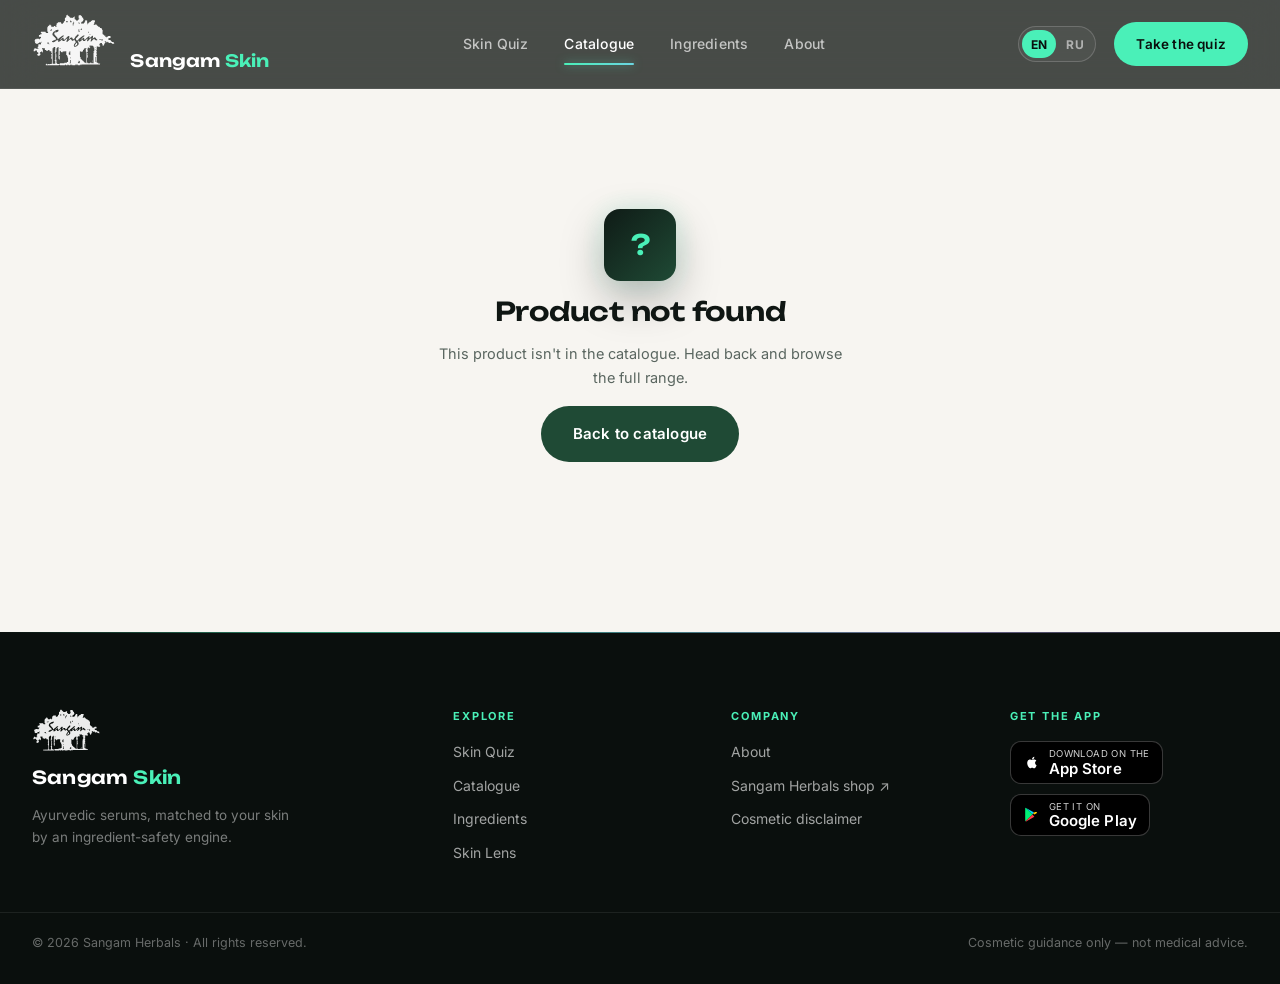
<file: product.html>
<!DOCTYPE html>
<html lang="en">
<head>
<meta charset="UTF-8" />
<meta name="viewport" content="width=device-width, initial-scale=1.0" />
<title>Sangam Skin</title>
<link rel="icon" href="/assets/images/favicon.png" />
<link rel="preconnect" href="https://fonts.googleapis.com">
<link rel="preconnect" href="https://fonts.gstatic.com" crossorigin>
<link href="https://fonts.googleapis.com/css2?family=Unbounded:wght@500;600;700&family=Inter:wght@400;500;600;700&family=PT+Serif:ital@1&display=swap" rel="stylesheet">
<link rel="stylesheet" href="/assets/css/tokens.css" />
<link rel="stylesheet" href="/assets/css/site.css" />
<link rel="stylesheet" href="/assets/css/product.css" />
</head>
<body>

<div id="site-header" data-active="catalog"></div>

<main class="product-page" id="product-root">
  <!-- populated by product.js; shows a not-found state if the #hash doesn't match -->
</main>

<div id="site-footer"></div>

<script src="/data/products.js"></script>
<script src="/data/ingredients.js"></script>
<script src="/data/conflicts.js"></script>
<script src="/assets/js/i18n.js"></script>
<script src="/assets/js/chrome.js"></script>
<script src="/assets/js/product-card.js"></script>
<script src="/assets/js/product.js"></script>
<script src="/assets/js/fx.js"></script>
<script src="/assets/js/protect.js"></script>
</body>
</html>
</file>
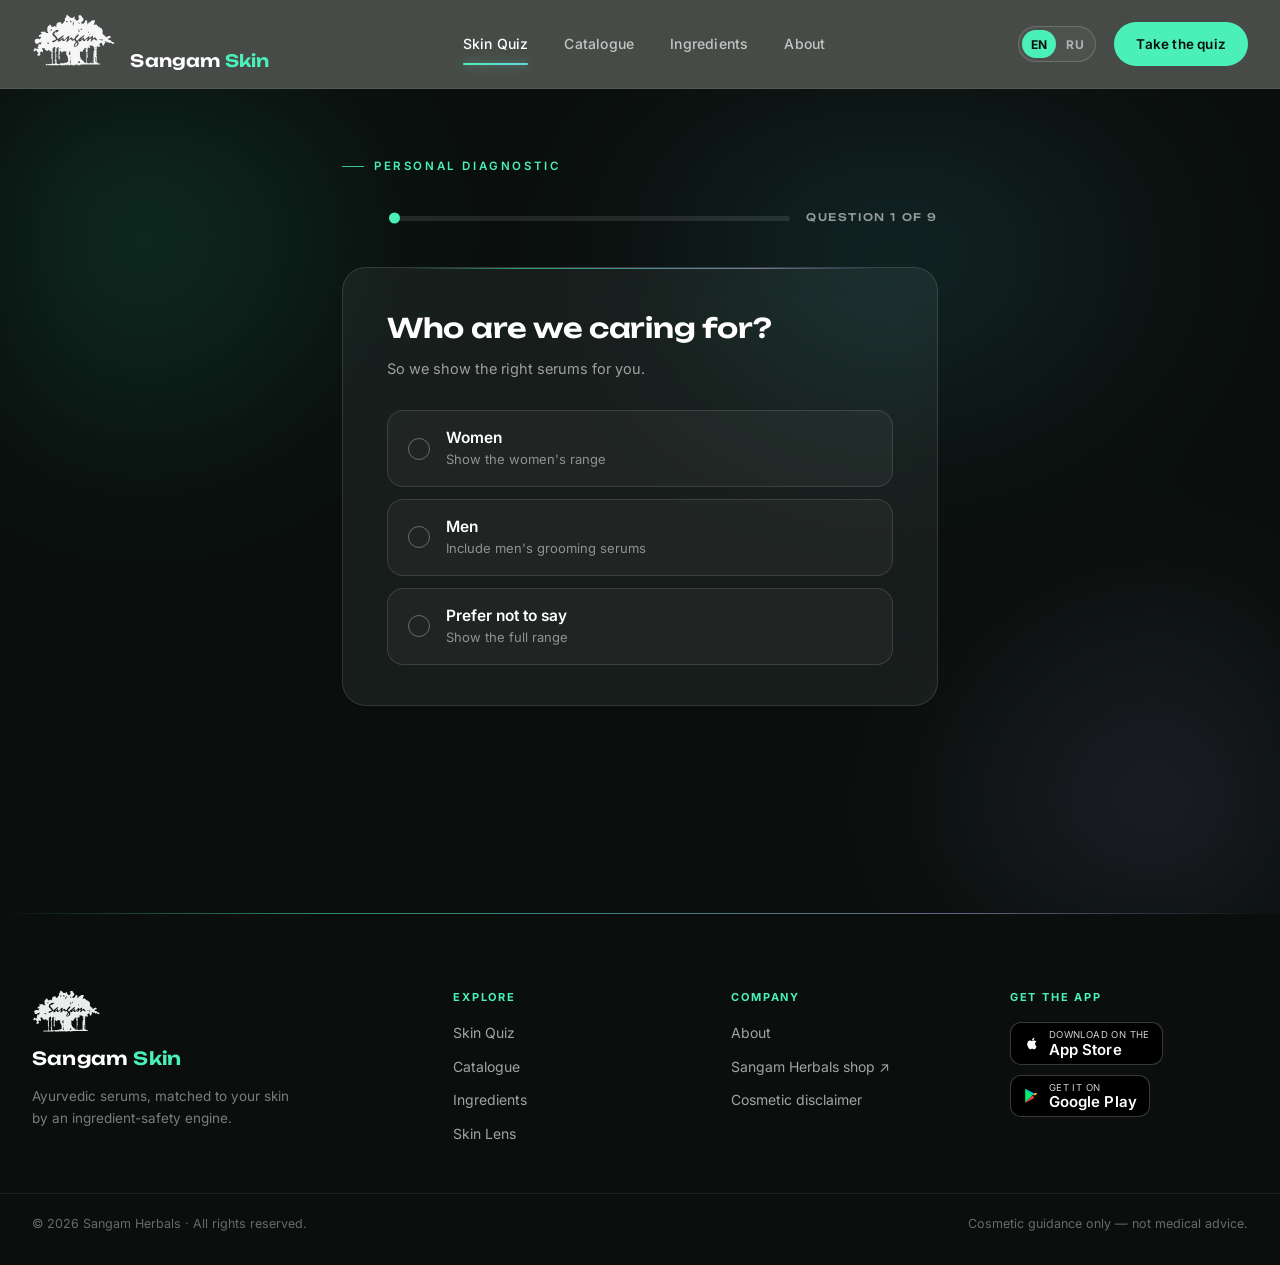
<file: quiz.html>
<!DOCTYPE html>
<html lang="en">
<head>
<meta charset="UTF-8" />
<meta name="viewport" content="width=device-width, initial-scale=1.0" />
<title>Skin Quiz — Sangam Skin</title>
<meta name="description" content="A two-minute quiz that builds your personal AM/PM serum routine from all 118 Sangam formulas, safety-checked for conflicts." />
<link rel="canonical" href="https://skin.sangamherbals.com/quiz.html" />
<link rel="alternate" hreflang="en" href="https://skin.sangamherbals.com/quiz.html" />
<link rel="alternate" hreflang="ru" href="https://skin.sangamherbals.com/quiz.html?lang=ru" />
<link rel="alternate" hreflang="x-default" href="https://skin.sangamherbals.com/quiz.html" />
<meta name="robots" content="index, follow, max-image-preview:large" />
<meta property="og:type" content="website" />
<meta property="og:site_name" content="Sangam Skin" />
<meta property="og:title" content="Skin Quiz — Sangam Skin" />
<meta property="og:description" content="A two-minute quiz that builds your personal AM/PM serum routine from all 118 Sangam formulas, safety-checked for conflicts." />
<meta property="og:url" content="https://skin.sangamherbals.com/quiz.html" />
<meta property="og:image" content="https://skin.sangamherbals.com/assets/images/og-image.png" />
<meta property="og:locale" content="en" />
<meta property="og:locale:alternate" content="ru" />
<meta name="twitter:card" content="summary_large_image" />
<meta name="twitter:title" content="Skin Quiz — Sangam Skin" />
<meta name="twitter:description" content="A two-minute quiz that builds your personal AM/PM serum routine from all 118 Sangam formulas, safety-checked for conflicts." />
<meta name="twitter:image" content="https://skin.sangamherbals.com/assets/images/og-image.png" />
<link rel="icon" href="/assets/images/favicon.png" />
<link rel="preconnect" href="https://fonts.googleapis.com">
<link rel="preconnect" href="https://fonts.gstatic.com" crossorigin>
<link href="https://fonts.googleapis.com/css2?family=Unbounded:wght@500;600;700&family=Inter:wght@400;500;600;700&family=PT+Serif:ital@1&display=swap" rel="stylesheet">
<link rel="stylesheet" href="/assets/css/tokens.css" />
<link rel="stylesheet" href="/assets/css/site.css" />
<link rel="stylesheet" href="/assets/css/quiz.css" />
</head>
<body>

<div id="site-header" data-active="quiz"></div>

<main class="quiz section--dark theme-dark">
  <div class="fx-aurora" aria-hidden="true"></div>

  <div class="container quiz__container">
    <p class="eyebrow quiz__eyebrow" data-fx="up" data-i18n="quiz_eyebrow"></p>

    <div class="quiz__progress-row" data-fx="up" data-fx-delay="90">
      <button class="quiz__back" type="button" data-quiz-back aria-label="Back" data-i18n-attr="aria-label:quiz_back">
        <svg width="18" height="18" viewBox="0 0 24 24" fill="none" aria-hidden="true"><path d="M15 18l-6-6 6-6" stroke="currentColor" stroke-width="2" stroke-linecap="round" stroke-linejoin="round"/></svg>
      </button>
      <div class="quiz__progress-track"><div class="quiz__progress-fill" data-quiz-progress></div></div>
      <span class="quiz__counter" data-quiz-counter></span>
    </div>

    <div class="quiz__card glass" data-fx="up" data-fx-delay="180">
      <div class="quiz__stage" data-quiz-stage></div>
    </div>
  </div>
</main>

<div id="site-footer"></div>

<script src="/data/products.js"></script>
<script src="/data/conflicts.js"></script>
<script src="/data/quiz.js"></script>
<script src="/assets/js/engine.js"></script>
<script src="/assets/js/i18n.js"></script>
<script src="/assets/js/chrome.js"></script>
<script src="/assets/js/quiz.js"></script>
<script src="/assets/js/fx.js"></script>
<script src="/assets/js/protect.js"></script>
</body>
</html>
</file>
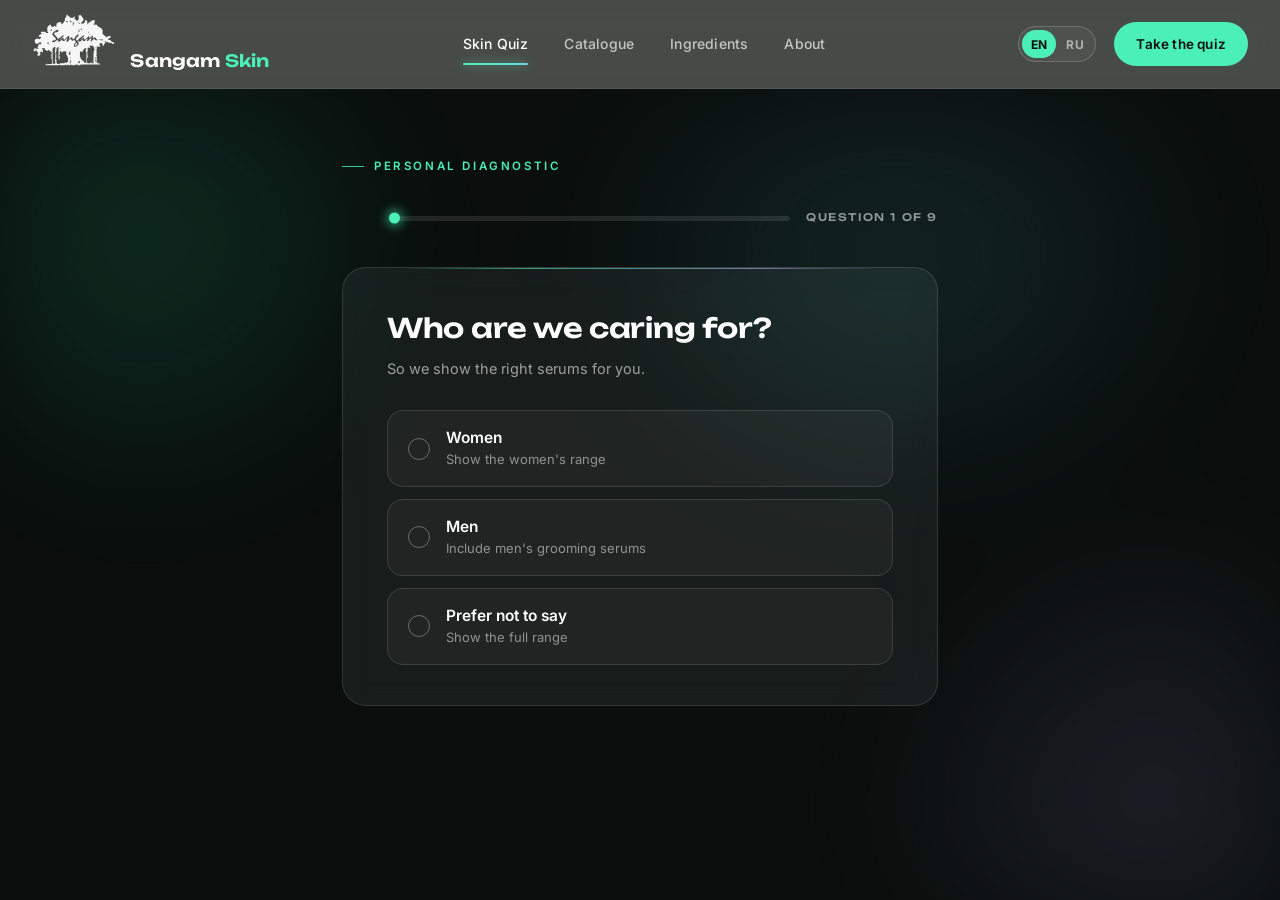
<file: result.html>
<!DOCTYPE html>
<html lang="en">
<head>
<meta charset="UTF-8" />
<meta name="viewport" content="width=device-width, initial-scale=1.0" />
<title>Your Routine — Sangam Skin</title>
<meta name="robots" content="noindex" />
<link rel="icon" href="/assets/images/favicon.png" />
<link rel="preconnect" href="https://fonts.googleapis.com">
<link rel="preconnect" href="https://fonts.gstatic.com" crossorigin>
<link href="https://fonts.googleapis.com/css2?family=Unbounded:wght@500;600;700&family=Inter:wght@400;500;600;700&family=PT+Serif:ital@1&display=swap" rel="stylesheet">
<link rel="stylesheet" href="/assets/css/tokens.css" />
<link rel="stylesheet" href="/assets/css/site.css" />
<link rel="stylesheet" href="/assets/css/result.css" />
</head>
<body>

<div id="site-header" data-active="quiz"></div>

<main class="result">

  <!-- ================= celebration hero ================= -->
  <section class="result-hero section--dark theme-dark">
    <div class="fx-aurora" aria-hidden="true"></div>
    <div class="container">
      <div class="result-hero__inner">
        <p class="eyebrow" data-fx="up" data-i18n="result_eyebrow"></p>
        <h1 data-fx="up" data-fx-delay="90" data-i18n="result_title"></h1>
        <div class="result-hero__num" data-fx="scale" data-fx-delay="180" aria-hidden="true">
          <span class="text-iris" data-result-total></span>
        </div>
        <p class="result__count" data-fx="up" data-fx-delay="260" data-result-count></p>
      </div>
    </div>
  </section>

  <!-- ================= AM / PM sessions ================= -->
  <section class="result-body">
    <div class="container result__sessions">
      <section class="result__session result__session--am" data-fx="up">
        <div class="result__session-head">
          <span class="result__session-icon" aria-hidden="true">
            <svg width="18" height="18" viewBox="0 0 24 24" fill="none" stroke="currentColor" stroke-width="1.8" stroke-linecap="round"><circle cx="12" cy="12" r="4.2"/><path d="M12 2.5v2.4M12 19.1v2.4M2.5 12h2.4M19.1 12h2.4M4.9 4.9l1.7 1.7M17.4 17.4l1.7 1.7M19.1 4.9l-1.7 1.7M6.6 17.4l-1.7 1.7"/></svg>
          </span>
          <span class="badge badge--am" data-i18n="result_am"></span>
        </div>
        <div class="result__list" data-result-am></div>
      </section>

      <section class="result__session result__session--pm" data-fx="up" data-fx-delay="120">
        <div class="result__session-head">
          <span class="result__session-icon" aria-hidden="true">
            <svg width="18" height="18" viewBox="0 0 24 24" fill="none" stroke="currentColor" stroke-width="1.8" stroke-linejoin="round"><path d="M20 14.5A8.5 8.5 0 0 1 9.5 4a8.5 8.5 0 1 0 10.5 10.5Z"/></svg>
          </span>
          <span class="badge badge--pm" data-i18n="result_pm"></span>
        </div>
        <div class="result__list" data-result-pm></div>
      </section>
    </div>

    <div class="container">
      <div class="result__why" data-fx="up">
        <h3 data-i18n="result_why_title"></h3>
        <p data-i18n="result_why_body"></p>
      </div>

      <div class="result__ctas" data-fx="up">
        <a class="btn btn--primary" href="/catalog.html" data-i18n="result_catalog_cta"></a>
        <a class="btn btn--outline" href="/quiz.html" data-i18n="result_retake"></a>
      </div>

      <p class="result__disclaimer" data-i18n="result_disclaimer"></p>
    </div>
  </section>
</main>

<div id="site-footer"></div>

<script src="/data/products.js"></script>
<script src="/assets/js/i18n.js"></script>
<script src="/assets/js/chrome.js"></script>
<script src="/assets/js/product-card.js"></script>
<script src="/assets/js/result.js"></script>
<script src="/assets/js/fx.js"></script>
<script src="/assets/js/protect.js"></script>
</body>
</html>
</file>
<file: assets/css/tokens.css>
/* ============================================================================
   Sangam Skin — BIO-LUXE FUTURIST design tokens
   Dark-lab luxury: obsidian sections + luminous mint bio-glow + clinical
   porcelain light sections. Pages consume these custom props + utilities;
   motion keyframes for fx.js (SangamFX) live at the bottom of this file.
   Fonts (pages own their own <link>):
     Display  'Unbounded' 500/600/700 (has Cyrillic)
     Body/UI  'Inter' 400/500/600/700
     Editorial accent 'PT Serif' italic (founder quote only)
   ========================================================================== */

:root {
  /* ---- core palette ---- */
  --obsidian: #0A0F0D;        /* near-black green — dark section bg */
  --deep: #0F1B16;            /* dark elevated surface */
  --glass: rgba(255, 255, 255, 0.06);
  --glass-border: rgba(255, 255, 255, 0.12);
  --mint: #4AF0B8;            /* luminous bio-glow accent */
  --iris-1: #4AF0B8;
  --iris-2: #6BD5E1;
  --iris-3: #B5A8F0;
  --porcelain: #F7F5F1;       /* light section bg — cool, clinical */
  --paper: #FFFFFF;           /* light cards */
  --ink: #0F1613;
  --ink-soft: #5A6660;
  --green: #1F4A35;           /* brand deep green — light-section CTAs */
  --champagne: #D8B45A;       /* refined gold, sparing */
  --line-l: #E5E2DB;          /* hairlines on light */
  --line-d: rgba(255, 255, 255, 0.1);  /* hairlines on dark */

  /* ---- legacy aliases (old page CSS still reads these during transition;
          remapped into the new palette so nothing renders broken) ---- */
  --green-dark: #0F2A1E;
  --green-soft: #2D6A4B;
  --sage: #E7F0E9;
  --gold: var(--champagne);
  --gold-soft: #EFE4C6;
  --accent: var(--green);
  --accent-dark: #143627;
  --accent-soft: #BFE8D6;
  --accent-bg: #E9F4EE;
  --rose: var(--iris-3);
  --bg: var(--porcelain);
  --surface: var(--paper);
  --cream: #F1EEE7;
  --ink-faint: #8B958F;
  --line: var(--line-l);
  --line-mid: #D8D4CA;

  /* ---- semantic ---- */
  --ok: #1E8A5C;
  --warn: #B7791F;
  --danger: #C05248;
  --ok-bg: #E4F5EC;

  /* ---- AM/PM (cooled to the clinical palette) ---- */
  --am: #B9892E;
  --am-bg: #F7EFDC;
  --pm: #7C6FB0;
  --pm-bg: #EEEBF7;

  /* ---- type ---- */
  --font-display: 'Unbounded', 'Inter', -apple-system, BlinkMacSystemFont, sans-serif;
  --font-sans: 'Inter', -apple-system, BlinkMacSystemFont, sans-serif;
  --font-serif: 'PT Serif', Georgia, serif;   /* founder quote / legacy */

  /* ---- layout ---- */
  --max-width: 1280px;
  --radius-sm: 10px;
  --radius-md: 16px;
  --radius-lg: 24px;
  --radius-xl: 32px;
  --radius-full: 999px;

  /* ---- shadows ---- */
  --shadow-card: 0 10px 40px rgba(10, 15, 13, 0.07);
  --shadow-raised: 0 24px 64px rgba(10, 15, 13, 0.13);
  --shadow-glow: 0 0 32px rgba(74, 240, 184, 0.35);
  --shadow-glow-strong: 0 8px 44px rgba(74, 240, 184, 0.5);

  /* ---- motion ---- */
  --ease-out: cubic-bezier(0.16, 1, 0.3, 1);

  color-scheme: light;
}

/* ============================ base ============================ */
* { box-sizing: border-box; }
html { scroll-behavior: smooth; }
body {
  margin: 0;
  background: var(--porcelain);
  color: var(--ink);
  font-family: var(--font-sans);
  font-size: 16px;
  line-height: 1.55;
  -webkit-font-smoothing: antialiased;
  text-rendering: optimizeLegibility;
}
h1, h2, h3, h4 {
  font-family: var(--font-display);
  font-weight: 600;
  margin: 0;
  line-height: 1.12;
  letter-spacing: -0.01em;
}
p { margin: 0; }
a { color: inherit; text-decoration: none; }
img { max-width: 100%; display: block; }
button { font-family: inherit; cursor: pointer; }
ul { margin: 0; padding: 0; list-style: none; }

::selection { background: var(--mint); color: var(--obsidian); }
:focus-visible { outline: 2px solid var(--green); outline-offset: 3px; border-radius: 4px; }
.section--dark :focus-visible,
.theme-dark :focus-visible,
.header :focus-visible,
.footer :focus-visible { outline-color: var(--mint); }

.container {
  max-width: var(--max-width);
  margin: 0 auto;
  padding: 0 32px;
}

/* ============================ section modes ============================ */
/* Dark lab sections vs porcelain clinical sections. Pages combine these with
   .section (padding rhythm lives in site.css). */
.section--dark {
  position: relative;
  background: var(--obsidian);
  color: rgba(255, 255, 255, 0.92);
}
.section--dark h1, .section--dark h2, .section--dark h3, .section--dark h4 { color: #fff; }
.section--light {
  position: relative;
  background: var(--porcelain);
  color: var(--ink);
}

/* ============================ utilities ============================ */
/* Glass card — for use over dark/aurora backgrounds */
.glass {
  background: var(--glass);
  border: 1px solid var(--glass-border);
  -webkit-backdrop-filter: blur(14px) saturate(1.25);
  backdrop-filter: blur(14px) saturate(1.25);
  border-radius: var(--radius-lg);
}

/* Iridescent text gradient */
.text-iris {
  background: linear-gradient(100deg, var(--iris-1) 0%, var(--iris-2) 48%, var(--iris-3) 100%);
  -webkit-background-clip: text;
  background-clip: text;
  -webkit-text-fill-color: transparent;
  color: transparent;
}

/* Iridescent hairline (accent rules, dividers) */
.line-iris {
  height: 1px;
  border: none;
  background: linear-gradient(90deg, transparent, var(--iris-1), var(--iris-2), var(--iris-3), transparent);
  opacity: 0.65;
}

.eyebrow {
  display: inline-flex;
  align-items: center;
  gap: 10px;
  font-family: var(--font-sans);
  font-weight: 600;
  font-size: 11.5px;
  letter-spacing: 2.6px;
  text-transform: uppercase;
  color: var(--champagne);
}
.eyebrow::before {
  content: '';
  width: 22px;
  height: 1px;
  background: currentColor;
  flex-shrink: 0;
  opacity: 0.8;
}
.section--dark .eyebrow,
.theme-dark .eyebrow { color: var(--mint); }

/* ============================ buttons ============================ */
.btn {
  display: inline-flex;
  align-items: center;
  justify-content: center;
  gap: 10px;
  height: 56px;
  padding: 0 32px;
  border-radius: var(--radius-full);
  font-family: var(--font-sans);
  font-weight: 600;
  font-size: 15px;
  letter-spacing: 0.2px;
  border: none;
  white-space: nowrap;
  transition:
    transform 0.45s var(--ease-out),
    box-shadow 0.45s var(--ease-out),
    background 0.25s ease,
    border-color 0.25s ease,
    color 0.25s ease;
}
.btn:hover { transform: translateY(-2px); }
.btn:active { transform: translateY(0) scale(0.98); }

/* primary — solid brand green on light sections … */
.btn--primary { background: var(--green); color: #fff; }
.btn--primary:hover { background: #27593F; box-shadow: var(--shadow-raised); }
/* …and luminous mint on dark contexts (add .fx-glow-pulse for the pulse) */
.section--dark .btn--primary,
.theme-dark .btn--primary,
.header .btn--primary,
.footer .btn--primary,
.btn--primary.btn--on-dark {
  background: var(--mint);
  color: var(--obsidian);
}
.section--dark .btn--primary:hover,
.theme-dark .btn--primary:hover,
.header .btn--primary:hover,
.footer .btn--primary:hover,
.btn--primary.btn--on-dark:hover {
  background: #63F5C5;
  box-shadow: var(--shadow-glow-strong);
}

/* accent — iridescent bio-gradient, reads on light AND dark */
.btn--accent {
  background: linear-gradient(115deg, var(--iris-1), var(--iris-2) 60%, var(--iris-3) 130%);
  color: var(--obsidian);
}
.btn--accent:hover { box-shadow: var(--shadow-glow); }

/* outline / ghost */
.btn--outline { background: transparent; color: var(--ink); border: 1px solid var(--line-mid); }
.btn--outline:hover { border-color: var(--green); color: var(--green); }
.section--dark .btn--outline,
.theme-dark .btn--outline,
.header .btn--outline,
.footer .btn--outline {
  color: #fff;
  border-color: rgba(255, 255, 255, 0.28);
}
.section--dark .btn--outline:hover,
.theme-dark .btn--outline:hover,
.header .btn--outline:hover,
.footer .btn--outline:hover {
  border-color: var(--mint);
  color: var(--mint);
}
.btn--ghost { background: transparent; color: inherit; padding: 0 12px; }
.btn--ghost:hover { color: var(--green); transform: none; }
.section--dark .btn--ghost:hover,
.theme-dark .btn--ghost:hover { color: var(--mint); }

.btn--sm { height: 44px; padding: 0 22px; font-size: 13.5px; }

/* ============================ chips ============================ */
.chip {
  display: inline-flex;
  align-items: center;
  height: 38px;
  padding: 0 18px;
  border-radius: var(--radius-full);
  border: 1px solid var(--line-l);
  background: var(--paper);
  font-size: 13.5px;
  font-weight: 500;
  color: var(--ink);
  transition: background 0.2s ease, border-color 0.2s ease, color 0.2s ease, box-shadow 0.2s ease;
  white-space: nowrap;
}
.chip:hover { border-color: var(--green); }
.chip.is-active { background: var(--green); border-color: var(--green); color: #fff; }
.section--dark .chip,
.theme-dark .chip {
  background: var(--glass);
  border-color: var(--glass-border);
  color: rgba(255, 255, 255, 0.82);
}
.section--dark .chip:hover,
.theme-dark .chip:hover { border-color: rgba(74, 240, 184, 0.55); }
.section--dark .chip.is-active,
.theme-dark .chip.is-active {
  background: var(--mint);
  border-color: var(--mint);
  color: var(--obsidian);
  box-shadow: 0 0 18px rgba(74, 240, 184, 0.35);
}

/* ============================ cards ============================ */
.card {
  background: var(--paper);
  border: 1px solid var(--line-l);
  border-radius: var(--radius-lg);
  box-shadow: var(--shadow-card);
}
.section--dark .card,
.theme-dark .card {
  background: var(--deep);
  border-color: var(--line-d);
  box-shadow: 0 20px 60px rgba(0, 0, 0, 0.45);
}

/* ============================ badges ============================ */
.badge {
  display: inline-flex;
  align-items: center;
  height: 24px;
  padding: 0 10px;
  border-radius: var(--radius-full);
  font-size: 10.5px;
  font-weight: 700;
  letter-spacing: 0.8px;
  text-transform: uppercase;
}
.badge--am { background: var(--am-bg); color: var(--am); }
.badge--pm { background: var(--pm-bg); color: var(--pm); }
.badge--ok { background: var(--ok-bg); color: var(--ok); }
.section--dark .badge--am, .theme-dark .badge--am { background: rgba(216, 180, 90, 0.14); color: #E9CE8E; }
.section--dark .badge--pm, .theme-dark .badge--pm { background: rgba(181, 168, 240, 0.14); color: #C9BEF5; }
.section--dark .badge--ok, .theme-dark .badge--ok { background: rgba(74, 240, 184, 0.12); color: var(--mint); }

.visually-hidden {
  position: absolute; width: 1px; height: 1px; padding: 0; margin: -1px;
  overflow: hidden; clip: rect(0, 0, 0, 0); white-space: nowrap; border: 0;
}

/* ============ gradient monogram tiles (packaging-free product visuals) ============ */
.tile {
  border-radius: var(--radius-md);
  display: flex;
  align-items: center;
  justify-content: center;
  position: relative;
  overflow: hidden;
  font-family: var(--font-display);
  font-weight: 600;
  color: #fff;
  flex-shrink: 0;
}
.tile--skin { background: linear-gradient(135deg, #DBEAE1, #F4F7F3); color: var(--green); }
.tile--hair { background: linear-gradient(135deg, #0F1B16, #2C5943); color: #CFF3E2; }
.tile--lips { background: linear-gradient(135deg, #C7BCF3, #EFECFB); color: #4E4390; }
.tile--lash { background: linear-gradient(135deg, #0A0F0D, #1F4A35); color: #9BEFD0; }

/* ===========================================================================
   MOTION GRAMMAR — consumed declaratively; fx.js (SangamFX) drives the JS
   side. fx.js adds .sangam-fx to <html> on load, so nothing is ever hidden
   when JS is absent.
   ========================================================================== */

/* ---- [data-fx] scroll reveals ---- */
.sangam-fx [data-fx] {
  opacity: 0;
  transition:
    opacity 0.7s var(--ease-out),
    transform 0.7s var(--ease-out),
    clip-path 0.7s var(--ease-out);
  will-change: opacity, transform;
}
.sangam-fx [data-fx="up"]    { transform: translateY(28px); }
.sangam-fx [data-fx="left"]  { transform: translateX(-36px); }
.sangam-fx [data-fx="right"] { transform: translateX(36px); }
.sangam-fx [data-fx="scale"] { transform: scale(0.92); }
.sangam-fx [data-fx="clip"]  { transform: translateY(14px); clip-path: inset(0 0 100% 0); }
.sangam-fx [data-fx].fx-in {
  opacity: 1;
  transform: none;
}
/* clip-path reset ONLY for the clip variant — applying inset(0) to every
   [data-fx] element clips children that intentionally overhang the box
   (e.g. the hero's floating glass chips at negative offsets). */
.sangam-fx [data-fx="clip"].fx-in {
  clip-path: inset(0 0 0 0);
}

/* ---- [data-tilt] sheen (JS drives --sheen-x/--sheen-y/--sheen-o) ---- */
[data-tilt] {
  position: relative;
  transform-style: preserve-3d;
}
[data-tilt]::after {
  content: '';
  position: absolute;
  inset: 0;
  z-index: 2;
  pointer-events: none;
  border-radius: inherit;
  background: radial-gradient(
    420px circle at var(--sheen-x, 50%) var(--sheen-y, 50%),
    rgba(255, 255, 255, 0.16),
    rgba(255, 255, 255, 0.04) 42%,
    transparent 64%
  );
  opacity: var(--sheen-o, 0);
  transition: opacity 0.5s ease;
}
.fx-tilt-off::after { display: none; }

/* ---- marquee (fx.js duplicates the track content for a seamless loop and
        adds --run; without JS the single copy just sits still) ---- */
.fx-marquee {
  overflow: hidden;
  position: relative;
  -webkit-mask-image: linear-gradient(90deg, transparent, #000 8%, #000 92%, transparent);
  mask-image: linear-gradient(90deg, transparent, #000 8%, #000 92%, transparent);
}
.fx-marquee__track {
  display: flex;
  align-items: center;
  gap: 48px;
  width: max-content;
}
.fx-marquee__seq {
  display: flex;
  align-items: center;
  flex-shrink: 0;
}
.fx-marquee__track--run {
  animation: fx-marquee var(--marquee-dur, 40s) linear infinite;
}
.fx-marquee:hover .fx-marquee__track--run { animation-play-state: paused; }
@keyframes fx-marquee {
  from { transform: translateX(0); }
  to   { transform: translateX(-50%); }
}

/* ---- aurora — CSS-only drifting bio-glow (3 blurred blobs) ---- */
.fx-aurora {
  position: absolute;
  inset: 0;
  overflow: hidden;
  pointer-events: none;
  z-index: 0;
  filter: blur(64px) saturate(1.2);
  opacity: 0.55;
  background: radial-gradient(
    clamp(280px, 38vw, 620px) clamp(220px, 30vw, 480px) at 70% 20%,
    rgba(107, 213, 225, 0.22),
    transparent 70%
  );
  animation: fx-aurora-c 18s ease-in-out infinite alternate;
}
.fx-aurora::before,
.fx-aurora::after {
  content: '';
  position: absolute;
  width: clamp(320px, 46vw, 720px);
  height: clamp(320px, 46vw, 720px);
  border-radius: 50%;
}
.fx-aurora::before {
  left: -12%;
  top: -18%;
  background: radial-gradient(circle, rgba(74, 240, 184, 0.26), transparent 68%);
  animation: fx-aurora-a 22s ease-in-out infinite alternate;
}
.fx-aurora::after {
  right: -14%;
  bottom: -24%;
  background: radial-gradient(circle, rgba(181, 168, 240, 0.22), transparent 68%);
  animation: fx-aurora-b 26s ease-in-out infinite alternate;
}
@keyframes fx-aurora-a {
  from { transform: translate3d(0, 0, 0) scale(1); }
  to   { transform: translate3d(18%, 14%, 0) scale(1.18); }
}
@keyframes fx-aurora-b {
  from { transform: translate3d(0, 0, 0) scale(1.1); }
  to   { transform: translate3d(-16%, -12%, 0) scale(0.94); }
}
@keyframes fx-aurora-c {
  from { background-position: 0% 0%; }
  to   { background-position: -22% 30%; }
}

/* ---- mint glow pulse for primary dark CTAs ---- */
.fx-glow-pulse { animation: fx-glow 2.8s ease-in-out infinite; }
@keyframes fx-glow {
  0%, 100% { box-shadow: 0 0 0 0 rgba(74, 240, 184, 0), 0 0 22px rgba(74, 240, 184, 0.28); }
  50%      { box-shadow: 0 0 0 6px rgba(74, 240, 184, 0.07), 0 0 44px rgba(74, 240, 184, 0.5); }
}

/* ---- periodic sheen sweep (decorative highlight for cards/CTAs) ---- */
.fx-sheen { position: relative; overflow: hidden; }
.fx-sheen::before {
  content: '';
  position: absolute;
  top: 0;
  bottom: 0;
  left: -60%;
  width: 55%;
  background: linear-gradient(100deg, transparent, rgba(255, 255, 255, 0.16), transparent);
  transform: translateX(-120%) skewX(-18deg);
  animation: fx-sheen-sweep 5.5s ease-in-out infinite;
  pointer-events: none;
}
@keyframes fx-sheen-sweep {
  0%, 55% { transform: translateX(-120%) skewX(-18deg); }
  100%    { transform: translateX(420%) skewX(-18deg); }
}

/* ============================ reduced motion ============================ */
@media (prefers-reduced-motion: reduce) {
  html { scroll-behavior: auto; }
  *, *::before, *::after {
    animation-duration: 0.01ms !important;
    animation-iteration-count: 1 !important;
    transition-duration: 0.01ms !important;
  }
  .sangam-fx [data-fx], [data-fx] {
    opacity: 1 !important;
    transform: none !important;
    clip-path: none !important;
  }
  .reveal { opacity: 1 !important; transform: none !important; }
  .fx-marquee {
    -webkit-mask-image: none;
    mask-image: none;
  }
  .fx-marquee__track,
  .fx-marquee__track--run {
    animation: none !important;
    width: auto;
    flex-wrap: wrap;
  }
  .fx-aurora, .fx-aurora::before, .fx-aurora::after { animation: none !important; }
  .fx-glow-pulse { animation: none !important; box-shadow: 0 0 22px rgba(74, 240, 184, 0.28); }
  .fx-sheen::before { display: none; }
  [data-tilt]::after { display: none; }
}

@media (max-width: 860px) {
  .container { padding: 0 20px; }
}

/* ---- content protection: no text selection / image drag (form fields exempt) ---- */
body {
  -webkit-user-select: none;
  user-select: none;
}
input, textarea, select, [contenteditable] {
  -webkit-user-select: text;
  user-select: text;
}
img {
  -webkit-user-drag: none;
  user-drag: none;
}
</file>
<file: assets/css/site.css>
/* Sangam Skin — site chrome (header/footer) + shared page patterns.
   BIO-LUXE FUTURIST: dark-glass sticky header that reads over both obsidian
   heroes and porcelain sections; obsidian footer with mint accents. */

/* ---------- header ---------- */
.header {
  position: sticky; top: 0; z-index: 50;
  background: rgba(10, 15, 13, 0.74);
  -webkit-backdrop-filter: blur(18px) saturate(1.35);
  backdrop-filter: blur(18px) saturate(1.35);
  border-bottom: 1px solid rgba(255, 255, 255, 0.08);
}
.header__inner {
  display: flex; align-items: center; justify-content: space-between;
  height: 88px; gap: 32px;
}
.header__brand {
  /* baseline: the tree's base sits on the same line as the wordmark's base */
  display: flex; align-items: baseline; gap: 14px;
  font-family: var(--font-display); font-weight: 600; font-size: 17px;
  letter-spacing: 0.2px; color: #fff;
  flex-shrink: 0;
}
.header__brand em { font-style: normal; color: var(--mint); }
/* The SVG's viewBox is cropped tight to the tree artwork (a wide ~1.6:1 mark),
   so the full height is visible tree — no dead whitespace. Height-only
   constraint keeps the aspect ratio; baseline flex alignment puts the img's
   bottom edge on the text baseline. Inverted to read on the dark glass bar. */
.header__brand img {
  height: 54px; width: auto;
  filter: brightness(0) invert(1);
  opacity: 0.95;
}
.header__nav { display: flex; align-items: center; gap: 36px; flex: 1; justify-content: center; }
.nav__link {
  font-size: 14px; font-weight: 500; letter-spacing: 0.2px;
  color: rgba(255, 255, 255, 0.68);
  position: relative; padding: 6px 0; transition: color 0.2s ease;
}
.nav__link:hover, .nav__link.is-active { color: #fff; }
.nav__link.is-active::after {
  content: ''; position: absolute; left: 0; right: 0; bottom: -4px; height: 2px;
  background: linear-gradient(90deg, var(--iris-1), var(--iris-2));
  border-radius: 2px;
  box-shadow: 0 0 10px rgba(74, 240, 184, 0.55);
}
.header__actions { display: flex; align-items: center; gap: 18px; flex-shrink: 0; }
.lang-switch {
  display: flex; border: 1px solid rgba(255, 255, 255, 0.18);
  border-radius: var(--radius-full); padding: 3px; gap: 2px;
  background: rgba(255, 255, 255, 0.04);
}
.lang-switch button {
  border: none; background: transparent; border-radius: var(--radius-full);
  width: 34px; height: 28px; font-size: 12px; font-weight: 700;
  color: rgba(255, 255, 255, 0.55);
  letter-spacing: 0.4px;
  transition: background 0.2s ease, color 0.2s ease;
}
.lang-switch button:hover { color: #fff; }
.lang-switch button.is-active { background: var(--mint); color: var(--obsidian); }
.header__burger { display: none; flex-direction: column; gap: 4px; background: none; border: none; padding: 8px; }
.header__burger span { width: 20px; height: 2px; background: #fff; border-radius: 2px; }
.header__mobile-nav {
  display: none; flex-direction: column; padding: 8px 20px 20px; gap: 4px;
  background: rgba(10, 15, 13, 0.96);
  border-top: 1px solid rgba(255, 255, 255, 0.08);
}
.header__mobile-nav .nav__link {
  padding: 14px 0; border-bottom: 1px solid rgba(255, 255, 255, 0.08);
  font-size: 16px; color: rgba(255, 255, 255, 0.8);
}
.header__mobile-nav .nav__link:hover,
.header__mobile-nav .nav__link.is-active { color: var(--mint); }
.header__mobile-nav .nav__link.is-active::after { display: none; }
.header__mobile-nav.is-open { display: flex; }

@media (max-width: 980px) {
  .header__nav { display: none; }
  .header__burger { display: flex; }
  .header__actions .btn { display: none; }
}

/* ---------- footer ---------- */
.footer {
  position: relative;
  background: var(--obsidian);
  color: rgba(255, 255, 255, 0.78);
  margin-top: 0;
}
/* iridescent hairline along the footer's top edge */
.footer::before {
  content: ''; position: absolute; top: 0; left: 0; right: 0; height: 1px;
  background: linear-gradient(90deg, transparent, var(--iris-1), var(--iris-2), var(--iris-3), transparent);
  opacity: 0.55;
}
.footer__inner {
  display: grid; grid-template-columns: 1.6fr 1fr 1fr 1fr;
  gap: 40px; padding: 76px 32px 48px;
}
.footer__brand { display: flex; flex-direction: column; align-items: flex-start; gap: 12px; }
/* align-self keeps the tree flush with the column's left edge — without it the
   column's default stretch gives the img a full-width box and the artwork
   floats centered inside it, visually indented from the wordmark below. */
.footer__brand img { filter: brightness(0) invert(1); opacity: 0.92; height: 44px; width: auto; align-self: flex-start; }
.footer__brand span {
  font-family: var(--font-display); font-weight: 600; font-size: 18px;
  letter-spacing: 0.2px; color: #fff;
}
.footer__brand em { font-style: normal; color: var(--mint); }
.footer__brand p { font-size: 13.5px; color: rgba(255, 255, 255, 0.46); max-width: 260px; line-height: 1.65; }
.footer__col { display: flex; flex-direction: column; gap: 12px; }
.footer__head {
  font-size: 11px; font-weight: 700; letter-spacing: 1.8px; text-transform: uppercase;
  color: var(--mint); margin-bottom: 4px;
}
.footer__col a, .footer__app-note { font-size: 14px; color: rgba(255, 255, 255, 0.62); transition: color 0.2s ease; }
.footer__col a:hover { color: var(--mint); }

/* ---------- app store badges (footer + homepage CTA; self-contained SVG) ---------- */
.store-badges { display: flex; flex-wrap: wrap; gap: 10px; }
.store-badge {
  display: inline-flex; align-items: center; gap: 9px;
  padding: 8px 14px; border-radius: 11px;
  background: #000; color: #fff !important;
  border: 1px solid rgba(255, 255, 255, 0.22);
  text-decoration: none; line-height: 1;
  transition: transform 0.18s ease, box-shadow 0.18s ease, border-color 0.18s ease;
}
.store-badge:hover {
  transform: translateY(-2px); border-color: rgba(255, 255, 255, 0.4);
  box-shadow: 0 10px 26px rgba(0, 0, 0, 0.34);
}
.store-badge__glyph { width: 17px; height: 17px; flex: 0 0 auto; }
.store-badge__text { display: flex; flex-direction: column; gap: 2px; text-align: left; }
.store-badge__text small { font-size: 9.5px; letter-spacing: 0.4px; opacity: 0.82; text-transform: uppercase; white-space: nowrap; }
.store-badge__text strong { font-size: 16px; font-weight: 600; letter-spacing: 0.1px; white-space: nowrap; }
.store-badges--footer .store-badge { padding: 7px 12px; }
.store-badges--footer .store-badge__text strong { font-size: 15px; }
.footer__legal {
  display: flex; justify-content: space-between; flex-wrap: wrap; gap: 8px;
  padding: 20px 32px 32px; border-top: 1px solid rgba(255, 255, 255, 0.08);
  font-size: 12.5px; color: rgba(255, 255, 255, 0.38);
}
@media (max-width: 860px) {
  .footer__inner { grid-template-columns: 1fr 1fr; }
  .footer__legal { flex-direction: column; }
}

/* ---------- shared page patterns ---------- */
.section { padding: 104px 0; }
.section--tight { padding: 64px 0; }
.section-head { max-width: 680px; margin-bottom: 56px; }
.section-head h2 {
  font-size: clamp(28px, 3.8vw, 42px);
  margin-top: 14px;
  letter-spacing: -0.01em;
}
.section-head p { font-size: 16.5px; color: var(--ink-soft); margin-top: 16px; line-height: 1.65; }
.section--dark .section-head p { color: rgba(255, 255, 255, 0.62); }
.section-head--center { margin-left: auto; margin-right: auto; text-align: center; }
.section-head--center .eyebrow { justify-content: center; }

/* ---------- legacy reveal (old pages during transition) ----------
   Gated on .sangam-fx (added by fx.js) so content is never hidden without JS.
   fx.js treats .reveal exactly like data-fx="up". */
.sangam-fx .reveal {
  opacity: 0;
  transform: translateY(28px);
  transition: opacity 0.7s var(--ease-out), transform 0.7s var(--ease-out);
}
.sangam-fx .reveal.in, .reveal.in { opacity: 1; transform: translateY(0); }

@media (max-width: 640px) {
  .section { padding: 72px 0; }
  .section-head h2 { font-size: 26px; }
}
</file>
<file: assets/css/home.css>
/* ============================================================================
   Sangam Skin — homepage (BIO-LUXE FUTURIST).
   Consumes tokens.css custom props + utilities (.glass, .section--dark,
   .fx-aurora, .fx-marquee, badges, tiles) and fx.js motion grammar
   (data-fx / data-countup / data-tilt / canvas[data-particles]).
   ========================================================================== */

/* =============================== 1 · HERO =============================== */
.hero {
  position: relative;
  overflow: hidden;
  min-height: calc(92vh - 76px);
  display: flex;
  flex-direction: column;
  justify-content: center;
}
.hero__particles {
  position: absolute;
  inset: 0;
  width: 100%;
  height: 100%;
  z-index: 0;
  opacity: 0.55;
  pointer-events: none;
}
.hero__inner {
  position: relative;
  z-index: 1;
  flex: 1;
  display: grid;
  grid-template-columns: 1.08fr 0.92fr;
  gap: 72px;
  align-items: center;
  padding-top: 84px;
  padding-bottom: 56px;
}
.hero__title {
  font-size: clamp(32px, 4.3vw, 58px);
  font-weight: 600;
  line-height: 1.08;
  letter-spacing: -0.015em;
  margin-top: 22px;
  color: #fff;
}
.hero__sub {
  font-size: 16.5px;
  line-height: 1.65;
  color: rgba(255, 255, 255, 0.66);
  margin-top: 22px;
  max-width: 520px;
}
.hero__ctas {
  display: flex;
  gap: 16px;
  margin-top: 38px;
  flex-wrap: wrap;
}

/* floating glass composition */
.hero__visual { position: relative; }
.hero__frame {
  margin: 0;
  padding: 12px;
  border-radius: var(--radius-xl);
  box-shadow: 0 44px 96px rgba(0, 0, 0, 0.55);
  animation: hero-float 7s ease-in-out infinite alternate;
}
.hero__frame img {
  width: 100%;
  aspect-ratio: 4 / 3;
  object-fit: cover;
  border-radius: calc(var(--radius-xl) - 8px);
}
.hero__chip {
  position: absolute;
  z-index: 2;
  border-radius: var(--radius-md);
  box-shadow: 0 20px 48px rgba(0, 0, 0, 0.45);
}
.hero__chip--conflict {
  left: -26px;
  bottom: 40px;
  max-width: 232px;
  padding: 16px 18px;
  display: flex;
  flex-direction: column;
  align-items: flex-start;
  gap: 9px;
  animation: hero-float 8.5s ease-in-out 0.9s infinite alternate;
}
.hero__chip--conflict p {
  font-size: 13.5px;
  font-weight: 600;
  line-height: 1.45;
  color: rgba(255, 255, 255, 0.9);
}
.hero__chip--score {
  right: -18px;
  top: 26px;
  padding: 14px 22px 12px;
  text-align: center;
  display: flex;
  flex-direction: column;
  gap: 2px;
  animation: hero-float 6.5s ease-in-out 0.4s infinite alternate;
}
.hero__chip--score strong {
  font-family: var(--font-display);
  font-weight: 600;
  font-size: 30px;
  color: var(--mint);
  text-shadow: 0 0 20px rgba(74, 240, 184, 0.45);
}
.hero__chip--score span {
  font-size: 10px;
  font-weight: 600;
  letter-spacing: 1.6px;
  text-transform: uppercase;
  color: rgba(255, 255, 255, 0.55);
}
@keyframes hero-float {
  from { transform: translateY(0); }
  to   { transform: translateY(-14px); }
}

/* stats row */
.hero__stats {
  position: relative;
  z-index: 1;
  display: grid;
  grid-template-columns: repeat(4, minmax(0, max-content));
  gap: clamp(28px, 5vw, 72px);
  border-top: 1px solid var(--line-d);
  padding-top: 34px;
  padding-bottom: 52px;
}
.hero__stat { display: flex; flex-direction: column; gap: 4px; }
.hero__stat strong,
.hero__stat b {
  font-family: var(--font-display);
  font-weight: 600;
  font-size: clamp(28px, 3.2vw, 42px);
  line-height: 1;
  color: #fff;
}
.hero__stat .hero__min {
  font-style: normal;
  font-size: 0.45em;
  font-weight: 600;
  color: rgba(255, 255, 255, 0.8);
}
.hero__stat span {
  font-size: 12.5px;
  letter-spacing: 0.3px;
  color: rgba(255, 255, 255, 0.5);
}

/* ========================= 2 · INGREDIENT MARQUEE ========================= */
.marquee-strip {
  padding: 20px 0;
  border-top: 1px solid var(--line-d);
  border-bottom: 1px solid var(--line-d);
}
#ingredient-marquee { min-height: 24px; }
.marquee__item {
  font-family: var(--font-display);
  font-weight: 500;
  font-size: 13px;
  letter-spacing: 2.6px;
  text-transform: uppercase;
  color: rgba(255, 255, 255, 0.72);
  white-space: nowrap;
}
.marquee__dot {
  width: 6px;
  height: 6px;
  border-radius: 50%;
  background: var(--mint);
  box-shadow: 0 0 10px rgba(74, 240, 184, 0.85);
  flex-shrink: 0;
}
@media (prefers-reduced-motion: reduce) {
  .marquee-strip .fx-marquee__track { justify-content: center; row-gap: 12px; }
}

/* ============================ 3 · HOW IT WORKS ============================ */
.how__grid {
  display: grid;
  grid-template-columns: repeat(4, 1fr);
  gap: 20px;
}
.how__step {
  position: relative;
  overflow: hidden;
  background: var(--paper);
  border: 1px solid var(--line-l);
  border-radius: var(--radius-lg);
  padding: 30px 26px 30px;
  transition:
    transform 0.5s var(--ease-out),
    box-shadow 0.5s var(--ease-out),
    border-color 0.3s ease;
}
.how__step::before {
  content: '';
  position: absolute;
  left: 26px;
  right: 26px;
  top: 0;
  height: 2px;
  border-radius: 2px;
  background: linear-gradient(90deg, var(--iris-1), var(--iris-2), var(--iris-3));
  opacity: 0;
  transition: opacity 0.35s ease;
}
.how__step:hover {
  transform: translateY(-6px);
  box-shadow: var(--shadow-raised);
  border-color: rgba(31, 74, 53, 0.22);
}
.how__step:hover::before { opacity: 1; }
.how__num {
  font-family: var(--font-display);
  font-weight: 700;
  font-size: 62px;
  line-height: 1;
  color: rgba(31, 74, 53, 0.12);
  user-select: none;
}
@supports (-webkit-text-stroke: 1px black) {
  .how__num {
    color: transparent;
    -webkit-text-stroke: 1.2px rgba(31, 74, 53, 0.3);
  }
}
.how__step h3 { font-size: 16.5px; margin-top: 18px; letter-spacing: 0; }
.how__step p {
  font-size: 14px;
  line-height: 1.62;
  color: var(--ink-soft);
  margin-top: 10px;
}

/* ========================== 4 · SCIENCE / TRUST ========================== */
.trust__inner {
  display: grid;
  grid-template-columns: 0.85fr 1.15fr;
  gap: clamp(48px, 6vw, 88px);
  align-items: center;
}
.trust__visual { margin: 0; }
.trust__frame {
  padding: 12px;
  border-radius: var(--radius-xl);
}
.trust__frame img {
  width: 100%;
  aspect-ratio: 4 / 5;
  object-fit: cover;
  /* bias the crop toward the pipette-and-bottle action in the lower half
     of lab-serum.jpg, away from the blurred face at the top */
  object-position: 50% 72%;
  border-radius: calc(var(--radius-xl) - 8px);
}
.trust__molecule {
  display: block;
  width: min(320px, 86%);
  margin: -30px auto 0;
  position: relative;
  z-index: 2;
  overflow: visible;
}
.trust__molecule path {
  stroke-dasharray: 1;
  stroke-dashoffset: 1;
  animation: mol-draw 6.5s ease-in-out infinite alternate;
}
.trust__molecule path:nth-of-type(2) { animation-delay: 0.5s; }
.trust__molecule path:nth-of-type(3) { animation-delay: 1s; }
@keyframes mol-draw { to { stroke-dashoffset: 0; } }
.trust__molecule circle {
  fill: var(--mint);
  opacity: 0.9;
}
.trust__molecule circle:nth-of-type(2n) { fill: var(--iris-3); }

.trust__body {
  font-size: 16px;
  line-height: 1.68;
  color: rgba(255, 255, 255, 0.62);
  margin-top: 18px;
  max-width: 560px;
}
.trust__copy h2 {
  font-size: clamp(26px, 3.4vw, 40px);
  margin-top: 14px;
  max-width: 560px;
}
.trust__rows {
  margin-top: 34px;
  display: flex;
  flex-direction: column;
  gap: 14px;
}
.trust__rows li {
  display: flex;
  align-items: flex-start;
  gap: 18px;
  padding: 18px 20px;
  background: rgba(255, 255, 255, 0.03);
  border: 1px solid var(--line-d);
  border-radius: var(--radius-md);
  transition: border-color 0.3s ease, background 0.3s ease;
}
.trust__rows li:hover {
  border-color: rgba(74, 240, 184, 0.4);
  background: rgba(74, 240, 184, 0.04);
}
.trust__check {
  width: 30px;
  height: 30px;
  flex-shrink: 0;
  display: flex;
  align-items: center;
  justify-content: center;
  border-radius: 50%;
  background: rgba(74, 240, 184, 0.1);
  border: 1px solid rgba(74, 240, 184, 0.42);
  box-shadow: 0 0 14px rgba(74, 240, 184, 0.18);
}
.trust__check svg { width: 14px; height: 14px; }
.trust__check svg path {
  fill: none;
  stroke: var(--mint);
  stroke-width: 2.2;
  stroke-linecap: round;
  stroke-linejoin: round;
  stroke-dasharray: 1;
  stroke-dashoffset: 1;
  transition: stroke-dashoffset 0.7s var(--ease-out) 0.35s;
}
.trust__rows li.fx-in .trust__check svg path { stroke-dashoffset: 0; }
.trust__rows h3 {
  font-family: var(--font-sans);
  font-size: 15px;
  font-weight: 600;
  color: #fff;
}
.trust__rows li > div > p {
  font-size: 13.5px;
  line-height: 1.6;
  color: rgba(255, 255, 255, 0.55);
  margin-top: 5px;
}

/* ========================== 5 · SKIN LENS DEMO ========================== */
.lens-demo {
  background: linear-gradient(180deg, var(--obsidian) 0%, #0C1613 55%, var(--deep) 100%);
}
.lens-demo__inner {
  display: grid;
  grid-template-columns: 1fr 1fr;
  gap: clamp(48px, 6vw, 80px);
  align-items: center;
}
.lens-demo__copy h2 {
  font-size: clamp(26px, 3.4vw, 40px);
  margin-top: 14px;
  max-width: 520px;
}
.lens-demo__body {
  font-size: 16px;
  line-height: 1.68;
  color: rgba(255, 255, 255, 0.62);
  margin-top: 18px;
  max-width: 500px;
}
.lens-demo__points {
  margin: 26px 0 32px;
  display: flex;
  flex-direction: column;
  gap: 12px;
}
.lens-demo__points li {
  position: relative;
  padding-left: 28px;
  font-size: 14.5px;
  color: rgba(255, 255, 255, 0.8);
  line-height: 1.55;
}
.lens-demo__points li::before {
  content: '✓';
  position: absolute;
  left: 0;
  top: 0;
  color: var(--mint);
  font-weight: 700;
  text-shadow: 0 0 12px rgba(74, 240, 184, 0.55);
}

.lens-demo__panel {
  display: grid;
  grid-template-columns: 0.85fr 1.15fr;
  gap: 18px;
  align-items: center;
}
.lens-demo__face {
  position: relative;
  overflow: hidden;
  margin: 0;
  padding: 10px;
  border-radius: var(--radius-xl);
}
.lens-demo__face img {
  width: 100%;
  aspect-ratio: 3 / 4;
  object-fit: cover;
  border-radius: calc(var(--radius-xl) - 6px);
}
.lens-demo__scan {
  position: absolute;
  left: 10%;
  right: 10%;
  height: 2px;
  border-radius: 2px;
  background: linear-gradient(90deg, transparent, var(--mint), transparent);
  box-shadow: 0 0 18px rgba(74, 240, 184, 0.7);
  animation: lens-scan 3.2s ease-in-out infinite;
  pointer-events: none;
}
@keyframes lens-scan {
  0%, 100% { top: 12%; }
  50%      { top: 84%; }
}
.lens-demo__bars {
  padding: 26px 26px 22px;
  display: flex;
  flex-direction: column;
  gap: 13px;
}
.lens-demo__label {
  font-size: 10.5px;
  font-weight: 700;
  letter-spacing: 2px;
  text-transform: uppercase;
  color: var(--mint);
  margin-bottom: 4px;
}
.lens-bar { display: flex; flex-direction: column; gap: 6px; }
.lens-bar > span { font-size: 12.5px; color: rgba(255, 255, 255, 0.72); }
.lens-bar__track {
  height: 6px;
  border-radius: var(--radius-full);
  background: rgba(255, 255, 255, 0.08);
  overflow: hidden;
}
.lens-bar__track i {
  display: block;
  height: 100%;
  width: 0;
  border-radius: inherit;
  background: linear-gradient(90deg, var(--iris-2), var(--iris-1));
  box-shadow: 0 0 12px rgba(74, 240, 184, 0.5);
  transition: width 1.1s var(--ease-out);
}
.lens-demo__bars.fx-in .lens-bar__track i { width: var(--w, 60%); }
.lens-demo__bars .lens-bar:nth-of-type(2) .lens-bar__track i { transition-delay: 0.08s; }
.lens-demo__bars .lens-bar:nth-of-type(3) .lens-bar__track i { transition-delay: 0.16s; }
.lens-demo__bars .lens-bar:nth-of-type(4) .lens-bar__track i { transition-delay: 0.24s; }
.lens-demo__bars .lens-bar:nth-of-type(5) .lens-bar__track i { transition-delay: 0.32s; }
.lens-demo__bars .lens-bar:nth-of-type(6) .lens-bar__track i { transition-delay: 0.4s; }
.lens-demo__bars .lens-bar:nth-of-type(7) .lens-bar__track i { transition-delay: 0.48s; }
@media (prefers-reduced-motion: reduce) {
  .lens-bar__track i, .lens-demo__bars.fx-in .lens-bar__track i { width: var(--w, 60%) !important; }
  .lens-demo__scan { display: none; }
}
.lens-demo__note {
  font-size: 11.5px;
  color: rgba(255, 255, 255, 0.42);
  margin-top: 4px;
  line-height: 1.5;
}

/* ======================== 6 · FEATURED PRODUCTS ======================== */
.featured__head {
  display: flex;
  align-items: flex-end;
  justify-content: space-between;
  gap: 24px;
  max-width: none;
  margin-bottom: 44px;
}

/* category photo tiles */
.featured__cats {
  display: grid;
  grid-template-columns: repeat(4, 1fr);
  gap: 20px;
  margin-bottom: 26px;
}
.featured__cat {
  position: relative;
  display: block;
  overflow: hidden;
  border-radius: var(--radius-lg);
  aspect-ratio: 4 / 3;
  box-shadow: var(--shadow-card);
}
.featured__cat img {
  width: 100%;
  height: 100%;
  object-fit: cover;
  transition: transform 0.9s var(--ease-out);
}
.featured__cat:hover img { transform: scale(1.07); }
.featured__cat::after {
  content: '';
  position: absolute;
  inset: 0;
  z-index: 1;
  background: linear-gradient(180deg, transparent 46%, rgba(10, 15, 13, 0.8));
  transition: background 0.3s ease;
}
.featured__cat span {
  position: absolute;
  left: 18px;
  bottom: 14px;
  z-index: 2;
  color: #fff;
  font-family: var(--font-display);
  font-weight: 600;
  font-size: 14.5px;
  letter-spacing: 0.4px;
}
.featured__cat span::after {
  content: ' →';
  color: var(--mint);
  opacity: 0;
  transition: opacity 0.3s ease;
}
.featured__cat:hover span::after { opacity: 1; }

/* photo-less data cards (rendered by home.js, [data-tilt]) */
.product-grid {
  display: grid;
  grid-template-columns: repeat(4, 1fr);
  gap: 20px;
  margin-top: 20px;
}
.fcard {
  display: flex;
  flex-direction: column;
  gap: 13px;
  padding: 24px;
  background: var(--paper);
  border: 1px solid var(--line-l);
  border-radius: var(--radius-lg);
  box-shadow: var(--shadow-card);
  transition: box-shadow 0.45s var(--ease-out), border-color 0.3s ease;
}
.fcard:hover {
  border-color: rgba(74, 240, 184, 0.6);
  box-shadow:
    0 0 0 1px rgba(74, 240, 184, 0.35),
    0 0 34px rgba(74, 240, 184, 0.14),
    0 26px 56px rgba(10, 15, 13, 0.12);
}
.fcard__top {
  display: flex;
  align-items: center;
  justify-content: space-between;
  gap: 10px;
}
.fcard__tile {
  width: 52px;
  height: 52px;
  font-size: 15px;
  letter-spacing: 0.4px;
  border-radius: 14px;
}
.fcard__name {
  font-family: var(--font-sans);
  font-size: 15.5px;
  font-weight: 600;
  line-height: 1.35;
  color: var(--ink);
  letter-spacing: 0;
}
.fcard__blurb {
  font-size: 13px;
  line-height: 1.55;
  color: var(--ink-soft);
  display: -webkit-box;
  -webkit-line-clamp: 2;
  -webkit-box-orient: vertical;
  overflow: hidden;
}
.fcard__actives {
  display: flex;
  flex-wrap: wrap;
  gap: 6px;
  margin-top: auto;
  padding-top: 4px;
}
.fcard__actives span {
  font-size: 10px;
  font-weight: 600;
  letter-spacing: 0.7px;
  text-transform: uppercase;
  padding: 4px 9px;
  border-radius: var(--radius-full);
  background: #EAF5EF;
  border: 1px solid #D6EBDF;
  color: var(--green);
  white-space: nowrap;
}

/* ==================== 7 · INGREDIENT INTELLIGENCE ==================== */
.science { background: #F1EFEA; }
.science__inner {
  display: grid;
  grid-template-columns: 1fr 1.05fr;
  gap: clamp(48px, 6vw, 80px);
  align-items: center;
}
.science__copy h2 { font-size: clamp(26px, 3.4vw, 40px); margin-top: 14px; }
.science__body {
  font-size: 16px;
  line-height: 1.68;
  color: var(--ink-soft);
  margin: 18px 0 30px;
  max-width: 470px;
}
.science__img {
  margin: 0;
  border-radius: var(--radius-xl);
  overflow: hidden;
  box-shadow: var(--shadow-raised);
}
.science__img img {
  width: 100%;
  aspect-ratio: 2 / 1;
  object-fit: cover;
}
.science__pills {
  display: flex;
  flex-wrap: wrap;
  gap: 10px;
  margin-top: 22px;
}
.science__pills .chip { cursor: default; font-weight: 600; }
.science__pills .chip:hover {
  border-color: rgba(74, 240, 184, 0.75);
  box-shadow: 0 0 16px rgba(74, 240, 184, 0.22);
  background: linear-gradient(100deg, #17B583, #2596A8, #6C58C9);
  -webkit-background-clip: text;
  background-clip: text;
  -webkit-text-fill-color: transparent;
  color: transparent;
}

/* ========================== 8 · FOUNDER QUOTE ========================== */
.founder { position: relative; overflow: hidden; }
.founder__bg {
  position: absolute;
  inset: 0;
  width: 100%;
  height: 100%;
  object-fit: cover;
  opacity: 0.5;
}
.founder::after {
  content: '';
  position: absolute;
  inset: 0;
  background: linear-gradient(180deg, rgba(10, 15, 13, 0.9), rgba(10, 15, 13, 0.62) 50%, rgba(10, 15, 13, 0.92));
}
.founder__inner {
  position: relative;
  z-index: 1;
  max-width: 820px;
  text-align: center;
}
.founder__mark {
  font-family: var(--font-serif);
  font-style: italic;
  font-size: 84px;
  line-height: 0.4;
  color: var(--mint);
  text-shadow: 0 0 26px rgba(74, 240, 184, 0.4);
}
.founder__quote {
  font-family: var(--font-serif);
  font-style: italic;
  font-size: clamp(20px, 2.7vw, 28px);
  line-height: 1.55;
  color: rgba(255, 255, 255, 0.94);
  margin: 26px 0 0;
}
.founder__name { margin-top: 32px; font-weight: 600; font-size: 15px; color: #fff; }
.founder__role { font-size: 13px; color: rgba(255, 255, 255, 0.5); margin-top: 4px; }

/* =========================== 9 · FINAL CTA =========================== */
.appcta {
  position: relative;
  overflow: hidden;
  background: linear-gradient(115deg, var(--iris-1), var(--iris-2) 46%, var(--iris-3));
  color: var(--obsidian);
}
.appcta::before {
  content: '';
  position: absolute;
  inset: 0;
  background: radial-gradient(60% 90% at 50% -20%, rgba(255, 255, 255, 0.5), transparent 70%);
  pointer-events: none;
}
.appcta__inner { position: relative; text-align: center; }
.appcta .eyebrow { color: rgba(10, 15, 13, 0.62); justify-content: center; }
.appcta h2 {
  color: var(--obsidian);
  font-size: clamp(30px, 4.2vw, 50px);
  letter-spacing: -0.015em;
  margin-top: 16px;
}
.appcta__body {
  max-width: 560px;
  margin: 18px auto 0;
  font-size: 16.5px;
  line-height: 1.62;
  color: rgba(10, 15, 13, 0.72);
}
.appcta__ctas {
  display: flex;
  flex-direction: column;
  align-items: center;
  gap: 14px;
  margin-top: 36px;
}
.appcta .btn--primary { background: var(--obsidian); color: #fff; }
.appcta .btn--primary:hover {
  background: #152019;
  box-shadow: 0 20px 48px rgba(10, 15, 13, 0.38);
}
.appcta__soon { font-size: 12.5px; font-weight: 500; color: rgba(10, 15, 13, 0.62); }
.appcta .store-badges { justify-content: center; }
.appcta__web-link {
  font-size: 13.5px; font-weight: 600; color: rgba(10, 15, 13, 0.66);
  text-decoration: underline; text-underline-offset: 3px; transition: color 0.2s ease;
}
.appcta__web-link:hover { color: var(--obsidian); }

/* ============================ responsive ============================ */
@media (max-width: 1080px) {
  .hero__inner { gap: 48px; }
}

@media (max-width: 980px) {
  .hero { min-height: 0; }
  .hero__inner {
    grid-template-columns: 1fr;
    gap: 64px;
    padding-top: 64px;
    padding-bottom: 48px;
  }
  .hero__visual { max-width: 480px; margin: 0 auto; width: 100%; }
  .hero__chip--conflict { left: -8px; }
  .hero__chip--score { right: -8px; }

  .how__grid { grid-template-columns: 1fr 1fr; }

  .trust__inner { grid-template-columns: 1fr; gap: 56px; }
  .trust__visual { max-width: 440px; margin: 0 auto; width: 100%; }

  .lens-demo__inner { grid-template-columns: 1fr; gap: 56px; }
  .lens-demo__panel { max-width: 560px; }

  .featured__cats { grid-template-columns: repeat(2, 1fr); }
  .product-grid { grid-template-columns: repeat(2, 1fr); }

  .science__inner { grid-template-columns: 1fr; gap: 48px; }
}

@media (max-width: 640px) {
  .hero__ctas .btn { width: 100%; }
  .lens-demo__panel { grid-template-columns: 1fr; }
  .lens-demo__face { max-width: 320px; }
}

@media (max-width: 560px) {
  .hero__inner { padding-top: 48px; gap: 56px; }
  .hero__stats {
    grid-template-columns: repeat(2, 1fr);
    gap: 24px;
    padding-bottom: 44px;
  }
  .hero__chip--conflict { left: 6px; bottom: -16px; max-width: 200px; padding: 13px 15px; }
  .hero__chip--score { right: 6px; top: -14px; padding: 11px 17px 10px; }
  .hero__chip--score strong { font-size: 25px; }

  .marquee__item { font-size: 11.5px; letter-spacing: 2.2px; }

  .how__grid { grid-template-columns: 1fr; }

  .featured__head { flex-direction: column; align-items: flex-start; gap: 18px; margin-bottom: 32px; }
  .featured__cats { gap: 12px; }
  .product-grid { grid-template-columns: 1fr; }

  .founder__quote { font-size: 19px; }
}
</file>
<file: assets/css/about.css>
/* Sangam Skin — about page (BIO-LUXE FUTURIST, trust chapter).
   Light, editorial-clinical and calm: porcelain sections, one warm story
   image, glass-on-light value cards with mint icons, and a prominent
   trust-styled disclaimer. Less flash by design. */

/* ============================ hero ============================ */
.aboutx-hero { padding: 96px 0 88px; }
.aboutx-hero__grid {
  display: grid;
  grid-template-columns: 1.05fr 0.95fr;
  gap: 72px;
  align-items: center;
}
.aboutx-hero h1 {
  font-size: clamp(32px, 4.2vw, 50px);
  margin-top: 18px;
  letter-spacing: -0.01em;
}
.aboutx-lede {
  font-size: 17px;
  color: var(--ink-soft);
  margin-top: 20px;
  line-height: 1.7;
  max-width: 560px;
}

.aboutx-hero__media {
  position: relative;
  margin: 0;
  border-radius: var(--radius-xl);
  overflow: hidden;
  box-shadow: var(--shadow-raised);
}
.aboutx-hero__media img {
  width: 100%;
  height: 100%;
  min-height: 380px;
  object-fit: cover;
  display: block;
}
/* faint clinical mint wash along the bottom edge */
.aboutx-hero__media-glow {
  position: absolute;
  inset: 0;
  pointer-events: none;
  background: linear-gradient(200deg, transparent 55%, rgba(74, 240, 184, 0.14));
}

/* real-number stat strip */
.aboutx-stats {
  display: flex;
  gap: 44px;
  flex-wrap: wrap;
  margin-top: 40px;
  padding-top: 28px;
  border-top: 1px solid var(--line-l);
}
.aboutx-stat { display: flex; flex-direction: column; gap: 4px; }
.aboutx-stat__num {
  font-family: var(--font-display);
  font-weight: 600;
  font-size: 30px;
  line-height: 1;
  color: var(--green);
  font-variant-numeric: tabular-nums;
}
.aboutx-stat__label {
  font-size: 11px;
  font-weight: 600;
  letter-spacing: 1.4px;
  text-transform: uppercase;
  color: var(--ink-faint);
}

/* ============================ story ============================ */
.aboutx-story { padding: 32px 0 96px; }
.aboutx-story__grid {
  display: grid;
  grid-template-columns: 0.8fr 1.2fr;
  gap: 72px;
  align-items: center;
}
.aboutx-story__media {
  margin: 0;
  border-radius: var(--radius-lg);
  overflow: hidden;
  box-shadow: var(--shadow-card);
}
.aboutx-story__media img {
  width: 100%;
  height: 100%;
  max-height: 440px;
  object-fit: cover;
  display: block;
}
.aboutx-story__copy h2 {
  font-size: clamp(24px, 2.8vw, 32px);
  margin-bottom: 20px;
}
.aboutx-story__copy p {
  font-size: 15.5px;
  color: var(--ink-soft);
  line-height: 1.75;
  margin-bottom: 16px;
  max-width: 620px;
}
.aboutx-story__copy p:last-child { margin-bottom: 0; }

/* ============== what we optimise for — glass on light ============== */
.aboutx-approach {
  position: relative;
  padding: 96px 0;
  background:
    radial-gradient(720px 380px at 12% 8%, rgba(74, 240, 184, 0.12), transparent 68%),
    radial-gradient(640px 360px at 88% 92%, rgba(181, 168, 240, 0.12), transparent 68%),
    linear-gradient(180deg, #EFEDE7, var(--porcelain));
}
.aboutx-approach__title {
  font-size: clamp(24px, 2.8vw, 32px);
  margin-bottom: 44px;
}
.aboutx-cards {
  display: grid;
  grid-template-columns: repeat(3, 1fr);
  gap: 24px;
}
.aboutx-card {
  background: rgba(255, 255, 255, 0.62);
  border: 1px solid rgba(255, 255, 255, 0.85);
  -webkit-backdrop-filter: blur(14px) saturate(1.15);
  backdrop-filter: blur(14px) saturate(1.15);
  border-radius: var(--radius-lg);
  padding: 30px 28px;
  box-shadow: var(--shadow-card);
  transition: transform 0.5s var(--ease-out), box-shadow 0.5s var(--ease-out);
}
.aboutx-card:hover {
  transform: translateY(-4px);
  box-shadow: var(--shadow-raised);
}
.aboutx-card__icon {
  display: inline-flex;
  align-items: center;
  justify-content: center;
  width: 48px;
  height: 48px;
  border-radius: 14px;
  background: linear-gradient(135deg, var(--deep), #17372A);
  box-shadow: inset 0 0 18px rgba(74, 240, 184, 0.16), 0 8px 20px rgba(10, 15, 13, 0.18);
  margin-bottom: 18px;
}
.aboutx-card h3 {
  font-size: 16px;
  line-height: 1.3;
  color: var(--ink);
  margin-bottom: 10px;
}
.aboutx-card p {
  font-size: 13.5px;
  color: var(--ink-soft);
  line-height: 1.65;
}

/* ============== disclaimer — the trust block ============== */
.aboutx-trust { padding: 96px 0 24px; }
.aboutx-disclaimer {
  display: flex;
  gap: 26px;
  align-items: flex-start;
  max-width: 860px;
  margin: 0 auto;
  background: var(--paper);
  border: 1px solid var(--line-l);
  border-left: 4px solid var(--champagne);
  border-radius: var(--radius-lg);
  padding: 38px 40px;
  box-shadow: var(--shadow-card);
  scroll-margin-top: 110px;
}
.aboutx-disclaimer__icon {
  display: inline-flex;
  align-items: center;
  justify-content: center;
  width: 52px;
  height: 52px;
  flex-shrink: 0;
  border-radius: 50%;
  background: var(--accent-bg);
}
.aboutx-disclaimer__body h2 { font-size: 19px; margin-bottom: 14px; }
.aboutx-disclaimer__body p {
  font-size: 14.5px;
  color: var(--ink-soft);
  line-height: 1.7;
  margin-bottom: 12px;
}
.aboutx-disclaimer__body p:last-child { margin-bottom: 0; }

/* ============================ CTA ============================ */
.aboutx-cta { padding: 72px 0 110px; }
.aboutx-cta__inner { text-align: center; }
.aboutx-cta__inner .line-iris { margin: 0 auto 52px; max-width: 520px; }
.aboutx-cta__btns {
  display: flex;
  gap: 16px;
  flex-wrap: wrap;
  justify-content: center;
}

/* ============================ responsive ============================ */
@media (max-width: 980px) {
  .aboutx-hero__grid { grid-template-columns: 1fr; gap: 44px; }
  .aboutx-hero__media img { min-height: 300px; max-height: 420px; }
  .aboutx-story__grid { grid-template-columns: 1fr; gap: 40px; }
  .aboutx-story__media { max-width: 480px; }
  .aboutx-cards { grid-template-columns: 1fr; max-width: 560px; }
}
@media (max-width: 640px) {
  .aboutx-hero { padding: 64px 0 56px; }
  .aboutx-stats { gap: 28px; }
  .aboutx-approach { padding: 72px 0; }
  .aboutx-trust { padding: 72px 0 8px; }
  .aboutx-disclaimer {
    flex-direction: column;
    gap: 18px;
    padding: 28px 22px;
  }
  .aboutx-cta { padding: 56px 0 88px; }
}
</file>
<file: assets/css/catalog.css>
/* Sangam Skin — catalogue page (BIO-LUXE FUTURIST).
   Compact dark hero band (texture-gel photo under an obsidian overlay) →
   porcelain body with a sticky glass filter bar and a tilting product grid.
   Owns the .product-card styles (shared renderer in product-card.js). */

.catalog { padding: 0 0 110px; }

/* ============================ dark hero band ============================ */
.catalog-hero {
  position: relative;
  overflow: hidden;
  padding: 92px 0 66px;
  background:
    linear-gradient(180deg, rgba(10, 15, 13, 0.88) 0%, rgba(10, 15, 13, 0.95) 100%),
    url('/assets/images/photos/texture-gel.jpg') center 40% / cover no-repeat;
}
.catalog-hero .fx-aurora { opacity: 0.35; }
.catalog-hero__inner { position: relative; z-index: 1; max-width: 760px; }
.catalog-hero h1 {
  margin-top: 16px;
  font-size: clamp(36px, 5.4vw, 58px);
  letter-spacing: -0.015em;
}
.catalog-hero__sub {
  margin-top: 18px;
  max-width: 560px;
  font-size: 16.5px;
  line-height: 1.65;
  color: rgba(255, 255, 255, 0.62);
}
.catalog-hero__stats {
  display: flex;
  flex-wrap: wrap;
  gap: 12px 44px;
  margin-top: 36px;
}
.catalog-hero__stat strong {
  display: block;
  font-family: var(--font-display);
  font-weight: 600;
  font-size: 26px;
  color: var(--mint);
  text-shadow: 0 0 22px rgba(74, 240, 184, 0.4);
}
.catalog-hero__stat span {
  display: block;
  margin-top: 4px;
  font-size: 11px;
  font-weight: 600;
  letter-spacing: 1.8px;
  text-transform: uppercase;
  color: rgba(255, 255, 255, 0.45);
}
.catalog-hero__line {
  position: absolute;
  left: 0; right: 0; bottom: 0;
  margin: 0;
  z-index: 1;
}

/* ============================ sticky filter bar ============================ */
.catalog-body { padding-top: 0; }
.catalog-bar {
  position: sticky;
  top: 76px; /* under the sticky site header */
  z-index: 30;
  padding: 16px 0 14px;
  background: rgba(247, 245, 241, 0.82);
  -webkit-backdrop-filter: blur(18px) saturate(1.3);
  backdrop-filter: blur(18px) saturate(1.3);
  border-bottom: 1px solid var(--line-l);
}
.catalog-bar__inner { display: flex; flex-direction: column; gap: 13px; }

/* search pill — glass on light */
.catalog__search {
  display: flex;
  align-items: center;
  gap: 12px;
  height: 50px;
  max-width: 520px;
  padding: 0 22px;
  background: rgba(255, 255, 255, 0.72);
  -webkit-backdrop-filter: blur(10px);
  backdrop-filter: blur(10px);
  border: 1px solid var(--line-l);
  border-radius: var(--radius-full);
  color: var(--ink-faint);
  box-shadow: var(--shadow-card);
  transition: border-color 0.25s ease, box-shadow 0.25s ease, color 0.25s ease;
}
.catalog__search:focus-within {
  border-color: rgba(74, 240, 184, 0.75);
  box-shadow: 0 0 0 3px rgba(74, 240, 184, 0.16), 0 0 24px rgba(74, 240, 184, 0.14);
  color: var(--green);
}
.catalog__search input {
  flex: 1;
  min-width: 0;
  border: none;
  outline: none;
  background: transparent;
  font-family: var(--font-sans);
  font-size: 15px;
  color: var(--ink);
}
.catalog__search input::placeholder { color: var(--ink-faint); }

.catalog__filters {
  display: flex;
  flex-wrap: wrap;
  column-gap: 40px;
  row-gap: 12px;
}
.catalog__filter-group {
  display: flex;
  align-items: center;
  flex-wrap: wrap;
  gap: 8px 12px;
}
.catalog__filter-label {
  font-size: 10.5px;
  font-weight: 700;
  letter-spacing: 1.9px;
  text-transform: uppercase;
  color: var(--ink-faint);
}
.catalog__filter-row { display: flex; flex-wrap: wrap; gap: 8px; }

/* chips — mint-lit active state on the porcelain body */
.catalog-body .chip {
  height: 36px;
  padding: 0 16px;
  font-size: 13px;
  background: rgba(255, 255, 255, 0.72);
}
.catalog-body .chip:hover {
  background: #fff;
  border-color: var(--green);
  color: var(--green);
}
.catalog-body .chip.is-active {
  background: var(--obsidian);
  border-color: var(--obsidian);
  color: var(--mint);
  box-shadow: 0 6px 18px rgba(10, 15, 13, 0.22), 0 0 16px rgba(74, 240, 184, 0.3);
}

/* ============================ count row ============================ */
.catalog__count-row {
  display: flex;
  align-items: center;
  justify-content: space-between;
  margin: 34px 0 20px;
}
.catalog__count {
  font-size: 12px;
  font-weight: 700;
  letter-spacing: 1.6px;
  text-transform: uppercase;
  color: var(--ink-faint);
}
.catalog__clear {
  background: none;
  border: none;
  padding: 0;
  color: var(--green);
  font-size: 13px;
  font-weight: 600;
}
.catalog__clear:hover { text-decoration: underline; }

/* ============================ product grid ============================ */
.catalog__grid {
  display: grid;
  grid-template-columns: repeat(auto-fill, minmax(272px, 1fr));
  gap: 20px;
}

/* ---- product card (shared markup from product-card.js) ---- */
.product-card {
  position: relative;
  display: flex;
  flex-direction: column;
  background: var(--paper);
  border: 1px solid var(--line-l);
  border-radius: var(--radius-lg);
  overflow: hidden;
  box-shadow: var(--shadow-card);
  transition: border-color 0.3s ease, box-shadow 0.5s var(--ease-out);
}
.product-card:hover {
  border-color: rgba(74, 240, 184, 0.65);
  box-shadow:
    0 0 0 1px rgba(74, 240, 184, 0.4),
    0 20px 52px rgba(10, 15, 13, 0.13),
    0 0 30px rgba(74, 240, 184, 0.16);
}

/* gradient monogram tile as the card visual */
.product-card__tile {
  width: 100%;
  height: 148px;
  border-radius: 0;
}
.product-card__tile::before {
  content: '';
  position: absolute;
  inset: 0;
  background: radial-gradient(130% 105% at 82% -12%, rgba(255, 255, 255, 0.3), transparent 55%);
}
.product-card__monogram {
  position: relative;
  z-index: 1;
  font-size: 30px;
  letter-spacing: 2px;
}

/* hover arrow chip over the tile */
.product-card__arrow {
  position: absolute;
  top: 14px;
  right: 14px;
  z-index: 3;
  width: 34px;
  height: 34px;
  border-radius: 50%;
  display: flex;
  align-items: center;
  justify-content: center;
  background: rgba(10, 15, 13, 0.42);
  border: 1px solid rgba(255, 255, 255, 0.28);
  color: #fff;
  -webkit-backdrop-filter: blur(8px);
  backdrop-filter: blur(8px);
  opacity: 0;
  transform: translateY(-6px);
  transition: opacity 0.3s ease, transform 0.4s var(--ease-out);
}
.product-card:hover .product-card__arrow { opacity: 1; transform: none; }

.product-card__body {
  display: flex;
  flex-direction: column;
  gap: 10px;
  flex: 1;
  padding: 18px 20px 22px;
}
.product-card__meta {
  display: flex;
  align-items: center;
  justify-content: space-between;
  gap: 10px;
}
.product-card__cat {
  font-size: 10.5px;
  font-weight: 700;
  letter-spacing: 1.6px;
  text-transform: uppercase;
  color: var(--ink-faint);
  white-space: nowrap;
}
.product-card__name {
  font-size: 14.5px;
  font-weight: 600;
  line-height: 1.42;
  letter-spacing: 0;
}
.product-card__blurb {
  font-size: 13px;
  color: var(--ink-soft);
  line-height: 1.6;
  display: -webkit-box;
  -webkit-line-clamp: 3;
  -webkit-box-orient: vertical;
  overflow: hidden;
}

/* ============================ empty state ============================ */
.catalog__empty {
  display: flex;
  flex-direction: column;
  align-items: center;
  gap: 18px;
  padding: 80px 24px;
  text-align: center;
  background: var(--paper);
  border: 1px dashed var(--line-mid);
  border-radius: var(--radius-lg);
  color: var(--ink-faint);
}
.catalog__empty p { color: var(--ink-soft); font-size: 15px; }

/* ============================ responsive ============================ */
@media (max-width: 860px) {
  .catalog-hero { padding: 68px 0 52px; }
  .catalog-hero__stats { gap: 10px 30px; }
}
@media (max-width: 760px) {
  /* the full bar is too tall to pin on small screens */
  .catalog-bar { position: static; }
  .catalog__search { max-width: none; }
  .catalog__filters { flex-direction: column; row-gap: 10px; }
}
@media (max-width: 640px) {
  .catalog { padding-bottom: 84px; }
  .catalog-hero__stat strong { font-size: 22px; }
  .product-card__tile { height: 128px; }
}
</file>
<file: assets/css/ingredients.css>
/* Sangam Skin — ingredient glossary (BIO-LUXE FUTURIST).
   Dark botanical hero band → light clinical body with mint filter chips and
   ingredient cards restyled as lab data cards. Consumes tokens.css utilities
   ([data-fx], .chip, .eyebrow, .line-iris) — page-specific styling only. */

/* ============================ hero band ============================ */
.ingx-hero {
  position: relative;
  overflow: hidden;
  padding: 108px 0 96px;
}
.ingx-hero__bg {
  position: absolute;
  inset: 0;
  width: 100%;
  height: 100%;
  object-fit: cover;
  object-position: center 40%;
  opacity: 0.5;
}
.ingx-hero__overlay {
  position: absolute;
  inset: 0;
  background:
    radial-gradient(900px 420px at 18% 30%, rgba(74, 240, 184, 0.10), transparent 65%),
    linear-gradient(180deg, rgba(10, 15, 13, 0.72) 0%, rgba(10, 15, 13, 0.55) 45%, rgba(10, 15, 13, 0.92) 100%);
}
.ingx-hero__inner { position: relative; z-index: 1; max-width: 720px; }
.ingx-hero h1 {
  font-size: clamp(34px, 5vw, 56px);
  margin-top: 18px;
  letter-spacing: -0.01em;
}
.ingx-hero__sub {
  font-size: 16.5px;
  line-height: 1.65;
  color: rgba(255, 255, 255, 0.68);
  margin-top: 18px;
  max-width: 620px;
}
.ingx-hero__line {
  position: absolute;
  left: 0;
  right: 0;
  bottom: 0;
  margin: 0;
  z-index: 1;
}

/* count-up stat row */
.ingx-hero__stats {
  display: flex;
  gap: 56px;
  margin-top: 44px;
  flex-wrap: wrap;
}
.ingx-stat { display: flex; flex-direction: column; gap: 6px; }
.ingx-stat__num {
  font-family: var(--font-display);
  font-weight: 600;
  font-size: clamp(30px, 3.4vw, 40px);
  line-height: 1;
  color: var(--mint);
  text-shadow: 0 0 26px rgba(74, 240, 184, 0.35);
  font-variant-numeric: tabular-nums;
}
.ingx-stat__label {
  font-size: 11.5px;
  font-weight: 600;
  letter-spacing: 1.6px;
  text-transform: uppercase;
  color: rgba(255, 255, 255, 0.55);
}

/* ============================ body / controls ============================ */
.ingx-body { padding: 56px 0 110px; }

.ingx-controls { margin-bottom: 36px; }
.ingx-search {
  display: flex;
  align-items: center;
  gap: 12px;
  height: 56px;
  padding: 0 22px;
  max-width: 480px;
  background: var(--paper);
  border: 1px solid var(--line-l);
  border-radius: var(--radius-full);
  color: var(--ink-faint);
  transition: border-color 0.25s ease, box-shadow 0.25s ease;
}
.ingx-search:focus-within {
  border-color: rgba(74, 240, 184, 0.75);
  box-shadow: 0 0 0 4px rgba(74, 240, 184, 0.16);
}
.ingx-search input {
  flex: 1;
  border: none;
  outline: none;
  background: transparent;
  font-family: var(--font-sans);
  font-size: 15px;
  color: var(--ink);
  min-width: 0;
}

.ingx-filters {
  display: flex;
  flex-wrap: wrap;
  gap: 10px;
  margin-top: 24px;
}
/* mint active chip on the light body (overrides tokens' green default) */
.ingx-filters .chip.is-active {
  background: var(--mint);
  border-color: var(--mint);
  color: var(--obsidian);
  box-shadow: 0 0 18px rgba(74, 240, 184, 0.4);
}
.ingx-filters .chip:hover { border-color: rgba(74, 240, 184, 0.9); color: var(--ink); }

.ingx-count-row {
  display: flex;
  align-items: center;
  gap: 18px;
  margin-top: 30px;
}
.ingx-count {
  font-family: ui-monospace, 'SF Mono', 'Menlo', monospace;
  font-size: 12px;
  font-weight: 600;
  letter-spacing: 1.4px;
  text-transform: uppercase;
  color: var(--ink-soft);
  white-space: nowrap;
}
.ingx-count-rule {
  flex: 1;
  height: 1px;
  background: linear-gradient(90deg, var(--line-l), transparent);
}

/* ============================ data cards ============================ */
.ing-grid {
  display: grid;
  grid-template-columns: repeat(3, 1fr);
  gap: 24px;
}
.ing-card {
  position: relative;
  background: var(--paper);
  border: 1px solid var(--line-l);
  border-radius: var(--radius-lg);
  padding: 26px;
  scroll-margin-top: 110px;
  box-shadow: var(--shadow-card);
  transition:
    transform 0.5s var(--ease-out),
    box-shadow 0.5s var(--ease-out),
    border-color 0.35s ease;
}
.ing-card:hover {
  transform: translateY(-4px);
  border-color: rgba(74, 240, 184, 0.55);
  box-shadow: var(--shadow-raised);
}

/* top row: family tag (mint, mono) + index code */
.ing-card__top {
  display: flex;
  align-items: center;
  justify-content: space-between;
  gap: 12px;
  margin-bottom: 14px;
}
.ing-card__family {
  display: inline-flex;
  align-items: center;
  gap: 7px;
  font-family: ui-monospace, 'SF Mono', 'Menlo', monospace;
  font-size: 10.5px;
  font-weight: 600;
  letter-spacing: 1.3px;
  text-transform: uppercase;
  color: #0D7C55;
  background: rgba(74, 240, 184, 0.13);
  border: 1px solid rgba(74, 240, 184, 0.4);
  border-radius: var(--radius-full);
  padding: 5px 12px;
  white-space: nowrap;
  max-width: 100%;
  overflow: hidden;
  text-overflow: ellipsis;
}
.ing-card__family::before {
  content: '';
  width: 6px;
  height: 6px;
  border-radius: 50%;
  background: var(--mint);
  box-shadow: 0 0 8px rgba(74, 240, 184, 0.8);
  flex-shrink: 0;
}
.ing-card__idx {
  font-family: ui-monospace, 'SF Mono', 'Menlo', monospace;
  font-size: 11px;
  letter-spacing: 1px;
  color: var(--ink-faint);
  flex-shrink: 0;
}

.ing-card h3 {
  font-size: 17px;
  line-height: 1.25;
  letter-spacing: 0;
}
.ing-card__what {
  font-size: 13.5px;
  color: var(--ink-soft);
  margin-top: 10px;
  line-height: 1.6;
}

/* benefits — tiny mint dashes */
.ing-card__benefits {
  margin: 16px 0 0;
  display: flex;
  flex-direction: column;
  gap: 7px;
}
.ing-card__benefits li {
  font-size: 12.5px;
  color: var(--ink);
  padding-left: 20px;
  position: relative;
  line-height: 1.5;
}
.ing-card__benefits li::before {
  content: '';
  position: absolute;
  left: 0;
  top: 0.62em;
  width: 12px;
  height: 2px;
  border-radius: 2px;
  background: linear-gradient(90deg, var(--iris-1), var(--iris-2));
}

/* caution — amber accent row */
.ing-card__caution {
  margin-top: 16px;
  padding: 11px 14px;
  border-radius: var(--radius-sm);
  border-left: 3px solid var(--warn);
  background: rgba(216, 180, 90, 0.1);
  font-size: 12px;
  color: #6E5A2A;
  line-height: 1.55;
}
.ing-card__caution strong {
  color: var(--warn);
  font-weight: 700;
  letter-spacing: 0.3px;
}

/* deep-link highlight — mint pulse ring */
.ing-card--highlight {
  border-color: var(--mint);
  animation: ingx-pulse 2s var(--ease-out) 3;
}
@keyframes ingx-pulse {
  0%   { box-shadow: 0 0 0 0 rgba(74, 240, 184, 0.55); }
  70%  { box-shadow: 0 0 0 16px rgba(74, 240, 184, 0); }
  100% { box-shadow: 0 0 0 0 rgba(74, 240, 184, 0); }
}
@media (prefers-reduced-motion: reduce) {
  .ing-card--highlight {
    animation: none;
    box-shadow: 0 0 0 4px rgba(74, 240, 184, 0.35);
  }
}

/* ============================ responsive ============================ */
@media (max-width: 980px) {
  .ing-grid { grid-template-columns: repeat(2, 1fr); }
  .ingx-hero { padding: 84px 0 72px; }
  .ingx-hero__stats { gap: 40px; }
}
@media (max-width: 640px) {
  .ing-grid { grid-template-columns: 1fr; gap: 16px; }
  .ingx-hero { padding: 64px 0 56px; }
  .ingx-hero__stats { gap: 28px; margin-top: 34px; }
  .ingx-body { padding: 40px 0 80px; }
  .ingx-search { max-width: none; }
}
</file>
<file: assets/css/lens.css>
/* Sangam Skin — Skin Lens feature page (BIO-LUXE FUTURIST).
   The most futuristic page on the site: obsidian throughout, aurora +
   molecule-particle hero, glass phone mock with an animated scan line,
   7 mint-gradient dimension bars that grow on scroll, glass step cards,
   and a mint-shield privacy section. Self-contained (no home.css). */

body.lensx-page { background: var(--obsidian); }

/* ============================ hero ============================ */
.lensx-hero {
  position: relative;
  overflow: hidden;
  padding: 104px 0 112px;
}
.lensx-hero__particles {
  position: absolute;
  inset: 0;
  width: 100%;
  height: 100%;
  z-index: 0;
  opacity: 0.55;
}
.lensx-hero__grid {
  position: relative;
  z-index: 1;
  display: grid;
  grid-template-columns: 1.1fr 0.9fr;
  gap: 72px;
  align-items: center;
}
.lensx-hero h1 {
  font-size: clamp(32px, 4.4vw, 52px);
  margin-top: 18px;
}
.lensx-lede {
  font-size: 16.5px;
  line-height: 1.7;
  color: rgba(255, 255, 255, 0.66);
  margin-top: 20px;
  max-width: 540px;
}
.lensx-points {
  display: flex;
  flex-direction: column;
  gap: 12px;
  margin-top: 30px;
}
.lensx-points li {
  display: flex;
  align-items: flex-start;
  gap: 12px;
  font-size: 14px;
  line-height: 1.55;
  color: rgba(255, 255, 255, 0.8);
}
.lensx-points svg { flex-shrink: 0; margin-top: 3px; }
.lensx-hero__cta { margin-top: 36px; }

/* ---- glass phone mock ---- */
.lensx-hero__mockwrap { display: flex; justify-content: center; }
.lensx-mock {
  position: relative;
  width: min(300px, 78vw);
  aspect-ratio: 9 / 17;
  border-radius: 40px;
  overflow: hidden;
  box-shadow:
    0 40px 90px rgba(0, 0, 0, 0.6),
    0 0 60px rgba(74, 240, 184, 0.14);
}
.lensx-mock__face {
  position: absolute;
  inset: 0;
  width: 100%;
  height: 100%;
  object-fit: cover;
  object-position: center 22%;
  opacity: 0.38;
  filter: saturate(0.85) contrast(1.05);
}
.lensx-mock__tint {
  position: absolute;
  inset: 0;
  background:
    linear-gradient(180deg, rgba(10, 15, 13, 0.5), transparent 32%, transparent 62%, rgba(10, 15, 13, 0.82)),
    radial-gradient(120% 70% at 50% 30%, rgba(74, 240, 184, 0.10), transparent 70%);
}
/* faint HUD grid */
.lensx-mock__gridlines {
  position: absolute;
  inset: 0;
  background:
    repeating-linear-gradient(0deg, rgba(74, 240, 184, 0.05) 0 1px, transparent 1px 36px),
    repeating-linear-gradient(90deg, rgba(74, 240, 184, 0.05) 0 1px, transparent 1px 36px);
}
/* corner brackets */
.lensx-mock__corners i {
  position: absolute;
  width: 26px;
  height: 26px;
  border: 2px solid rgba(74, 240, 184, 0.75);
}
.lensx-mock__corners i:nth-child(1) { top: 16px; left: 16px; border-right: 0; border-bottom: 0; border-radius: 10px 0 0 0; }
.lensx-mock__corners i:nth-child(2) { top: 16px; right: 16px; border-left: 0; border-bottom: 0; border-radius: 0 10px 0 0; }
.lensx-mock__corners i:nth-child(3) { bottom: 16px; left: 16px; border-right: 0; border-top: 0; border-radius: 0 0 0 10px; }
.lensx-mock__corners i:nth-child(4) { bottom: 16px; right: 16px; border-left: 0; border-top: 0; border-radius: 0 0 10px 0; }
/* animated scan line */
.lensx-mock__scan {
  position: absolute;
  left: 9%;
  right: 9%;
  top: 8%;
  height: 2px;
  border-radius: 2px;
  background: linear-gradient(90deg, transparent, var(--mint), transparent);
  box-shadow: 0 0 22px 3px rgba(74, 240, 184, 0.5);
  animation: lensx-scan 3.4s ease-in-out infinite alternate;
}
@keyframes lensx-scan {
  from { top: 8%; }
  to   { top: 88%; }
}
/* floating reading chips */
.lensx-mock__chip {
  position: absolute;
  display: flex;
  align-items: center;
  gap: 8px;
  padding: 8px 13px;
  border-radius: var(--radius-full);
  font-size: 11.5px;
  color: rgba(255, 255, 255, 0.85);
  white-space: nowrap;
}
.lensx-mock__chip b {
  font-family: ui-monospace, 'SF Mono', 'Menlo', monospace;
  font-size: 11.5px;
  color: var(--mint);
}
.lensx-mock__chip--a { top: 21%; left: 10%; animation: lensx-float 5.6s ease-in-out infinite; }
.lensx-mock__chip--b { top: 47%; right: 8%; animation: lensx-float 6.4s ease-in-out 0.9s infinite; }
@keyframes lensx-float {
  0%, 100% { transform: translateY(0); }
  50%      { transform: translateY(-7px); }
}
/* glow score */
.lensx-mock__score {
  position: absolute;
  left: 50%;
  bottom: 60px;
  transform: translateX(-50%);
  display: flex;
  flex-direction: column;
  align-items: center;
  gap: 2px;
  padding: 14px 26px;
  border-radius: var(--radius-md);
}
.lensx-mock__score-num {
  font-family: var(--font-display);
  font-weight: 600;
  font-size: 32px;
  line-height: 1;
  color: var(--mint);
  text-shadow: 0 0 24px rgba(74, 240, 184, 0.5);
  font-variant-numeric: tabular-nums;
}
.lensx-mock__score small {
  font-size: 9.5px;
  font-weight: 600;
  letter-spacing: 1.6px;
  text-transform: uppercase;
  color: rgba(255, 255, 255, 0.6);
}
/* honesty caption */
.lensx-mock__caption {
  position: absolute;
  left: 0;
  right: 0;
  bottom: 20px;
  display: flex;
  align-items: center;
  justify-content: center;
  gap: 7px;
  font-size: 10px;
  letter-spacing: 1.2px;
  text-transform: uppercase;
  color: rgba(255, 255, 255, 0.45);
}
.lensx-mock__dot {
  width: 6px;
  height: 6px;
  border-radius: 50%;
  background: var(--mint);
  box-shadow: 0 0 8px rgba(74, 240, 184, 0.8);
  animation: lensx-blink 1.8s ease-in-out infinite;
}
@keyframes lensx-blink {
  0%, 100% { opacity: 1; }
  50%      { opacity: 0.25; }
}

/* ============================ dimensions ============================ */
.lensx-dims { position: relative; }
.lensx-dims__panel {
  padding: 44px 48px 36px;
  max-width: 860px;
}
.lensx-dim {
  display: grid;
  grid-template-columns: 150px 1fr 56px;
  align-items: center;
  gap: 18px;
  margin-bottom: 16px;
}
.lensx-dim__name {
  font-size: 13.5px;
  font-weight: 500;
  color: rgba(255, 255, 255, 0.82);
}
.lensx-bar {
  height: 8px;
  border-radius: 4px;
  background: rgba(255, 255, 255, 0.08);
  overflow: hidden;
}
.lensx-bar i {
  display: block;
  height: 100%;
  width: var(--w, 0%);
  border-radius: 4px;
  background: linear-gradient(90deg, var(--iris-1), var(--iris-2));
  box-shadow: 0 0 14px rgba(74, 240, 184, 0.45);
  transition: width 1.15s var(--ease-out);
}
/* bars grow when the panel's [data-fx] reveal fires (gated on .sangam-fx so
   they're always full-width without JS); rows stagger slightly */
.sangam-fx .lensx-dims__panel:not(.fx-in) .lensx-bar i { width: 0; }
.lensx-dim:nth-child(2) .lensx-bar i { transition-delay: 0.07s; }
.lensx-dim:nth-child(3) .lensx-bar i { transition-delay: 0.14s; }
.lensx-dim:nth-child(4) .lensx-bar i { transition-delay: 0.21s; }
.lensx-dim:nth-child(5) .lensx-bar i { transition-delay: 0.28s; }
.lensx-dim:nth-child(6) .lensx-bar i { transition-delay: 0.35s; }
.lensx-dim:nth-child(7) .lensx-bar i { transition-delay: 0.42s; }
.lensx-dim__val {
  font-family: ui-monospace, 'SF Mono', 'Menlo', monospace;
  font-size: 12.5px;
  text-align: right;
  color: var(--mint);
  font-variant-numeric: tabular-nums;
}
.lensx-dims__note {
  font-size: 12px;
  color: rgba(255, 255, 255, 0.42);
  font-style: italic;
  margin-top: 24px;
}

/* ============================ steps ============================ */
.lensx-steps__grid {
  display: grid;
  grid-template-columns: repeat(3, 1fr);
  gap: 24px;
}
.lensx-step {
  padding: 34px 30px;
  transition: border-color 0.35s ease, box-shadow 0.5s var(--ease-out);
}
.lensx-step:hover {
  border-color: rgba(74, 240, 184, 0.4);
  box-shadow: 0 24px 60px rgba(0, 0, 0, 0.5), 0 0 34px rgba(74, 240, 184, 0.1);
}
.lensx-step__num {
  display: block;
  font-family: var(--font-display);
  font-weight: 700;
  font-size: 30px;
  line-height: 1;
  margin-bottom: 18px;
}
.lensx-step h3 { font-size: 17px; line-height: 1.3; }
.lensx-step p {
  font-size: 14px;
  line-height: 1.65;
  color: rgba(255, 255, 255, 0.62);
  margin-top: 12px;
}

/* ============================ privacy ============================ */
.lensx-privacy { position: relative; overflow: hidden; }
.lensx-privacy__bg {
  position: absolute;
  inset: 0;
  width: 100%;
  height: 100%;
  object-fit: cover;
  opacity: 0.22;
}
.lensx-privacy__overlay {
  position: absolute;
  inset: 0;
  background:
    radial-gradient(640px 340px at 50% 45%, rgba(74, 240, 184, 0.08), transparent 70%),
    linear-gradient(180deg, var(--obsidian) 0%, rgba(10, 15, 13, 0.55) 45%, var(--obsidian) 100%);
}
.lensx-privacy__inner {
  position: relative;
  z-index: 1;
  max-width: 620px;
  margin: 0 auto;
  text-align: center;
  display: flex;
  flex-direction: column;
  align-items: center;
}
.lensx-privacy__shield {
  display: inline-flex;
  align-items: center;
  justify-content: center;
  width: 68px;
  height: 68px;
  border-radius: 50%;
  background: var(--glass);
  border: 1px solid rgba(74, 240, 184, 0.4);
  box-shadow: 0 0 34px rgba(74, 240, 184, 0.22);
  margin-bottom: 22px;
}
.lensx-privacy__inner .eyebrow { justify-content: center; }
.lensx-privacy h2 {
  font-size: clamp(24px, 3vw, 34px);
  margin-top: 14px;
}
.lensx-privacy__body {
  font-size: 15px;
  line-height: 1.7;
  color: rgba(255, 255, 255, 0.66);
  margin-top: 18px;
}
.lensx-privacy__disclaimer {
  font-size: 12.5px;
  color: rgba(255, 255, 255, 0.42);
  margin-top: 20px;
  font-style: italic;
}

/* ============================ CTA ============================ */
.lensx-cta { padding: 24px 0 120px; }
.lensx-cta__inner {
  display: flex;
  flex-direction: column;
  align-items: center;
  gap: 26px;
  text-align: center;
}
.lensx-cta__inner .line-iris { width: 100%; max-width: 560px; margin: 0 0 26px; }
.lensx-cta__note {
  font-size: 14px;
  line-height: 1.65;
  color: rgba(255, 255, 255, 0.55);
  max-width: 480px;
}

/* ============================ responsive ============================ */
@media (max-width: 980px) {
  .lensx-hero { padding: 72px 0 84px; }
  .lensx-hero__grid { grid-template-columns: 1fr; gap: 56px; }
  .lensx-dims__panel { padding: 32px 26px 28px; }
  .lensx-dim { grid-template-columns: 110px 1fr 48px; gap: 12px; }
  .lensx-steps__grid { grid-template-columns: 1fr; max-width: 560px; }
}
@media (max-width: 640px) {
  .lensx-hero { padding: 56px 0 68px; }
  .lensx-dim__name { font-size: 12.5px; }
  .lensx-dim { grid-template-columns: 92px 1fr 44px; }
  .lensx-mock__chip--a { left: 6%; }
  .lensx-mock__chip--b { right: 5%; }
  .lensx-cta { padding: 8px 0 96px; }
}

/* reduced motion — page-local animations off, everything visible */
@media (prefers-reduced-motion: reduce) {
  .lensx-mock__scan { animation: none; top: 48%; }
  .lensx-mock__chip--a, .lensx-mock__chip--b { animation: none; }
  .lensx-mock__dot { animation: none; }
  .lensx-bar i { transition: none; width: var(--w, 0%) !important; }
  .sangam-fx .lensx-dims__panel:not(.fx-in) .lensx-bar i { width: var(--w, 0%); }
}
</file>
<file: assets/css/product.css>
/* Sangam Skin — product detail page (BIO-LUXE FUTURIST).
   Dark hero band (bottle-stone photo under an obsidian gradient) with a large
   gradient monogram tile, then a porcelain body of numbered glass-on-light
   cards and an obsidian quiz-CTA panel. Markup rendered by product.js. */

.product-page { padding: 0 0 110px; }

/* ============================ dark hero band ============================ */
.product-hero {
  position: relative;
  overflow: hidden;
  padding: 56px 0 64px;
  background:
    linear-gradient(95deg, rgba(10, 15, 13, 0.97) 34%, rgba(10, 15, 13, 0.78) 78%, rgba(15, 27, 22, 0.66) 100%),
    url('/assets/images/photos/bottle-stone.jpg') 82% 30% / cover no-repeat;
}
.product-hero .fx-aurora { opacity: 0.4; }
.product-hero__inner { position: relative; z-index: 1; max-width: 980px; margin: 0 auto; }
.product-hero__line {
  position: absolute;
  left: 0; right: 0; bottom: 0;
  margin: 0;
  z-index: 1;
}

.product-hero__back {
  display: inline-flex;
  align-items: center;
  gap: 6px;
  margin-bottom: 38px;
  font-size: 13.5px;
  font-weight: 500;
  color: rgba(255, 255, 255, 0.55);
  transition: color 0.2s ease;
}
.product-hero__back:hover { color: var(--mint); }

.product-hero__layout {
  display: flex;
  gap: 40px;
  align-items: flex-start;
}
.product-hero__tile {
  width: 148px;
  height: 148px;
  border-radius: var(--radius-lg);
  font-size: 40px;
  letter-spacing: 2px;
  box-shadow:
    0 28px 64px rgba(0, 0, 0, 0.5),
    0 0 44px rgba(74, 240, 184, 0.14);
}
.product-hero__tile::before {
  content: '';
  position: absolute;
  inset: 0;
  background: radial-gradient(130% 105% at 82% -12%, rgba(255, 255, 255, 0.28), transparent 55%);
}
.product-hero__tile span { position: relative; z-index: 1; }

.product-page__badges {
  display: flex;
  flex-wrap: wrap;
  gap: 8px;
  margin-bottom: 16px;
}
.product-hero__copy h1 {
  font-size: clamp(28px, 4.4vw, 46px);
  letter-spacing: -0.015em;
  line-height: 1.14;
  color: #fff;
}
.product-hero__blurb {
  margin-top: 16px;
  max-width: 620px;
  font-size: 16.5px;
  line-height: 1.65;
  color: rgba(255, 255, 255, 0.66);
}

/* ============================ light body ============================ */
.product-page__grid {
  max-width: 880px;
  margin: 60px auto 0;
  display: flex;
  flex-direction: column;
  gap: 22px;
}

/* numbered glass-on-light cards */
.product-page__block {
  position: relative;
  padding: 30px 34px 32px;
  background: rgba(255, 255, 255, 0.72);
  -webkit-backdrop-filter: blur(14px) saturate(1.15);
  backdrop-filter: blur(14px) saturate(1.15);
  border: 1px solid var(--line-l);
  border-radius: var(--radius-lg);
  box-shadow: var(--shadow-card);
  transition: border-color 0.3s ease, box-shadow 0.45s var(--ease-out);
}
.product-page__block:hover {
  border-color: rgba(74, 240, 184, 0.45);
  box-shadow: 0 16px 44px rgba(10, 15, 13, 0.1), 0 0 26px rgba(74, 240, 184, 0.1);
}
.product-page__num {
  display: inline-flex;
  align-items: center;
  gap: 10px;
  margin-bottom: 12px;
  font-family: var(--font-display);
  font-weight: 600;
  font-size: 11.5px;
  letter-spacing: 2.6px;
  color: var(--green);
}
.product-page__num::after {
  content: '';
  width: 28px;
  height: 1px;
  background: linear-gradient(90deg, var(--iris-1), var(--iris-2));
}
.product-page__block h3 { font-size: 17px; margin-bottom: 14px; }
.product-page__block p { font-size: 14.5px; color: var(--ink); line-height: 1.7; }
.product-page__muted { color: var(--ink-faint); }

/* actives — chips with a bio-glow dot + mint hover */
.ingredient-chips { display: flex; flex-wrap: wrap; gap: 10px; }
.ingredient-chip {
  display: inline-flex;
  align-items: center;
  height: 36px;
  padding: 0 18px;
  border-radius: var(--radius-full);
  background: var(--paper);
  border: 1px solid var(--line-l);
  color: var(--ink);
  font-size: 13px;
  font-weight: 500;
  transition: background 0.2s ease, border-color 0.2s ease, color 0.2s ease, box-shadow 0.25s ease;
}
.ingredient-chip::before {
  content: '';
  width: 6px;
  height: 6px;
  margin-right: 9px;
  border-radius: 50%;
  background: var(--mint);
  box-shadow: 0 0 8px rgba(74, 240, 184, 0.8);
  flex-shrink: 0;
}
.ingredient-chip:hover {
  border-color: rgba(74, 240, 184, 0.8);
  background: rgba(74, 240, 184, 0.1);
  color: var(--green);
  box-shadow: 0 0 16px rgba(74, 240, 184, 0.22);
}

/* layering notes */
.product-page__pair,
.product-page__avoid {
  display: flex;
  align-items: flex-start;
  gap: 12px;
}
.product-page__pair + .product-page__avoid { margin-top: 16px; }
.product-page__pair-ico,
.product-page__avoid-ico {
  display: flex;
  align-items: center;
  justify-content: center;
  width: 22px;
  height: 22px;
  margin-top: 2px;
  border-radius: 50%;
  flex-shrink: 0;
}
.product-page__pair-ico { background: rgba(74, 240, 184, 0.18); color: var(--ok); }
.product-page__avoid-ico { background: rgba(192, 82, 72, 0.12); color: var(--danger); }
.product-page__pair strong { color: var(--green); }
.product-page__avoid strong { color: var(--danger); }

/* ============================ quiz CTA panel ============================ */
.product-page__cta {
  position: relative;
  overflow: hidden;
  max-width: 880px;
  margin: 60px auto 0;
  padding: 64px 40px;
  text-align: center;
  background: var(--obsidian);
  color: #fff;
  border-radius: var(--radius-xl);
  box-shadow: 0 28px 72px rgba(10, 15, 13, 0.3);
}
.product-page__cta .fx-aurora { opacity: 0.5; }
.product-page__cta-inner {
  position: relative;
  z-index: 1;
  display: flex;
  flex-direction: column;
  align-items: center;
  gap: 14px;
}
.product-page__cta h3 {
  font-size: clamp(22px, 3vw, 30px);
  letter-spacing: -0.01em;
  color: #fff;
}
.product-page__cta p {
  max-width: 520px;
  font-size: 15.5px;
  line-height: 1.65;
  color: rgba(255, 255, 255, 0.66);
}
.product-page__cta .btn { margin-top: 12px; }

/* ============================ not-found state ============================ */
.product-page__notfound {
  display: flex;
  flex-direction: column;
  align-items: center;
  gap: 16px;
  max-width: 460px;
  margin: 0 auto;
  padding: 120px 24px 60px;
  text-align: center;
}
.product-page__notfound-mark {
  display: flex;
  align-items: center;
  justify-content: center;
  width: 72px;
  height: 72px;
  border-radius: var(--radius-md);
  background: linear-gradient(135deg, var(--deep), var(--green));
  color: var(--mint);
  font-family: var(--font-display);
  font-weight: 600;
  font-size: 28px;
  box-shadow: 0 18px 44px rgba(10, 15, 13, 0.28), 0 0 26px rgba(74, 240, 184, 0.16);
}
.product-page__notfound h1 { font-size: 26px; }
.product-page__notfound p { color: var(--ink-soft); font-size: 14.5px; line-height: 1.65; }

/* ============================ responsive ============================ */
@media (max-width: 860px) {
  .product-hero { padding: 44px 0 52px; }
  .product-hero__layout { gap: 28px; }
  .product-hero__tile { width: 120px; height: 120px; font-size: 32px; }
}
@media (max-width: 640px) {
  .product-page { padding-bottom: 84px; }
  .product-hero__back { margin-bottom: 28px; }
  .product-hero__layout { flex-direction: column; gap: 22px; }
  .product-hero__tile { width: 104px; height: 104px; font-size: 28px; }
  .product-hero__blurb { font-size: 15px; }
  .product-page__grid { margin-top: 44px; gap: 16px; }
  .product-page__block { padding: 24px 22px 26px; }
  .product-page__cta { margin-top: 44px; padding: 48px 24px; }
}
</file>
<file: assets/css/quiz.css>
/* Sangam Skin — quiz page. BIO-LUXE FUTURIST: full-viewport dark diagnostic
   with a subtle aurora, glass question card, luminous mint progress bar and
   check morphs. Motion grammar (data-fx / .fx-aurora / .fx-glow-pulse) comes
   from tokens.css + fx.js; this file owns quiz-specific styling only. */

.quiz {
  min-height: calc(100vh - 76px);
  padding: 60px 0 128px;
  overflow: hidden;
}
.quiz__container {
  position: relative;
  z-index: 1;
  max-width: 660px;
}

.quiz__eyebrow { margin-bottom: 24px; }

/* ---------------- progress ---------------- */
.quiz__progress-row {
  display: flex;
  align-items: center;
  gap: 16px;
  margin-bottom: 30px;
}
.quiz__back {
  width: 38px; height: 38px;
  border-radius: 50%;
  border: 1px solid rgba(255, 255, 255, 0.22);
  background: rgba(255, 255, 255, 0.04);
  display: flex; align-items: center; justify-content: center;
  color: rgba(255, 255, 255, 0.72);
  flex-shrink: 0;
  transition: border-color 0.2s ease, color 0.2s ease, box-shadow 0.25s ease, transform 0.2s ease;
}
.quiz__back:hover {
  border-color: var(--mint);
  color: var(--mint);
  box-shadow: 0 0 16px rgba(74, 240, 184, 0.25);
}
.quiz__back:active { transform: scale(0.94); }

.quiz__progress-track {
  flex: 1;
  height: 5px;
  border-radius: 5px;
  background: rgba(255, 255, 255, 0.1);
  position: relative;
}
.quiz__progress-fill {
  height: 100%;
  border-radius: 5px;
  position: relative;
  background: linear-gradient(90deg, var(--iris-2), var(--mint));
  box-shadow: 0 0 12px rgba(74, 240, 184, 0.4);
  transition: width 0.5s var(--ease-out);
}
/* glowing head on the progress bar */
.quiz__progress-fill::after {
  content: '';
  position: absolute;
  top: 50%; right: -4px;
  width: 11px; height: 11px;
  border-radius: 50%;
  background: var(--mint);
  transform: translateY(-50%);
  animation: quiz-head-pulse 2.2s ease-in-out infinite;
}
@keyframes quiz-head-pulse {
  0%, 100% { box-shadow: 0 0 8px 1px rgba(74, 240, 184, 0.55); }
  50%      { box-shadow: 0 0 16px 5px rgba(74, 240, 184, 0.85); }
}
.quiz__counter {
  font-family: var(--font-display);
  font-size: 10.5px;
  font-weight: 500;
  letter-spacing: 1.6px;
  text-transform: uppercase;
  color: rgba(255, 255, 255, 0.55);
  white-space: nowrap;
}

/* ---------------- glass question card ---------------- */
.quiz__card {
  position: relative;
  padding: 44px 44px 40px;
  overflow: hidden;
}
/* iridescent top hairline */
.quiz__card::before {
  content: '';
  position: absolute;
  top: 0; left: 10%; right: 10%;
  height: 1px;
  background: linear-gradient(90deg, transparent, var(--iris-1), var(--iris-2), var(--iris-3), transparent);
  opacity: 0.6;
}

/* ---------------- question + transitions ---------------- */
.quiz-question { animation: quiz-in 0.45s var(--ease-out) both; }
.quiz-question--fwd  { animation-name: quiz-in-fwd; }
.quiz-question--back { animation-name: quiz-in-back; }
/* exit classes are toggled by quiz.js just before the next render */
.quiz-question--exit      { animation: quiz-out-fwd 0.18s ease both; }
.quiz-question--exit-back { animation: quiz-out-back 0.18s ease both; }

@keyframes quiz-in       { from { opacity: 0; transform: translateY(12px); }  to { opacity: 1; transform: none; } }
@keyframes quiz-in-fwd   { from { opacity: 0; transform: translateX(30px); }  to { opacity: 1; transform: none; } }
@keyframes quiz-in-back  { from { opacity: 0; transform: translateX(-30px); } to { opacity: 1; transform: none; } }
@keyframes quiz-out-fwd  { to { opacity: 0; transform: translateX(-26px); } }
@keyframes quiz-out-back { to { opacity: 0; transform: translateX(26px); } }

.quiz-question h2 {
  font-size: clamp(21px, 3vw, 27px);
  line-height: 1.22;
}
.quiz-question__sub {
  font-size: 14.5px;
  color: rgba(255, 255, 255, 0.58);
  margin-top: 12px;
  line-height: 1.6;
}

/* ---------------- options — glass rows ---------------- */
.quiz-options {
  display: flex;
  flex-direction: column;
  gap: 12px;
  margin-top: 30px;
}
.quiz-option {
  display: flex;
  align-items: center;
  gap: 16px;
  text-align: left;
  padding: 17px 20px;
  border-radius: var(--radius-md);
  border: 1px solid rgba(255, 255, 255, 0.12);
  background: rgba(255, 255, 255, 0.04);
  color: inherit;
  transition:
    border-color 0.22s ease,
    background 0.22s ease,
    box-shadow 0.3s ease,
    transform 0.25s var(--ease-out);
}
.quiz-option:hover {
  border-color: rgba(74, 240, 184, 0.45);
  background: rgba(255, 255, 255, 0.07);
  transform: translateY(-2px);
}
.quiz-option:active { transform: translateY(0) scale(0.99); }
.quiz-option.is-active {
  border-color: rgba(74, 240, 184, 0.7);
  background: rgba(74, 240, 184, 0.08);
  box-shadow: 0 0 22px rgba(74, 240, 184, 0.14), inset 0 0 18px rgba(74, 240, 184, 0.05);
}

/* mint check morph */
.quiz-option__check {
  width: 22px; height: 22px;
  border-radius: 50%;
  border: 1.5px solid rgba(255, 255, 255, 0.32);
  flex-shrink: 0;
  position: relative;
  transition:
    background 0.3s var(--ease-out),
    border-color 0.2s ease,
    box-shadow 0.3s ease,
    transform 0.3s var(--ease-out);
}
/* multi-select reads as a checkbox, single as a radio */
.quiz-options--multi .quiz-option__check { border-radius: 7px; }
.quiz-option__check::after {
  content: '';
  position: absolute;
  left: 7px; top: 3.5px;
  width: 5px; height: 10px;
  border: solid var(--obsidian);
  border-width: 0 2px 2px 0;
  transform: rotate(45deg) scale(0);
  opacity: 0;
  transition: transform 0.3s var(--ease-out) 0.05s, opacity 0.15s ease;
}
.quiz-option.is-active .quiz-option__check {
  border-color: var(--mint);
  background: var(--mint);
  box-shadow: 0 0 14px rgba(74, 240, 184, 0.55);
  transform: scale(1.05);
}
.quiz-option.is-active .quiz-option__check::after {
  transform: rotate(45deg) scale(1);
  opacity: 1;
}

.quiz-option__text {
  display: flex;
  flex-direction: column;
  gap: 3px;
  min-width: 0;
}
.quiz-option__text strong { font-size: 15.5px; font-weight: 600; color: #fff; }
.quiz-option__text small { font-size: 13px; color: rgba(255, 255, 255, 0.5); line-height: 1.45; }

/* ---------------- continue ---------------- */
.quiz__continue { margin-top: 30px; width: 100%; }
.quiz__continue:disabled {
  opacity: 0.35;
  cursor: not-allowed;
  transform: none;
  animation: none;      /* silence .fx-glow-pulse while disabled */
  box-shadow: none;
}

/* ---------------- building screen ---------------- */
.quiz-building {
  display: flex;
  flex-direction: column;
  align-items: center;
  gap: 26px;
  padding: 70px 0;
}
.quiz-building__pulse { position: relative; width: 64px; height: 64px; }
.quiz-building__pulse span:nth-child(1) {
  position: absolute; inset: 0;
  border-radius: 50%;
  border: 2px solid rgba(74, 240, 184, 0.2);
  border-top-color: var(--mint);
  animation: quiz-spin 0.9s linear infinite;
}
.quiz-building__pulse span:nth-child(2) {
  position: absolute;
  left: 50%; top: 50%;
  width: 12px; height: 12px;
  margin: -6px 0 0 -6px;
  border-radius: 50%;
  background: var(--mint);
  box-shadow: 0 0 18px rgba(74, 240, 184, 0.8);
  animation: quiz-core 1.3s ease-in-out infinite;
}
@keyframes quiz-spin { to { transform: rotate(360deg); } }
@keyframes quiz-core {
  0%, 100% { transform: scale(0.8); opacity: 0.7; }
  50%      { transform: scale(1.15); opacity: 1; }
}
.quiz-building p { font-size: 15px; color: rgba(255, 255, 255, 0.65); }

/* ---------------- responsive ---------------- */
@media (max-width: 640px) {
  .quiz { padding: 36px 0 88px; }
  .quiz__eyebrow { margin-bottom: 18px; }
  .quiz__progress-row { margin-bottom: 22px; }
  .quiz__card { padding: 28px 20px 26px; }
  .quiz-question h2 { font-size: 20px; }
}
</file>
<file: assets/css/result.css>
/* Sangam Skin — routine result page. BIO-LUXE FUTURIST: dark celebration
   hero (count-up total + one-time glow sweep), glass AM/PM session cards
   overlapping onto porcelain, step rows with mint step-number chips. */

.result { padding: 0; }

/* ---------------- celebration hero ---------------- */
.result-hero {
  overflow: hidden;
  padding: 88px 0 156px;
  text-align: center;
}
.result-hero__inner {
  position: relative;
  z-index: 1;
  max-width: 640px;
  margin: 0 auto;
}
.result-hero .eyebrow { justify-content: center; }
.result-hero h1 {
  font-size: clamp(30px, 4.6vw, 46px);
  margin-top: 18px;
}
.result-hero__num {
  margin-top: 24px;
  font-family: var(--font-display);
  font-weight: 700;
  font-size: clamp(64px, 11vw, 104px);
  line-height: 1;
}
.result__count {
  font-size: 15.5px;
  color: rgba(255, 255, 255, 0.62);
  margin-top: 14px;
}

/* one-time glow sweep across the hero on load (CSS only) */
.result-hero::after {
  content: '';
  position: absolute;
  top: -20%; bottom: -20%;
  left: -50%;
  width: 42%;
  background: linear-gradient(
    100deg,
    transparent,
    rgba(74, 240, 184, 0.07) 35%,
    rgba(255, 255, 255, 0.12) 50%,
    rgba(74, 240, 184, 0.07) 65%,
    transparent
  );
  transform: skewX(-16deg);
  animation: result-sweep 1.5s 0.4s var(--ease-out) both;
  pointer-events: none;
}
@keyframes result-sweep {
  to { transform: translateX(500%) skewX(-16deg); }
}

/* ---------------- sessions — glass cards over the hero edge ---------------- */
.result-body { padding-bottom: 110px; }

.result__sessions {
  position: relative;
  z-index: 2;
  margin-top: -76px;
  display: grid;
  grid-template-columns: 1fr 1fr;
  gap: 28px;
}
.result__session {
  position: relative;
  overflow: hidden;
  background: rgba(255, 255, 255, 0.74);
  -webkit-backdrop-filter: blur(16px) saturate(1.2);
  backdrop-filter: blur(16px) saturate(1.2);
  border: 1px solid rgba(255, 255, 255, 0.85);
  border-radius: var(--radius-lg);
  box-shadow: var(--shadow-raised);
  padding: 26px 26px 24px;
}
/* iridescent top hairline */
.result__session::before {
  content: '';
  position: absolute;
  top: 0; left: 8%; right: 8%;
  height: 1px;
  background: linear-gradient(90deg, transparent, var(--iris-1), var(--iris-2), var(--iris-3), transparent);
  opacity: 0.7;
}
.result__session-head {
  display: flex;
  align-items: center;
  gap: 10px;
  margin-bottom: 18px;
}
.result__session-icon { display: inline-flex; color: var(--am); }
.result__session--pm .result__session-icon { color: var(--pm); }

/* ---------------- step rows ---------------- */
.result__list {
  display: flex;
  flex-direction: column;
  gap: 10px;
}
.result__empty { font-size: 14px; color: var(--ink-faint); padding: 12px 0; }

.result-row {
  display: flex;
  align-items: center;
  gap: 14px;
  padding: 14px 16px;
  background: var(--paper);
  border: 1px solid var(--line-l);
  border-radius: var(--radius-md);
  transition:
    border-color 0.2s ease,
    box-shadow 0.25s var(--ease-out),
    transform 0.25s var(--ease-out);
}
.result-row:hover {
  border-color: rgba(31, 74, 53, 0.4);
  box-shadow: var(--shadow-card);
  transform: translateY(-2px);
}
/* mint step-number chip */
.result-row__step {
  width: 30px; height: 30px;
  border-radius: 50%;
  flex-shrink: 0;
  display: inline-flex;
  align-items: center;
  justify-content: center;
  font-family: var(--font-display);
  font-size: 10.5px;
  font-weight: 600;
  background: rgba(74, 240, 184, 0.14);
  border: 1px solid rgba(74, 240, 184, 0.5);
  color: #116A48;
  box-shadow: 0 0 10px rgba(74, 240, 184, 0.18);
}
.result-row__tile { width: 44px; height: 44px; font-size: 13px; }
.result-row__body { flex: 1; min-width: 0; }
.result-row__body h4 {
  font-family: var(--font-sans);
  font-weight: 600;
  font-size: 14px;
  line-height: 1.35;
}
.result-row__note {
  font-size: 12.5px;
  color: var(--ink-faint);
  margin-top: 4px;
  line-height: 1.45;
}

/* ---------------- why panel + CTAs + disclaimer ---------------- */
.result__why {
  position: relative;
  overflow: hidden;
  max-width: 660px;
  margin: 72px auto 0;
  text-align: center;
  background: var(--paper);
  border: 1px solid var(--line-l);
  border-radius: var(--radius-lg);
  padding: 44px 40px;
}
.result__why::before {
  content: '';
  position: absolute;
  top: 0; left: 12%; right: 12%;
  height: 1px;
  background: linear-gradient(90deg, transparent, var(--iris-1), var(--iris-2), var(--iris-3), transparent);
  opacity: 0.7;
}
.result__why h3 { font-size: 19px; }
.result__why p {
  font-size: 14.5px;
  color: var(--ink-soft);
  margin-top: 14px;
  line-height: 1.65;
}

.result__ctas {
  display: flex;
  justify-content: center;
  gap: 16px;
  margin-top: 44px;
  flex-wrap: wrap;
}
.result__disclaimer {
  text-align: center;
  font-size: 12.5px;
  color: var(--ink-faint);
  margin-top: 32px;
}

/* ---------------- responsive ---------------- */
@media (max-width: 860px) {
  .result__sessions {
    grid-template-columns: 1fr;
    gap: 22px;
    margin-top: -60px;
  }
}
@media (max-width: 640px) {
  .result-hero { padding: 64px 0 128px; }
  .result__session { padding: 20px 16px; }
  .result__why { padding: 32px 22px; margin-top: 56px; }
  .result-body { padding-bottom: 84px; }
}
</file>
